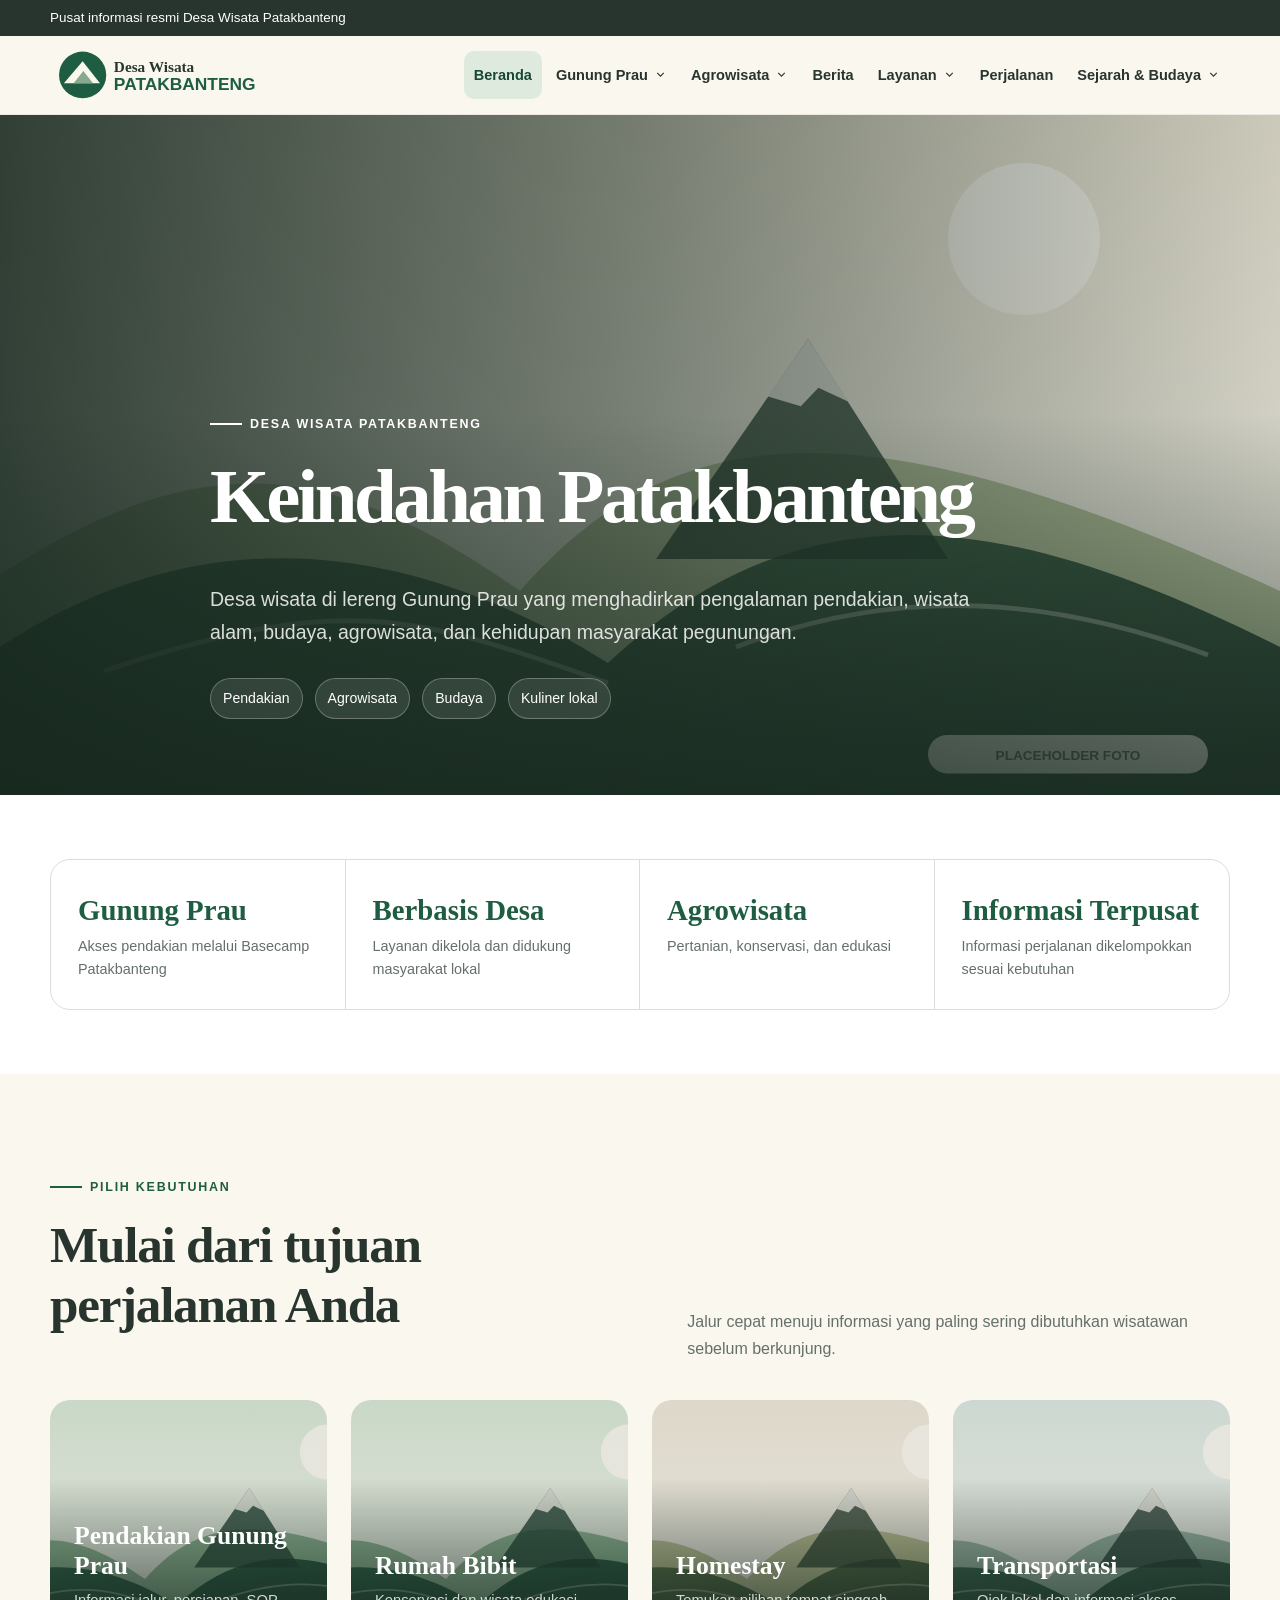
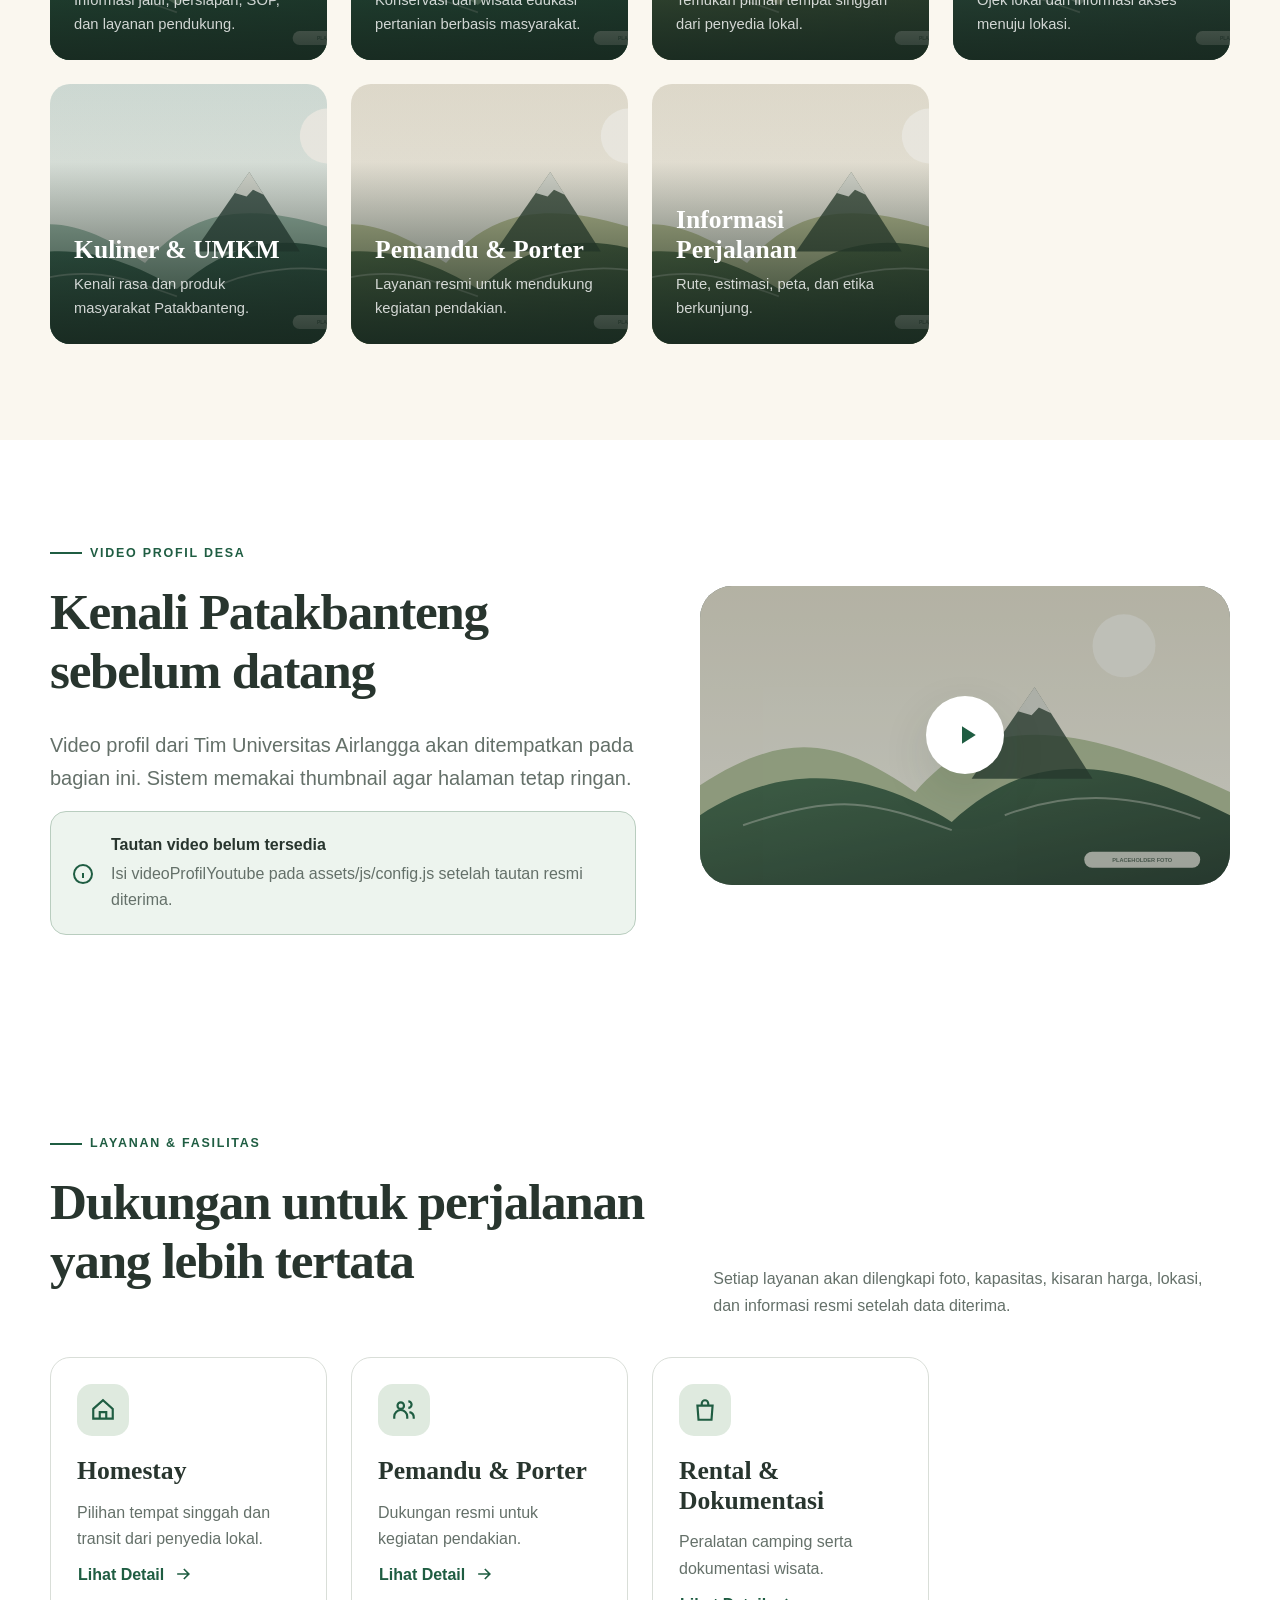
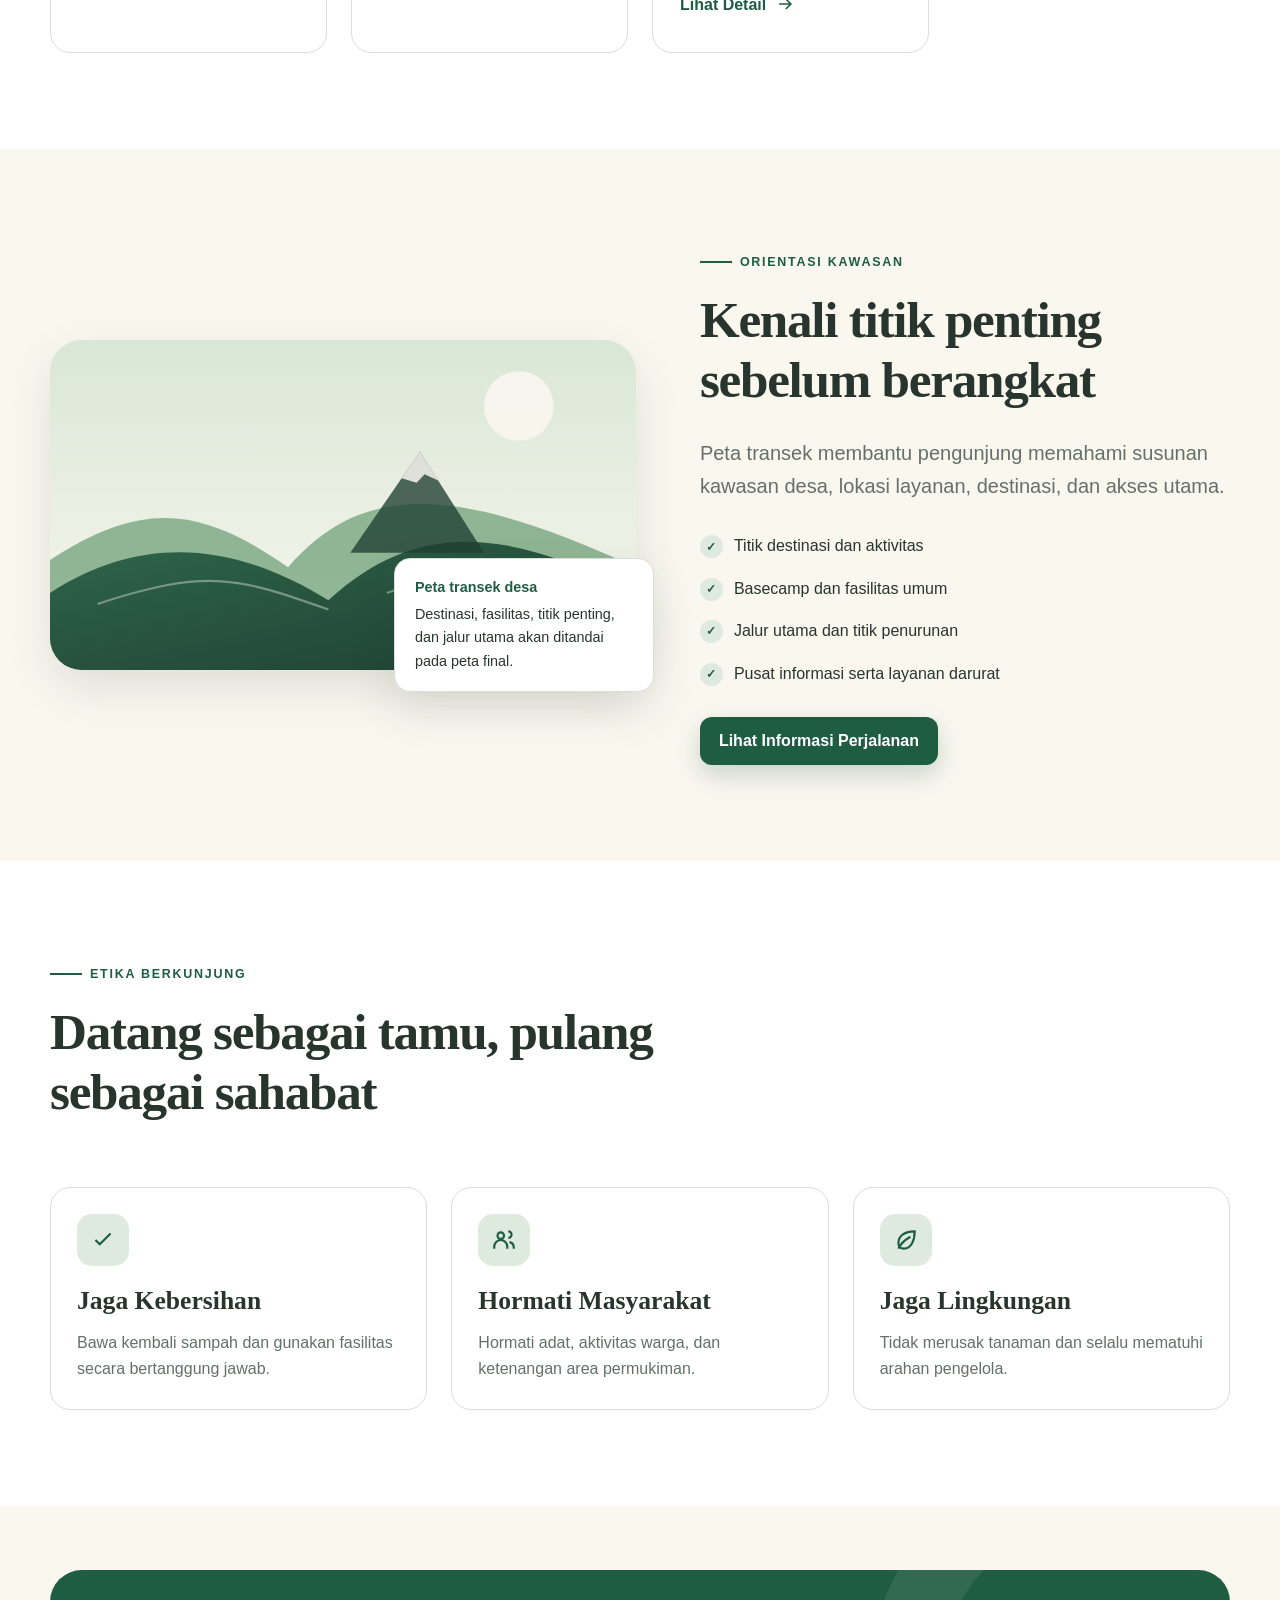
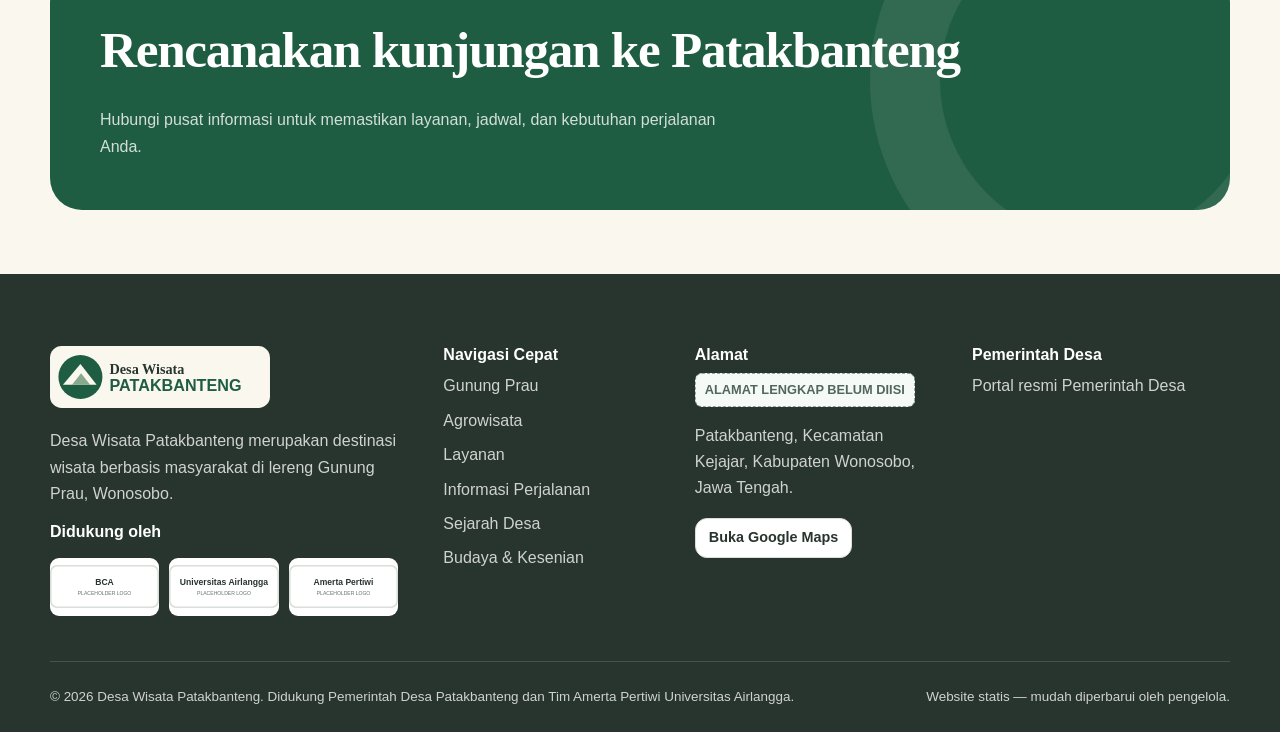
<file: index.html>
<!doctype html>
<html class="no-js" lang="id">
<head>
<meta charset="utf-8"/>
<meta content="width=device-width,initial-scale=1" name="viewport"/>
<meta content="Informasi Desa Wisata Patakbanteng, Gunung Prau, agrowisata, layanan wisata, dan produk lokal." name="description"/>
<meta content="#1f5d42" name="theme-color"/>
<title>Beranda | Desa Wisata Patakbanteng</title>
<link href="assets/icons/favicon.svg" rel="icon" type="image/svg+xml"/>
<link href="assets/css/style.css" rel="stylesheet"/>
<link href="assets/css/responsive.css" rel="stylesheet"/>
</head>
<body>
<a class="skip-link" href="#main-content">Lewati ke konten utama</a>
<div class="topbar">
<div class="container">
<span>Pusat informasi resmi Desa Wisata Patakbanteng</span>
</div>
</div>
<header class="site-header">
<div class="container nav-wrap">
<a aria-label="Beranda Desa Wisata Patakbanteng" class="brand" href="index.html"><img alt="Logo placeholder Desa Wisata Patakbanteng" src="assets/images/logo/logo-patakbanteng.svg"/></a>
<nav aria-label="Navigasi utama" class="main-nav">
<ul class="nav-list">
<li class="nav-item"><a class="nav-link" data-page="index.html" href="index.html">Beranda</a></li>
<li class="nav-item">
<button aria-expanded="false" class="dropdown-toggle" data-page="gunung-prau.html,basecamp.html">Gunung Prau
<svg fill="none" stroke="currentColor" stroke-width="2" viewbox="0 0 24 24"><path d="m6 9 6 6 6-6"></path></svg>
</button>
<div class="dropdown-menu">
<a data-page="gunung-prau.html" href="gunung-prau.html">Informasi Pendakian</a>
<a data-page="basecamp.html" href="basecamp.html">Basecamp Patakbanteng</a>
</div>
</li>
<li class="nav-item">
<button aria-expanded="false" class="dropdown-toggle" data-page="agrowisata.html,rumah-bibit.html">Agrowisata
<svg fill="none" stroke="currentColor" stroke-width="2" viewbox="0 0 24 24"><path d="m6 9 6 6 6-6"></path></svg>
</button>
<div class="dropdown-menu">
<a data-page="agrowisata.html" href="agrowisata.html">Agrowisata Desa</a>
<a data-page="rumah-bibit.html" href="rumah-bibit.html">Rumah Bibit</a>
<a href="agrowisata.html#konservasi">Konservasi</a>
</div>
</li>
<li class="nav-item"><a class="nav-link" data-page="berita.html" href="berita.html">Berita</a></li>
<li class="nav-item">
<button aria-expanded="false" class="dropdown-toggle" data-page="layanan.html,kuliner.html">Layanan
<svg fill="none" stroke="currentColor" stroke-width="2" viewbox="0 0 24 24"><path d="m6 9 6 6 6-6"></path></svg>
</button>
<div class="dropdown-menu">
<a data-page="layanan.html" href="layanan.html">Semua Layanan</a>
<a href="layanan.html#homestay">Homestay</a>
<a href="layanan.html#transportasi">Ojek Basecamp</a>
<a href="layanan.html#pemandu">Pemandu &amp; Porter</a>
<a data-page="kuliner.html" href="kuliner.html">Kuliner &amp; UMKM</a>
</div>
</li>
<li class="nav-item"><a class="nav-link" data-page="perjalanan.html" href="perjalanan.html">Perjalanan</a></li>
<li class="nav-item">
<button aria-expanded="false" class="dropdown-toggle" data-page="tentang.html">Sejarah &amp; Budaya
<svg fill="none" stroke="currentColor" stroke-width="2" viewbox="0 0 24 24"><path d="m6 9 6 6 6-6"></path></svg>
</button>
<div class="dropdown-menu">
<a href="tentang.html#sejarah">Sejarah Desa</a>
<a href="tentang.html#budaya">Budaya &amp; Kesenian</a>
</div>
</li>
</ul>
</nav>

<button aria-expanded="false" aria-label="Buka menu" class="menu-toggle">
<span></span>
</button>
</div>
</header>
<main id="main-content">
<section class="hero home-hero">
<div class="hero-media">
<img alt="Keindahan Desa Wisata Patakbanteng" src="assets/images/hero/patakbanteng-hero.svg"/>
</div>
<div class="container hero-content">
<span class="eyebrow">Desa Wisata Patakbanteng</span>
<h1>Keindahan Patakbanteng</h1>
<p class="lead">
            Desa wisata di lereng Gunung Prau yang menghadirkan pengalaman
            pendakian, wisata alam, budaya, agrowisata, dan kehidupan masyarakat
            pegunungan.
          </p>

<div class="hero-meta">
<span class="hero-chip">Pendakian</span><span class="hero-chip">Agrowisata</span><span class="hero-chip">Budaya</span><span class="hero-chip">Kuliner lokal</span>
</div>
</div>
</section>
<section class="section-sm section-alt">
<div class="container">
<div class="info-strip reveal">
<div class="stat">
<div class="stat-value">Gunung Prau</div>
<div class="stat-label">
                Akses pendakian melalui Basecamp Patakbanteng
              </div>
</div>
<div class="stat">
<div class="stat-value">Berbasis Desa</div>
<div class="stat-label">
                Layanan dikelola dan didukung masyarakat lokal
              </div>
</div>
<div class="stat">
<div class="stat-value">Agrowisata</div>
<div class="stat-label">Pertanian, konservasi, dan edukasi</div>
</div>
<div class="stat">
<div class="stat-value">Informasi Terpusat</div>
<div class="stat-label">Informasi perjalanan dikelompokkan sesuai kebutuhan</div>
</div>
</div>
</div>
</section>
<section class="section" id="kebutuhan">
<div class="container">
<div class="section-head">
<div>
<span class="eyebrow">Pilih kebutuhan</span>
<h2>Mulai dari tujuan perjalanan Anda</h2>
</div>
<p>
              Jalur cepat menuju informasi yang paling sering dibutuhkan
              wisatawan sebelum berkunjung.
            </p>
</div>
<div class="grid grid-4">
<a class="shortcut-card reveal" href="gunung-prau.html"><img alt="Placeholder Gunung Prau" src="assets/images/hero/gunung-prau-hero.svg"/>
<div class="content">
<h3>Pendakian Gunung Prau</h3>
<p>Informasi jalur, persiapan, SOP, dan layanan pendukung.</p>
</div></a><a class="shortcut-card reveal" href="rumah-bibit.html"><img alt="Placeholder Rumah Bibit" src="assets/images/hero/rumah-bibit-hero.svg"/>
<div class="content">
<h3>Rumah Bibit</h3>
<p>
                  Konservasi dan wisata edukasi pertanian berbasis masyarakat.
                </p>
</div></a><a class="shortcut-card reveal" href="layanan.html#homestay"><img alt="Placeholder Homestay" src="assets/images/hero/layanan-hero.svg"/>
<div class="content">
<h3>Homestay</h3>
<p>Temukan pilihan tempat singgah dari penyedia lokal.</p>
</div></a><a class="shortcut-card reveal" href="layanan.html#transportasi"><img alt="Placeholder Transportasi" src="assets/images/hero/perjalanan-hero.svg"/>
<div class="content">
<h3>Transportasi</h3>
<p>Ojek lokal dan informasi akses menuju lokasi.</p>
</div></a><a class="shortcut-card reveal" href="kuliner.html"><img alt="Placeholder Kuliner" src="assets/images/hero/kuliner-hero.svg"/>
<div class="content">
<h3>Kuliner &amp; UMKM</h3>
<p>Kenali rasa dan produk masyarakat Patakbanteng.</p>
</div></a><a class="shortcut-card reveal" href="layanan.html#pemandu"><img alt="Placeholder pemandu dan porter" src="assets/images/hero/basecamp-hero.svg"/>
<div class="content">
<h3>Pemandu &amp; Porter</h3>
<p>Layanan resmi untuk mendukung kegiatan pendakian.</p>
</div></a><a class="shortcut-card reveal" href="perjalanan.html"><img alt="Placeholder informasi perjalanan" src="assets/images/hero/tentang-hero.svg"/>
<div class="content">
<h3>Informasi Perjalanan</h3>
<p>Rute, estimasi, peta, dan etika berkunjung.</p>
</div></a>
</div>
</div>
</section>
<section class="section section-alt" id="video">
<div class="container">
<div class="split">
<div>
<span class="eyebrow">Video profil desa</span>
<h2>Kenali Patakbanteng sebelum datang</h2>
<p class="lead">
                Video profil dari Tim Universitas Airlangga akan ditempatkan
                pada bagian ini. Sistem memakai thumbnail agar halaman tetap
                ringan.
              </p>
<div class="notice">
<svg fill="none" stroke="currentColor" stroke-width="2" viewbox="0 0 24 24">
<circle cx="12" cy="12" r="9"></circle>
<path d="M12 11v5M12 8h.01"></path>
</svg>
<div>
<strong>Tautan video belum tersedia</strong>
<p>
                    Isi videoProfilYoutube pada assets/js/config.js setelah
                    tautan resmi diterima.
                  </p>
</div>
</div>
</div>
<div class="video-placeholder reveal">
<img alt="Thumbnail placeholder video profil desa" src="assets/images/hero/patakbanteng-hero.svg"/><button aria-label="Putar video profil" class="video-play" data-video-profile="">
<span><svg fill="currentColor" viewbox="0 0 24 24">
<path d="m8 5 11 7-11 7V5Z"></path></svg></span>
</button>
</div>
</div>
</div>
</section>
<section class="section section-alt" id="layanan">
<div class="container">
<div class="section-head">
<div>
<span class="eyebrow">Layanan &amp; fasilitas</span>
<h2>Dukungan untuk perjalanan yang lebih tertata</h2>
</div>
<p>
              Setiap layanan akan dilengkapi foto, kapasitas, kisaran harga,
              lokasi, dan informasi resmi setelah data diterima.
            </p>
</div>
<div class="grid grid-4">
<article class="card icon-card reveal">
<div class="icon-box">
<svg fill="none" stroke="currentColor" stroke-width="2" viewbox="0 0 24 24">
<path d="m3 11 9-8 9 8v9H3v-9Z"></path>
<path d="M9 20v-6h6v6"></path>
</svg>
</div>
<h3>Homestay</h3>
<p>Pilihan tempat singgah dan transit dari penyedia lokal.</p>
<a class="btn btn-ghost" href="layanan.html#homestay">Lihat Detail
                <svg class="icon" fill="none" stroke="currentColor" stroke-width="2" viewbox="0 0 24 24">
<path d="M5 12h14M13 6l6 6-6 6"></path></svg></a>
</article>
<article class="card icon-card reveal">
<div class="icon-box">
<svg fill="none" stroke="currentColor" stroke-width="2" viewbox="0 0 24 24">
<circle cx="9" cy="8" r="3"></circle>
<path d="M3 20v-2a6 6 0 0 1 12 0v2M16 4a3 3 0 0 1 0 6M17 14a5 5 0 0 1 4 5v1"></path>
</svg>
</div>
<h3>Pemandu &amp; Porter</h3>
<p>Dukungan resmi untuk kegiatan pendakian.</p>
<a class="btn btn-ghost" href="layanan.html#pemandu">Lihat Detail
                <svg class="icon" fill="none" stroke="currentColor" stroke-width="2" viewbox="0 0 24 24">
<path d="M5 12h14M13 6l6 6-6 6"></path></svg></a>
</article>
<article class="card icon-card reveal">
<div class="icon-box">
<svg fill="none" stroke="currentColor" stroke-width="2" viewbox="0 0 24 24">
<path d="M5 8h14l-1 13H6L5 8Z"></path>
<path d="M9 8V6a3 3 0 0 1 6 0v2"></path>
</svg>
</div>
<h3>Rental &amp; Dokumentasi</h3>
<p>Peralatan camping serta dokumentasi wisata.</p>
<a class="btn btn-ghost" href="layanan.html#lainnya">Lihat Detail
                <svg class="icon" fill="none" stroke="currentColor" stroke-width="2" viewbox="0 0 24 24">
<path d="M5 12h14M13 6l6 6-6 6"></path></svg></a>
</article>
</div>
</div>
</section>
<section class="section" id="peta">
<div class="container">
<div class="split">
<div class="split-media reveal">
<img alt="Placeholder peta transek Desa Patakbanteng" loading="lazy" src="assets/images/umum/peta-transek.svg"/>
<div class="floating-note">
<strong>Peta transek desa</strong>Destinasi, fasilitas, titik
                penting, dan jalur utama akan ditandai pada peta final.
              </div>
</div>
<div>
<span class="eyebrow">Orientasi kawasan</span>
<h2>Kenali titik penting sebelum berangkat</h2>
<p class="lead">
                Peta transek membantu pengunjung memahami susunan kawasan desa,
                lokasi layanan, destinasi, dan akses utama.
              </p>
<ul class="list-check">
<li>Titik destinasi dan aktivitas</li>
<li>Basecamp dan fasilitas umum</li>
<li>Jalur utama dan titik penurunan</li>
<li>Pusat informasi serta layanan darurat</li>
</ul>
<a class="btn btn-primary" href="perjalanan.html#peta">Lihat Informasi Perjalanan</a>
</div>
</div>
</div>
</section>
<section class="section section-alt" id="etika">
<div class="container">
<div class="section-head">
<div>
<span class="eyebrow">Etika berkunjung</span>
<h2>Datang sebagai tamu, pulang sebagai sahabat</h2>
</div>
</div>
<div class="grid grid-3">
<article class="card icon-card reveal">
<div class="icon-box">
<svg fill="none" stroke="currentColor" stroke-width="2" viewbox="0 0 24 24">
<path d="m5 12 4 4L19 6"></path>
</svg>
</div>
<h3>Jaga Kebersihan</h3>
<p>
                Bawa kembali sampah dan gunakan fasilitas secara bertanggung
                jawab.
              </p>
</article>
<article class="card icon-card reveal">
<div class="icon-box">
<svg fill="none" stroke="currentColor" stroke-width="2" viewbox="0 0 24 24">
<circle cx="9" cy="8" r="3"></circle>
<path d="M3 20v-2a6 6 0 0 1 12 0v2M16 4a3 3 0 0 1 0 6M17 14a5 5 0 0 1 4 5v1"></path>
</svg>
</div>
<h3>Hormati Masyarakat</h3>
<p>
                Hormati adat, aktivitas warga, dan ketenangan area permukiman.
              </p>
</article>
<article class="card icon-card reveal">
<div class="icon-box">
<svg fill="none" stroke="currentColor" stroke-width="2" viewbox="0 0 24 24">
<path d="M20 4C11 4 5 8 5 15c0 3 2 5 5 5 7 0 10-8 10-16Z"></path>
<path d="M5 20c2-5 6-8 11-11"></path>
</svg>
</div>
<h3>Jaga Lingkungan</h3>
<p>Tidak merusak tanaman dan selalu mematuhi arahan pengelola.</p>
</article>
</div>
</div>
</section>
<section class="section-sm">
<div class="container">
<div class="cta reveal">
<div>
<h2>Rencanakan kunjungan ke Patakbanteng</h2>
<p>
                Hubungi pusat informasi untuk memastikan layanan, jadwal, dan
                kebutuhan perjalanan Anda.
              </p>
</div>

</div>
</div>
</section>
</main>
<footer class="site-footer">
<div class="container">
<div class="footer-grid">
<div>
<img alt="Logo placeholder Desa Wisata Patakbanteng" class="footer-logo" src="assets/images/logo/logo-patakbanteng.svg"/>
<p>
              Desa Wisata Patakbanteng merupakan destinasi wisata berbasis
              masyarakat di lereng Gunung Prau, Wonosobo.
            </p>
<h3>Didukung oleh</h3>
<div class="partner-logos">
<img alt="Placeholder logo BCA" loading="lazy" src="assets/images/logo/bca.svg"/><img alt="Placeholder logo Universitas Airlangga" loading="lazy" src="assets/images/logo/universitas-airlangga.svg"/><img alt="Placeholder logo Amerta Pertiwi" loading="lazy" src="assets/images/logo/amerta-pertiwi.svg"/>
</div>
</div>
<div>
<h3>Navigasi Cepat</h3>
<ul>
<li><a href="gunung-prau.html">Gunung Prau</a></li>
<li><a href="agrowisata.html">Agrowisata</a></li>
<li><a href="layanan.html">Layanan</a></li>
<li><a href="perjalanan.html">Informasi Perjalanan</a></li>
<li><a href="tentang.html#sejarah">Sejarah Desa</a></li>
<li><a href="tentang.html#budaya">Budaya &amp; Kesenian</a></li>
</ul>
</div>
<div>
<h3>Alamat</h3>
<p><span class="placeholder">ALAMAT LENGKAP BELUM DIISI</span></p>
<p>
              Patakbanteng, Kecamatan Kejajar, Kabupaten Wonosobo, Jawa Tengah.
            </p>
<a class="btn btn-secondary btn-sm" data-map="desa" href="perjalanan.html#peta">Buka Google Maps</a>
</div>
<div>
<h3>Pemerintah Desa</h3>
<a href="https://patakbanteng-kejajar.desa.id" rel="noopener" target="_blank">Portal resmi Pemerintah Desa</a>
</div>
</div>
<div class="footer-bottom">
<span>© <span data-year="">2026</span> Desa Wisata Patakbanteng. Didukung
            Pemerintah Desa Patakbanteng dan Tim Amerta Pertiwi Universitas
            Airlangga.</span><span>Website statis — mudah diperbarui oleh pengelola.</span>
</div>
</div>
</footer>
<button aria-label="Kembali ke atas" class="back-to-top">↑</button>
<div aria-label="Tampilan gambar besar" aria-modal="true" class="lightbox" role="dialog">
<button aria-label="Tutup" class="lightbox-close">×</button><img alt="" src="assets/images/umum/galeri-1.svg"/>
</div>
<script src="assets/js/config.js"></script>
<script src="assets/js/main.js"></script>
</body>
</html>
</file>
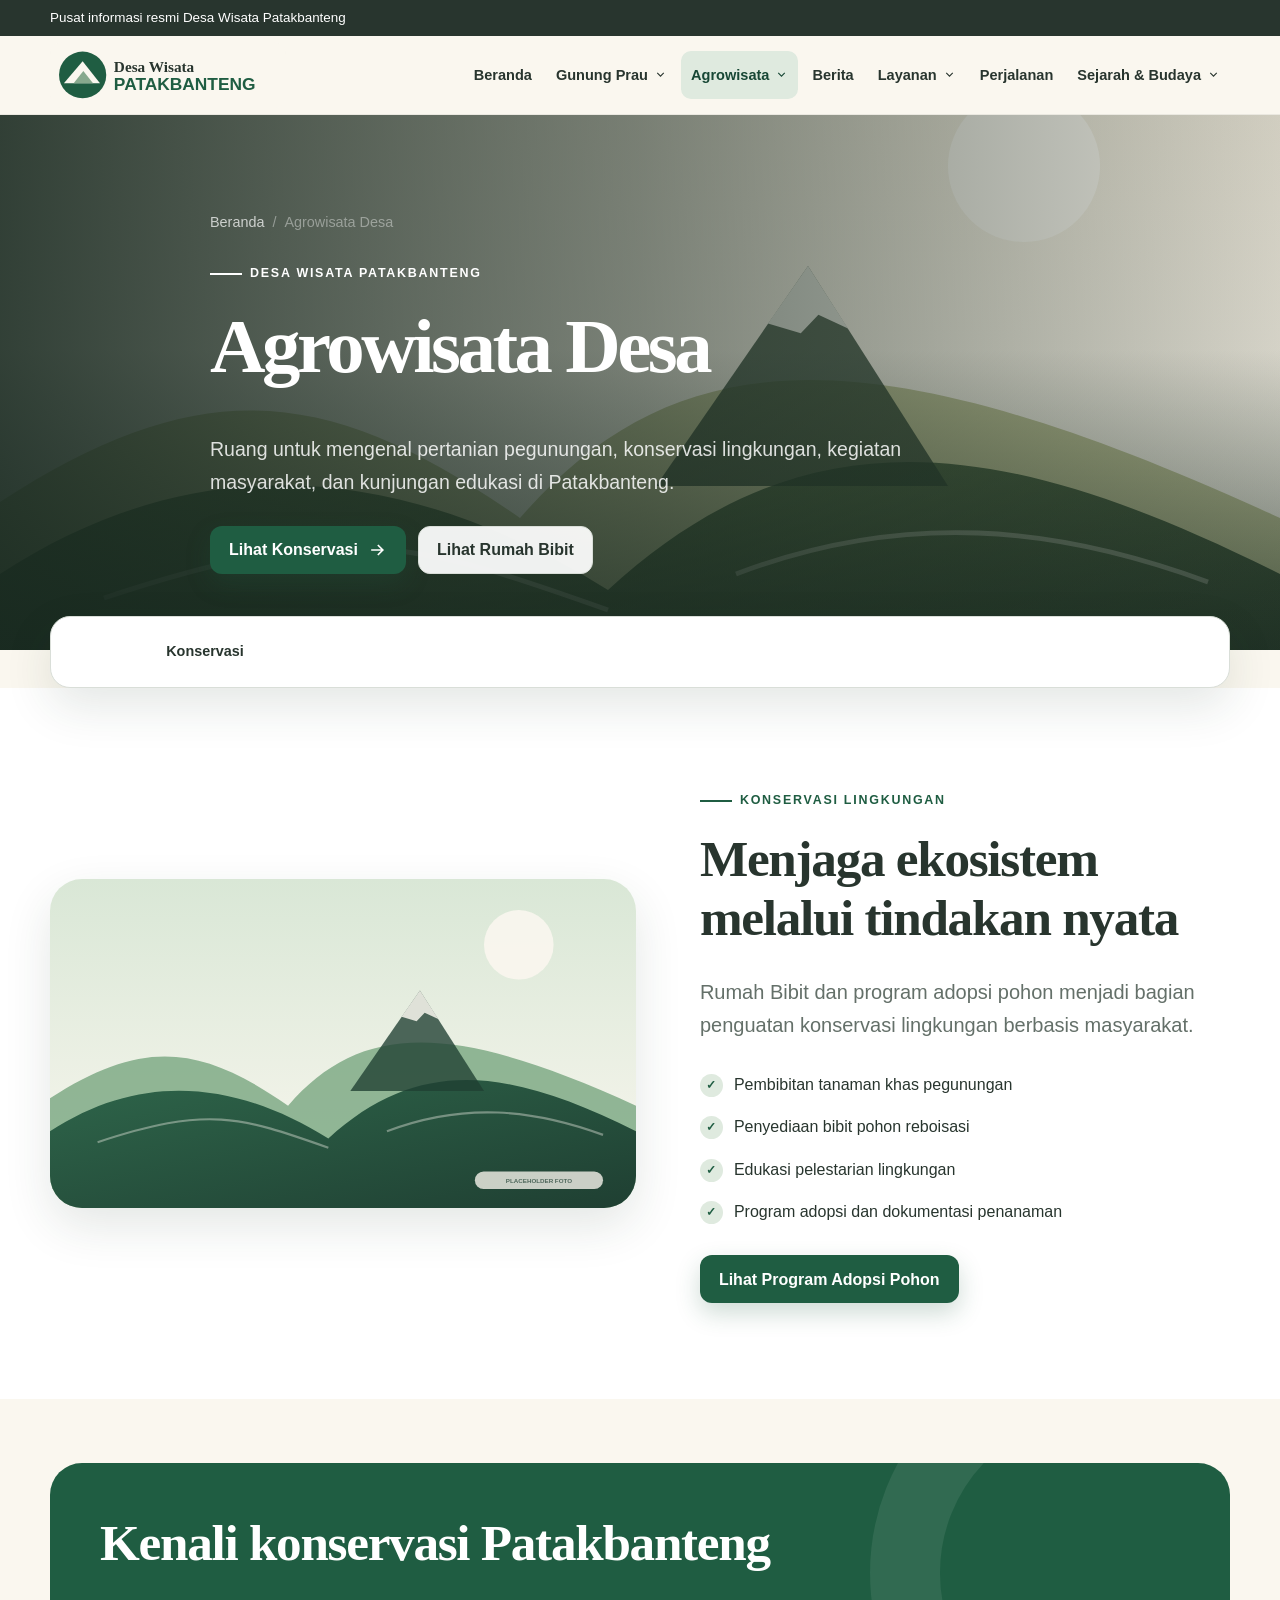
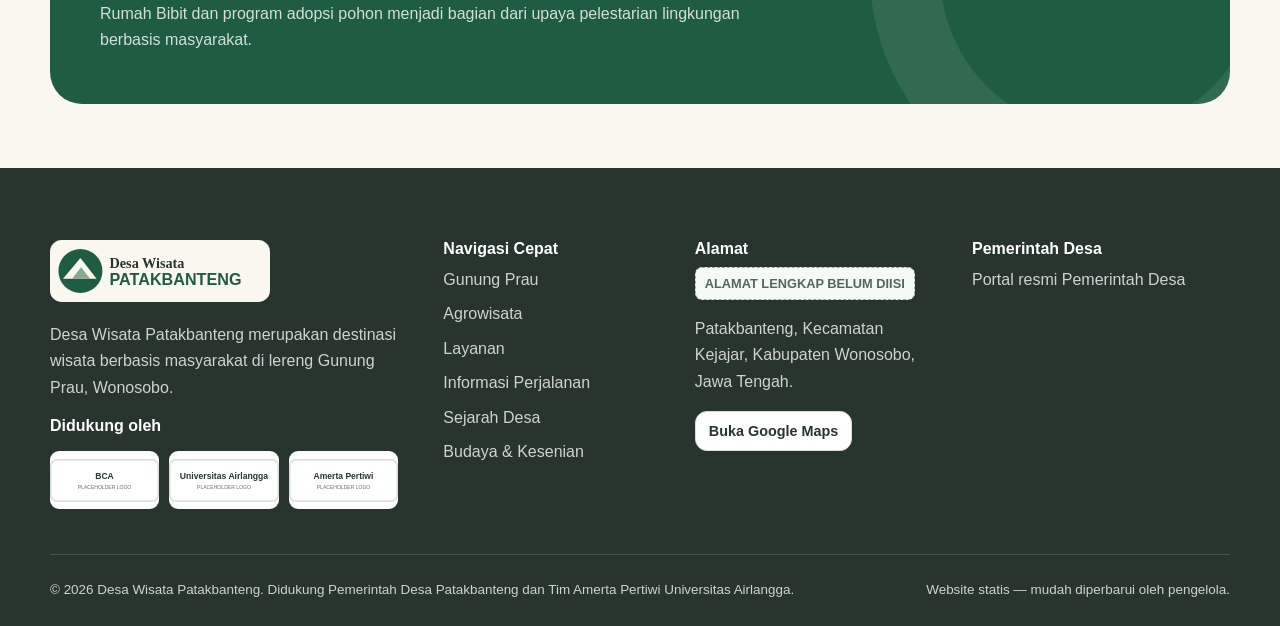
<file: agrowisata.html>
<!doctype html>
<html class="no-js" lang="id">
<head>
<meta charset="utf-8"/>
<meta content="width=device-width,initial-scale=1" name="viewport"/>
<meta content="Agrowisata, konservasi, pendidikan pertanian, dan kunjungan kelompok Desa Patakbanteng." name="description"/>
<meta content="#1f5d42" name="theme-color"/>
<title>Agrowisata Desa | Desa Wisata Patakbanteng</title>
<link href="assets/icons/favicon.svg" rel="icon" type="image/svg+xml"/>
<link href="assets/css/style.css" rel="stylesheet"/>
<link href="assets/css/responsive.css" rel="stylesheet"/>
</head>
<body>
<a class="skip-link" href="#main-content">Lewati ke konten utama</a>
<div class="topbar">
<div class="container">
<span>Pusat informasi resmi Desa Wisata Patakbanteng</span>
</div>
</div>
<header class="site-header">
<div class="container nav-wrap">
<a aria-label="Beranda Desa Wisata Patakbanteng" class="brand" href="index.html"><img alt="Logo placeholder Desa Wisata Patakbanteng" src="assets/images/logo/logo-patakbanteng.svg"/></a>
<nav aria-label="Navigasi utama" class="main-nav">
<ul class="nav-list">
<li class="nav-item"><a class="nav-link" data-page="index.html" href="index.html">Beranda</a></li>
<li class="nav-item">
<button aria-expanded="false" class="dropdown-toggle" data-page="gunung-prau.html,basecamp.html">Gunung Prau
<svg fill="none" stroke="currentColor" stroke-width="2" viewbox="0 0 24 24"><path d="m6 9 6 6 6-6"></path></svg>
</button>
<div class="dropdown-menu">
<a data-page="gunung-prau.html" href="gunung-prau.html">Informasi Pendakian</a>
<a data-page="basecamp.html" href="basecamp.html">Basecamp Patakbanteng</a>
</div>
</li>
<li class="nav-item">
<button aria-expanded="false" class="dropdown-toggle" data-page="agrowisata.html,rumah-bibit.html">Agrowisata
<svg fill="none" stroke="currentColor" stroke-width="2" viewbox="0 0 24 24"><path d="m6 9 6 6 6-6"></path></svg>
</button>
<div class="dropdown-menu">
<a data-page="agrowisata.html" href="agrowisata.html">Agrowisata Desa</a>
<a data-page="rumah-bibit.html" href="rumah-bibit.html">Rumah Bibit</a>
<a href="agrowisata.html#konservasi">Konservasi</a>
</div>
</li>
<li class="nav-item"><a class="nav-link" data-page="berita.html" href="berita.html">Berita</a></li>
<li class="nav-item">
<button aria-expanded="false" class="dropdown-toggle" data-page="layanan.html,kuliner.html">Layanan
<svg fill="none" stroke="currentColor" stroke-width="2" viewbox="0 0 24 24"><path d="m6 9 6 6 6-6"></path></svg>
</button>
<div class="dropdown-menu">
<a data-page="layanan.html" href="layanan.html">Semua Layanan</a>
<a href="layanan.html#homestay">Homestay</a>
<a href="layanan.html#transportasi">Ojek Basecamp</a>
<a href="layanan.html#pemandu">Pemandu &amp; Porter</a>
<a data-page="kuliner.html" href="kuliner.html">Kuliner &amp; UMKM</a>
</div>
</li>
<li class="nav-item"><a class="nav-link" data-page="perjalanan.html" href="perjalanan.html">Perjalanan</a></li>
<li class="nav-item">
<button aria-expanded="false" class="dropdown-toggle" data-page="tentang.html">Sejarah &amp; Budaya
<svg fill="none" stroke="currentColor" stroke-width="2" viewbox="0 0 24 24"><path d="m6 9 6 6 6-6"></path></svg>
</button>
<div class="dropdown-menu">
<a href="tentang.html#sejarah">Sejarah Desa</a>
<a href="tentang.html#budaya">Budaya &amp; Kesenian</a>
</div>
</li>
</ul>
</nav>

<button aria-expanded="false" aria-label="Buka menu" class="menu-toggle">
<span></span>
</button>
</div>
</header>
<main id="main-content">
<section class="hero page-hero">
<div class="hero-media">
<img alt="Placeholder visual Agrowisata Desa" src="assets/images/hero/agrowisata-hero.svg"/>
</div>
<div class="container hero-content">
<div class="breadcrumb">
<a href="index.html">Beranda</a><span>/</span><span>Agrowisata Desa</span>
</div>
<span class="eyebrow">Desa Wisata Patakbanteng</span>
<h1>Agrowisata Desa</h1>
<p class="lead">
            Ruang untuk mengenal pertanian pegunungan, konservasi lingkungan,
            kegiatan masyarakat, dan kunjungan edukasi di Patakbanteng.
          </p>
<div class="button-row">
<a class="btn btn-primary" href="#konservasi">Lihat Konservasi <svg class="icon" fill="none" stroke="currentColor" stroke-width="2" viewbox="0 0 24 24">
<path d="M5 12h14M13 6l6 6-6 6"></path></svg></a><a class="btn btn-secondary" href="rumah-bibit.html">Lihat Rumah Bibit
            </a>
</div>
</div>
</section>
<nav aria-label="Navigasi bagian" class="quick-nav">
<div class="container">
<div class="quick-nav-inner">
<a href="#konservasi">Konservasi</a>
</div>
</div>
</nav>
<section class="section section-alt" id="konservasi">
<div class="container">
<div class="split">
<div class="split-media reveal">
<img alt="Placeholder kegiatan konservasi" loading="lazy" src="assets/images/hero/rumah-bibit-hero.svg"/>
</div>
<div>
<span class="eyebrow">Konservasi lingkungan</span>
<h2>Menjaga ekosistem melalui tindakan nyata</h2>
<p class="lead">
                Rumah Bibit dan program adopsi pohon menjadi bagian penguatan
                konservasi lingkungan berbasis masyarakat.
              </p>
<ul class="list-check">
<li>Pembibitan tanaman khas pegunungan</li>
<li>Penyediaan bibit pohon reboisasi</li>
<li>Edukasi pelestarian lingkungan</li>
<li>Program adopsi dan dokumentasi penanaman</li>
</ul>
<a class="btn btn-primary" href="rumah-bibit.html#adopsi">Lihat Program Adopsi Pohon</a>
</div>
</div>
</div>
</section>
<section class="section-sm">
<div class="container">
<div class="cta reveal">
<div>
<h2>Kenali konservasi Patakbanteng</h2>
<p>Rumah Bibit dan program adopsi pohon menjadi bagian dari upaya pelestarian lingkungan berbasis masyarakat.</p>
</div>

</div>
</div>
</section>
</main>
<footer class="site-footer">
<div class="container">
<div class="footer-grid">
<div>
<img alt="Logo placeholder Desa Wisata Patakbanteng" class="footer-logo" src="assets/images/logo/logo-patakbanteng.svg"/>
<p>
              Desa Wisata Patakbanteng merupakan destinasi wisata berbasis
              masyarakat di lereng Gunung Prau, Wonosobo.
            </p>
<h3>Didukung oleh</h3>
<div class="partner-logos">
<img alt="Placeholder logo BCA" loading="lazy" src="assets/images/logo/bca.svg"/><img alt="Placeholder logo Universitas Airlangga" loading="lazy" src="assets/images/logo/universitas-airlangga.svg"/><img alt="Placeholder logo Amerta Pertiwi" loading="lazy" src="assets/images/logo/amerta-pertiwi.svg"/>
</div>
</div>
<div>
<h3>Navigasi Cepat</h3>
<ul>
<li><a href="gunung-prau.html">Gunung Prau</a></li>
<li><a href="agrowisata.html">Agrowisata</a></li>
<li><a href="layanan.html">Layanan</a></li>
<li><a href="perjalanan.html">Informasi Perjalanan</a></li>
<li><a href="tentang.html#sejarah">Sejarah Desa</a></li>
<li><a href="tentang.html#budaya">Budaya &amp; Kesenian</a></li>
</ul>
</div>
<div>
<h3>Alamat</h3>
<p><span class="placeholder">ALAMAT LENGKAP BELUM DIISI</span></p>
<p>
              Patakbanteng, Kecamatan Kejajar, Kabupaten Wonosobo, Jawa Tengah.
            </p>
<a class="btn btn-secondary btn-sm" data-map="desa" href="perjalanan.html#peta">Buka Google Maps</a>
</div>
<div>
<h3>Pemerintah Desa</h3>
<a href="https://patakbanteng-kejajar.desa.id" rel="noopener" target="_blank">Portal resmi Pemerintah Desa</a>
</div>
</div>
<div class="footer-bottom">
<span>© <span data-year="">2026</span> Desa Wisata Patakbanteng. Didukung
            Pemerintah Desa Patakbanteng dan Tim Amerta Pertiwi Universitas
            Airlangga.</span><span>Website statis — mudah diperbarui oleh pengelola.</span>
</div>
</div>
</footer>
<button aria-label="Kembali ke atas" class="back-to-top">↑</button>
<div aria-label="Tampilan gambar besar" aria-modal="true" class="lightbox" role="dialog">
<button aria-label="Tutup" class="lightbox-close">×</button><img alt="" src="assets/images/umum/galeri-1.svg"/>
</div>
<script src="assets/js/config.js"></script>
<script src="assets/js/main.js"></script>
</body>
</html>
</file>
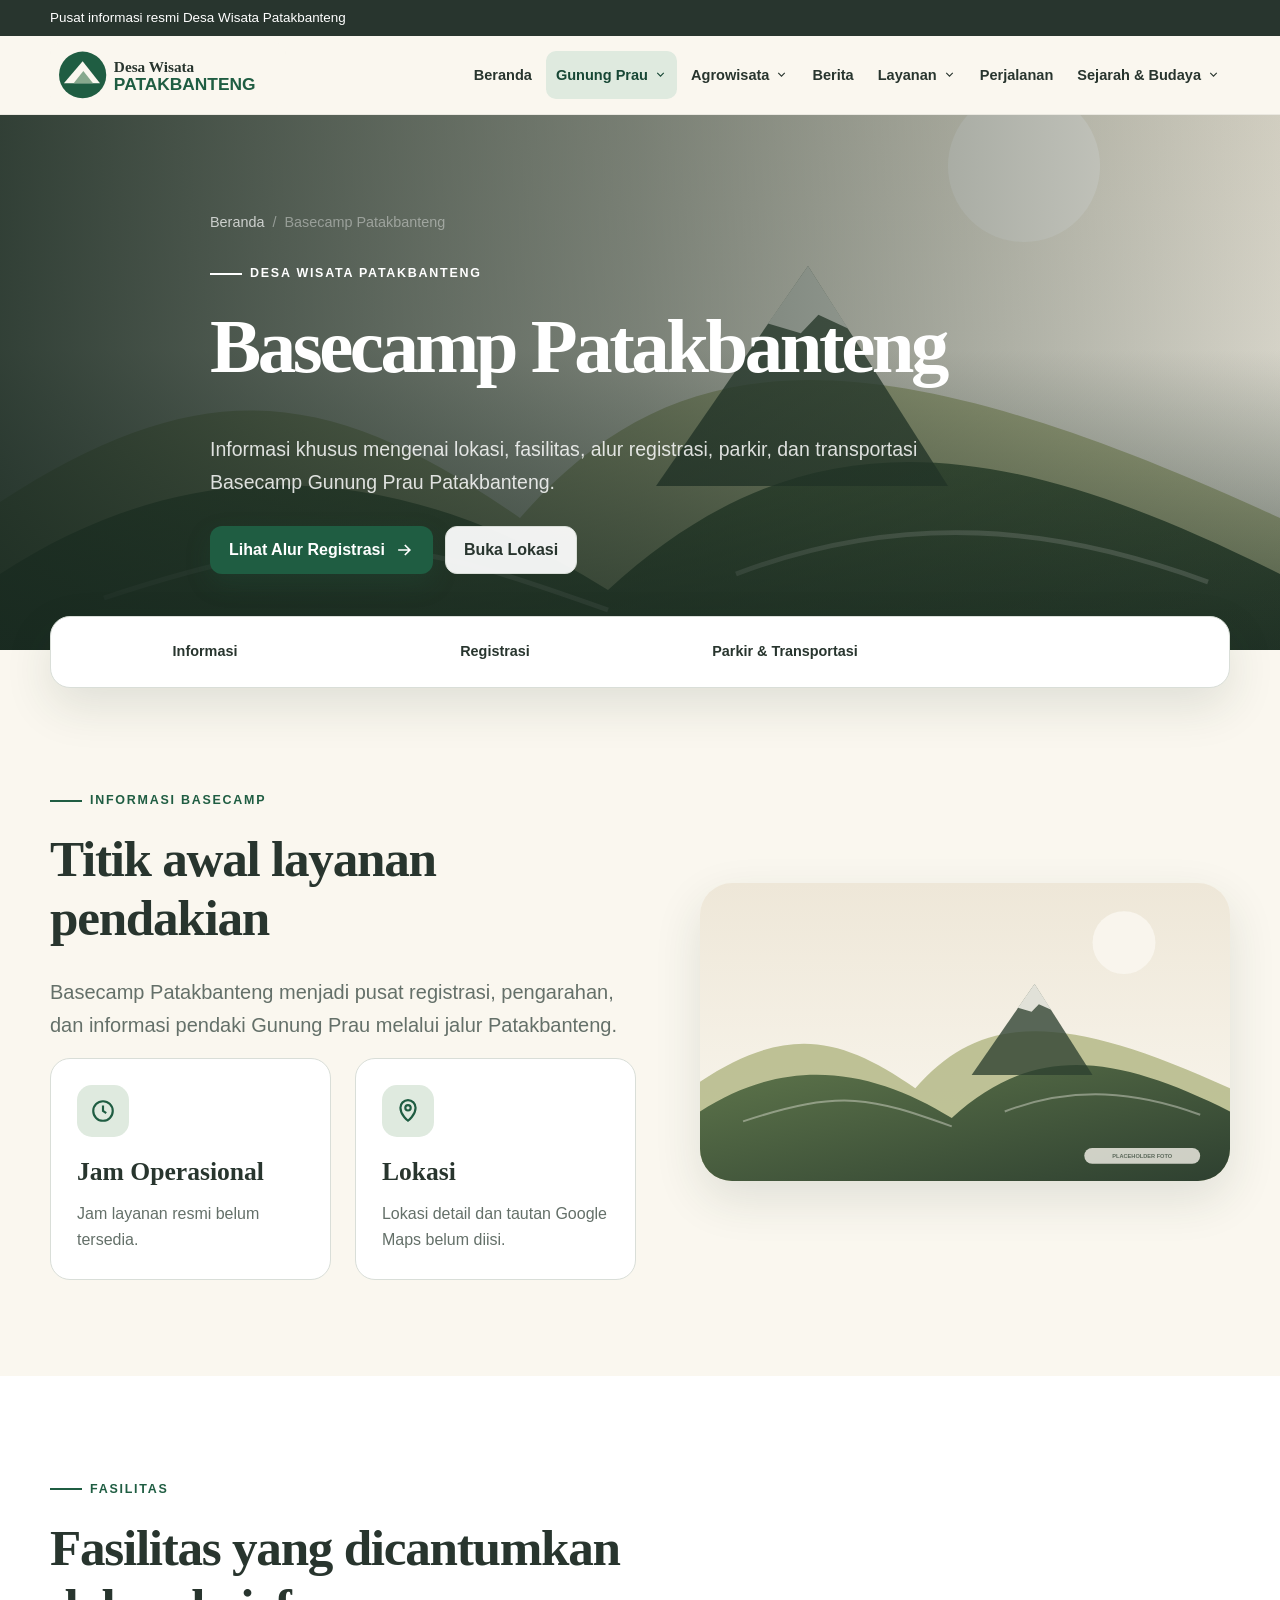
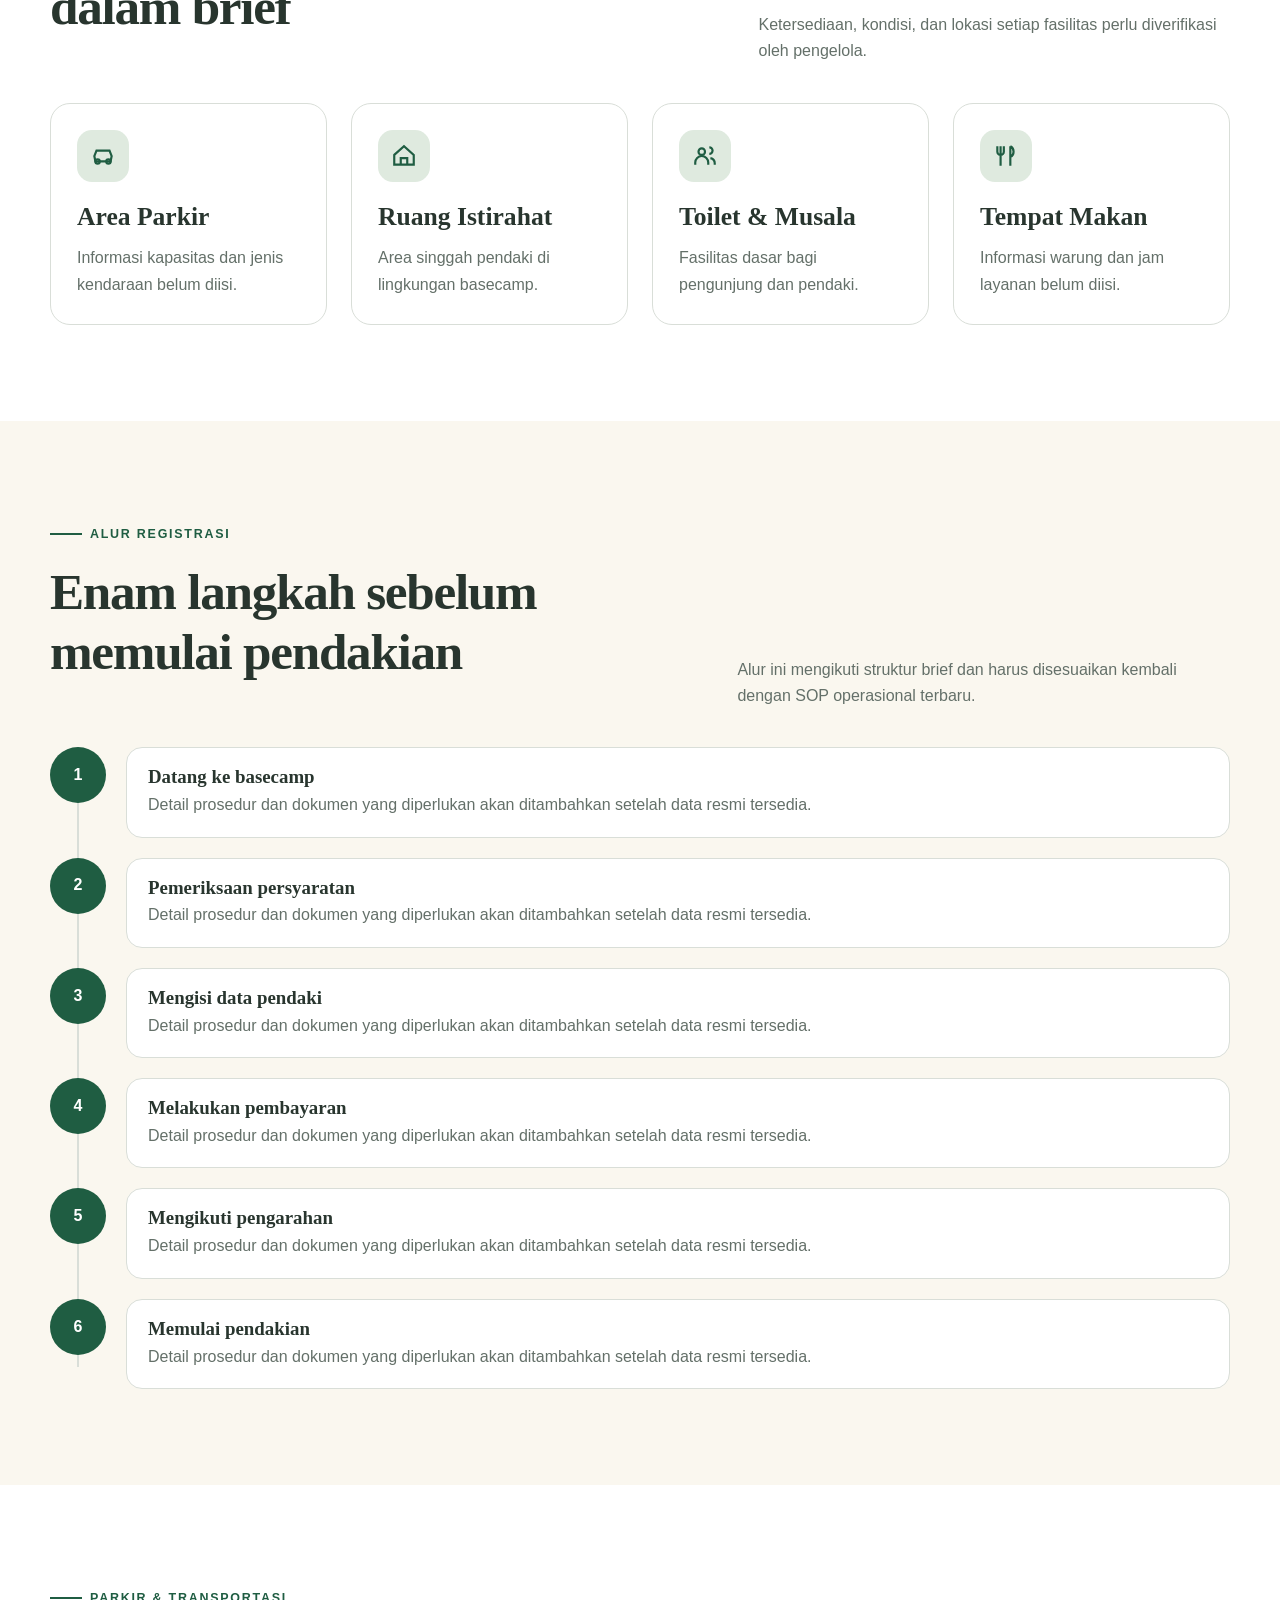
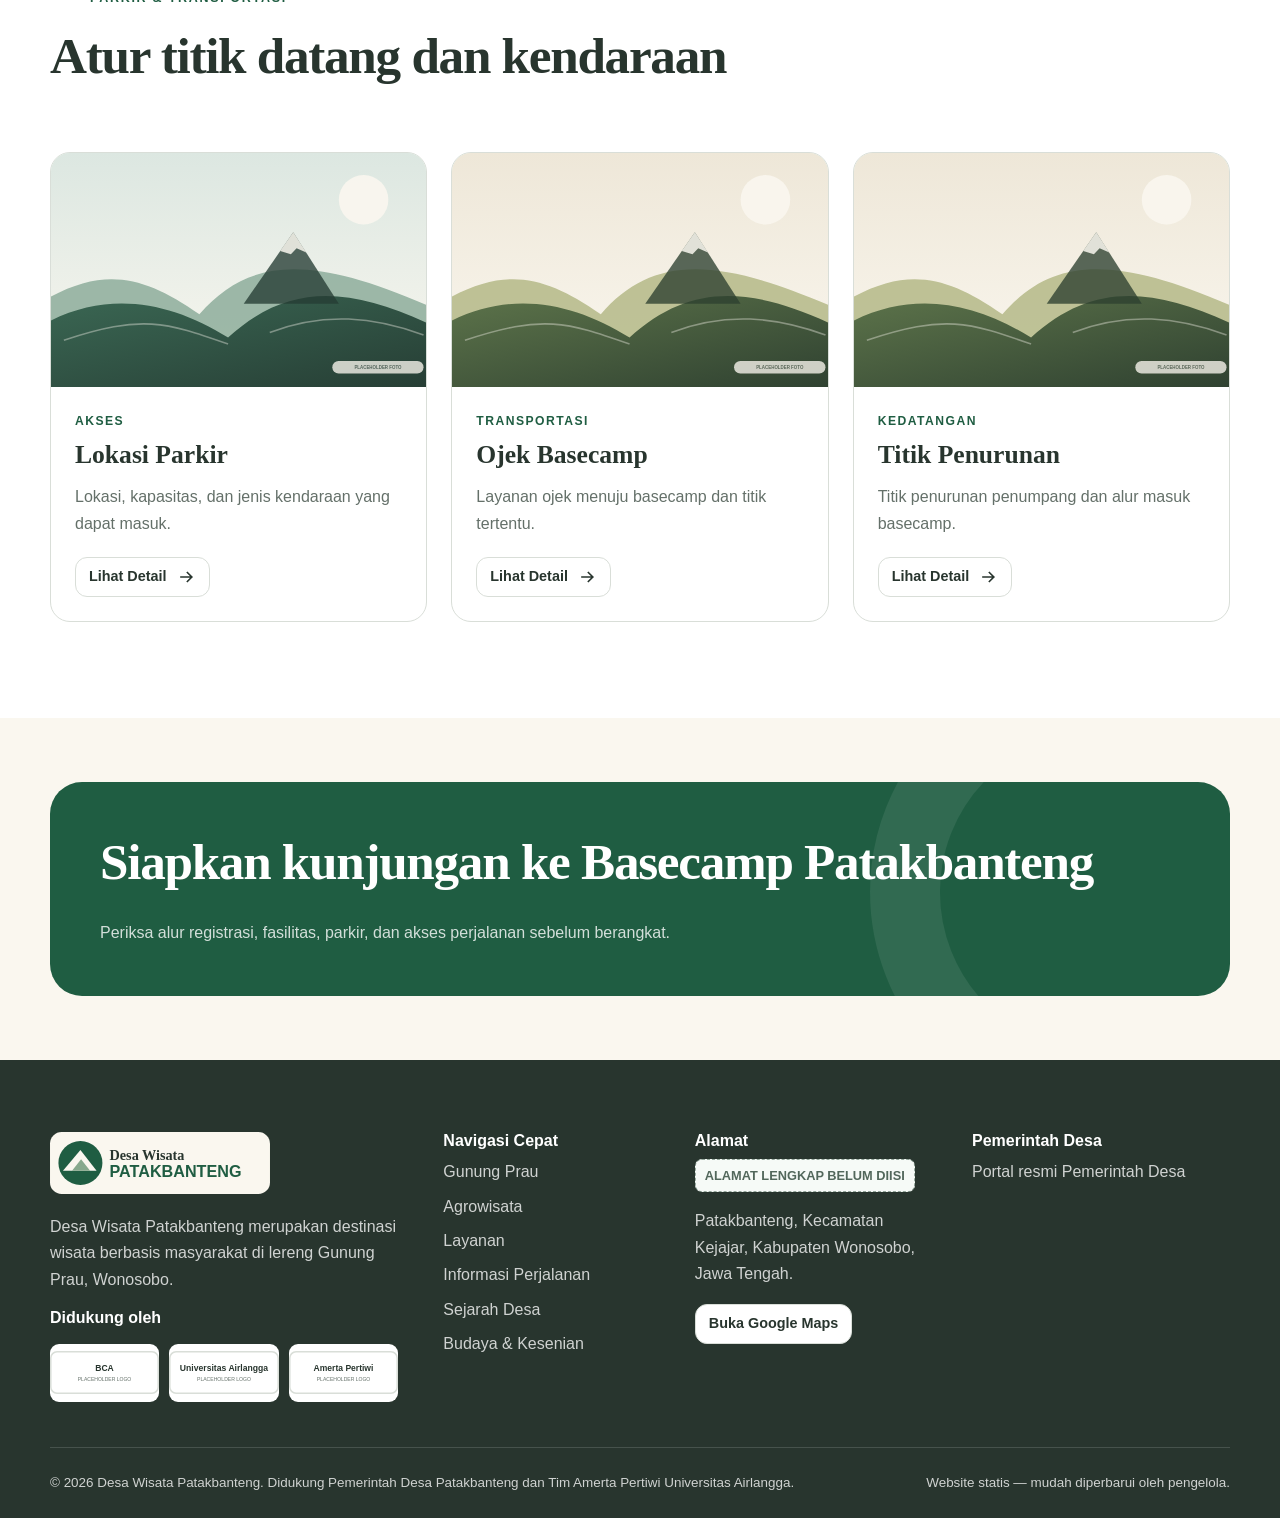
<file: basecamp.html>
<!doctype html>
<html class="no-js" lang="id"><head><meta charset="utf-8"/><meta content="width=device-width,initial-scale=1" name="viewport"/><meta content="Informasi Basecamp Gunung Prau Patakbanteng, fasilitas, registrasi, parkir, dan transportasi." name="description"/><meta content="#1f5d42" name="theme-color"/><title>Basecamp Patakbanteng | Desa Wisata Patakbanteng</title><link href="assets/icons/favicon.svg" rel="icon" type="image/svg+xml"/><link href="assets/css/style.css" rel="stylesheet"/><link href="assets/css/responsive.css" rel="stylesheet"/></head><body><a class="skip-link" href="#main-content">Lewati ke konten utama</a><div class="topbar"><div class="container"><span>Pusat informasi resmi Desa Wisata Patakbanteng</span></div></div>
<header class="site-header">
<div class="container nav-wrap">
<a aria-label="Beranda Desa Wisata Patakbanteng" class="brand" href="index.html"><img alt="Logo placeholder Desa Wisata Patakbanteng" src="assets/images/logo/logo-patakbanteng.svg"/></a>
<nav aria-label="Navigasi utama" class="main-nav">
<ul class="nav-list">
<li class="nav-item"><a class="nav-link" data-page="index.html" href="index.html">Beranda</a></li>
<li class="nav-item">
<button aria-expanded="false" class="dropdown-toggle" data-page="gunung-prau.html,basecamp.html">Gunung Prau
<svg fill="none" stroke="currentColor" stroke-width="2" viewbox="0 0 24 24"><path d="m6 9 6 6 6-6"></path></svg>
</button>
<div class="dropdown-menu">
<a data-page="gunung-prau.html" href="gunung-prau.html">Informasi Pendakian</a>
<a data-page="basecamp.html" href="basecamp.html">Basecamp Patakbanteng</a>
</div>
</li>
<li class="nav-item">
<button aria-expanded="false" class="dropdown-toggle" data-page="agrowisata.html,rumah-bibit.html">Agrowisata
<svg fill="none" stroke="currentColor" stroke-width="2" viewbox="0 0 24 24"><path d="m6 9 6 6 6-6"></path></svg>
</button>
<div class="dropdown-menu">
<a data-page="agrowisata.html" href="agrowisata.html">Agrowisata Desa</a>
<a data-page="rumah-bibit.html" href="rumah-bibit.html">Rumah Bibit</a>
<a href="agrowisata.html#konservasi">Konservasi</a>
</div>
</li>
<li class="nav-item"><a class="nav-link" data-page="berita.html" href="berita.html">Berita</a></li>
<li class="nav-item">
<button aria-expanded="false" class="dropdown-toggle" data-page="layanan.html,kuliner.html">Layanan
<svg fill="none" stroke="currentColor" stroke-width="2" viewbox="0 0 24 24"><path d="m6 9 6 6 6-6"></path></svg>
</button>
<div class="dropdown-menu">
<a data-page="layanan.html" href="layanan.html">Semua Layanan</a>
<a href="layanan.html#homestay">Homestay</a>
<a href="layanan.html#transportasi">Ojek Basecamp</a>
<a href="layanan.html#pemandu">Pemandu &amp; Porter</a>
<a data-page="kuliner.html" href="kuliner.html">Kuliner &amp; UMKM</a>
</div>
</li>
<li class="nav-item"><a class="nav-link" data-page="perjalanan.html" href="perjalanan.html">Perjalanan</a></li>
<li class="nav-item">
<button aria-expanded="false" class="dropdown-toggle" data-page="tentang.html">Sejarah &amp; Budaya
<svg fill="none" stroke="currentColor" stroke-width="2" viewbox="0 0 24 24"><path d="m6 9 6 6 6-6"></path></svg>
</button>
<div class="dropdown-menu">
<a href="tentang.html#sejarah">Sejarah Desa</a>
<a href="tentang.html#budaya">Budaya &amp; Kesenian</a>
</div>
</li>
</ul>
</nav>

<button aria-expanded="false" aria-label="Buka menu" class="menu-toggle"><span></span></button>
</div>
</header><main id="main-content"><section class="hero page-hero"><div class="hero-media"><img alt="Placeholder visual Basecamp Patakbanteng" src="assets/images/hero/basecamp-hero.svg"/></div><div class="container hero-content"><div class="breadcrumb"><a href="index.html">Beranda</a><span>/</span><span>Basecamp Patakbanteng</span></div><span class="eyebrow">Desa Wisata Patakbanteng</span><h1>Basecamp Patakbanteng</h1><p class="lead">Informasi khusus mengenai lokasi, fasilitas, alur registrasi, parkir, dan transportasi Basecamp Gunung Prau Patakbanteng.</p><div class="button-row"><a class="btn btn-primary" href="#registrasi">Lihat Alur Registrasi <svg class="icon" fill="none" stroke="currentColor" stroke-width="2" viewbox="0 0 24 24"><path d="M5 12h14M13 6l6 6-6 6"></path></svg></a><a class="btn btn-secondary" href="perjalanan.html#peta">Buka Lokasi </a></div></div></section><nav aria-label="Navigasi bagian" class="quick-nav"><div class="container"><div class="quick-nav-inner"><a href="#informasi">Informasi</a><a href="#registrasi">Registrasi</a><a href="#transportasi">Parkir &amp; Transportasi</a></div></div></nav><section class="section" id="informasi"><div class="container"><div class="split"><div><span class="eyebrow">Informasi basecamp</span><h2>Titik awal layanan pendakian</h2><p class="lead">Basecamp Patakbanteng menjadi pusat registrasi, pengarahan, dan informasi pendaki Gunung Prau melalui jalur Patakbanteng.</p><div class="grid grid-2"><article class="card icon-card reveal"><div class="icon-box"><svg fill="none" stroke="currentColor" stroke-width="2" viewbox="0 0 24 24"><circle cx="12" cy="12" r="9"></circle><path d="M12 7v5l3 2"></path></svg></div><h3>Jam Operasional</h3><p>Jam layanan resmi belum tersedia.</p></article><article class="card icon-card reveal"><div class="icon-box"><svg class="icon" fill="none" stroke="currentColor" stroke-width="2" viewbox="0 0 24 24"><path d="M12 21s7-5.2 7-12a7 7 0 1 0-14 0c0 6.8 7 12 7 12Z"></path><circle cx="12" cy="9" r="2.5"></circle></svg></div><h3>Lokasi</h3><p>Lokasi detail dan tautan Google Maps belum diisi.</p></article></div></div><div class="split-media reveal"><img alt="Placeholder foto Basecamp Patakbanteng" loading="lazy" src="assets/images/hero/basecamp-hero.svg"/></div></div></div></section><section class="section section-alt"><div class="container"><div class="section-head"><div><span class="eyebrow">Fasilitas</span><h2>Fasilitas yang dicantumkan dalam brief</h2></div><p>Ketersediaan, kondisi, dan lokasi setiap fasilitas perlu diverifikasi oleh pengelola.</p></div><div class="grid grid-4"><article class="card icon-card reveal"><div class="icon-box"><svg fill="none" stroke="currentColor" stroke-width="2" viewbox="0 0 24 24"><path d="m5 17-1-5 2-5h12l2 5-1 5H5Z"></path><circle cx="7" cy="17" r="2"></circle><circle cx="17" cy="17" r="2"></circle></svg></div><h3>Area Parkir</h3><p>Informasi kapasitas dan jenis kendaraan belum diisi.</p></article><article class="card icon-card reveal"><div class="icon-box"><svg fill="none" stroke="currentColor" stroke-width="2" viewbox="0 0 24 24"><path d="m3 11 9-8 9 8v9H3v-9Z"></path><path d="M9 20v-6h6v6"></path></svg></div><h3>Ruang Istirahat</h3><p>Area singgah pendaki di lingkungan basecamp.</p></article><article class="card icon-card reveal"><div class="icon-box"><svg fill="none" stroke="currentColor" stroke-width="2" viewbox="0 0 24 24"><circle cx="9" cy="8" r="3"></circle><path d="M3 20v-2a6 6 0 0 1 12 0v2M16 4a3 3 0 0 1 0 6M17 14a5 5 0 0 1 4 5v1"></path></svg></div><h3>Toilet &amp; Musala</h3><p>Fasilitas dasar bagi pengunjung dan pendaki.</p></article><article class="card icon-card reveal"><div class="icon-box"><svg fill="none" stroke="currentColor" stroke-width="2" viewbox="0 0 24 24"><path d="M7 3v8M4 3v5a3 3 0 0 0 6 0V3M7 11v10M16 3v18M16 3c4 2 4 8 0 10"></path></svg></div><h3>Tempat Makan</h3><p>Informasi warung dan jam layanan belum diisi.</p></article></div></div></section><section class="section" id="registrasi"><div class="container"><div class="section-head"><div><span class="eyebrow">Alur registrasi</span><h2>Enam langkah sebelum memulai pendakian</h2></div><p>Alur ini mengikuti struktur brief dan harus disesuaikan kembali dengan SOP operasional terbaru.</p></div><div class="timeline"><div class="timeline-item reveal"><div class="timeline-number">1</div><div class="timeline-content"><h3>Datang ke basecamp</h3><p>Detail prosedur dan dokumen yang diperlukan akan ditambahkan setelah data resmi tersedia.</p></div></div><div class="timeline-item reveal"><div class="timeline-number">2</div><div class="timeline-content"><h3>Pemeriksaan persyaratan</h3><p>Detail prosedur dan dokumen yang diperlukan akan ditambahkan setelah data resmi tersedia.</p></div></div><div class="timeline-item reveal"><div class="timeline-number">3</div><div class="timeline-content"><h3>Mengisi data pendaki</h3><p>Detail prosedur dan dokumen yang diperlukan akan ditambahkan setelah data resmi tersedia.</p></div></div><div class="timeline-item reveal"><div class="timeline-number">4</div><div class="timeline-content"><h3>Melakukan pembayaran</h3><p>Detail prosedur dan dokumen yang diperlukan akan ditambahkan setelah data resmi tersedia.</p></div></div><div class="timeline-item reveal"><div class="timeline-number">5</div><div class="timeline-content"><h3>Mengikuti pengarahan</h3><p>Detail prosedur dan dokumen yang diperlukan akan ditambahkan setelah data resmi tersedia.</p></div></div><div class="timeline-item reveal"><div class="timeline-number">6</div><div class="timeline-content"><h3>Memulai pendakian</h3><p>Detail prosedur dan dokumen yang diperlukan akan ditambahkan setelah data resmi tersedia.</p></div></div></div></div></section><section class="section section-alt" id="transportasi"><div class="container"><div class="section-head"><div><span class="eyebrow">Parkir &amp; transportasi</span><h2>Atur titik datang dan kendaraan</h2></div></div><div class="grid grid-3"><article class="card reveal"><div class="card-media"><img alt="Placeholder gambar Lokasi Parkir" loading="lazy" src="assets/images/hero/perjalanan-hero.svg"/></div><div class="card-body"><div class="card-kicker">Akses</div><h3>Lokasi Parkir</h3><p>Lokasi, kapasitas, dan jenis kendaraan yang dapat masuk.</p><div class="card-actions"><a class="btn btn-secondary btn-sm" href="perjalanan.html">Lihat Detail <svg class="icon" fill="none" stroke="currentColor" stroke-width="2" viewbox="0 0 24 24"><path d="M5 12h14M13 6l6 6-6 6"></path></svg></a></div></div></article><article class="card reveal"><div class="card-media"><img alt="Placeholder gambar Ojek Basecamp" loading="lazy" src="assets/images/hero/layanan-hero.svg"/></div><div class="card-body"><div class="card-kicker">Transportasi</div><h3>Ojek Basecamp</h3><p>Layanan ojek menuju basecamp dan titik tertentu.</p><div class="card-actions"><a class="btn btn-secondary btn-sm" href="layanan.html#transportasi">Lihat Detail <svg class="icon" fill="none" stroke="currentColor" stroke-width="2" viewbox="0 0 24 24"><path d="M5 12h14M13 6l6 6-6 6"></path></svg></a></div></div></article><article class="card reveal"><div class="card-media"><img alt="Placeholder gambar Titik Penurunan" loading="lazy" src="assets/images/hero/basecamp-hero.svg"/></div><div class="card-body"><div class="card-kicker">Kedatangan</div><h3>Titik Penurunan</h3><p>Titik penurunan penumpang dan alur masuk basecamp.</p><div class="card-actions"><a class="btn btn-secondary btn-sm" href="perjalanan.html#rute">Lihat Detail <svg class="icon" fill="none" stroke="currentColor" stroke-width="2" viewbox="0 0 24 24"><path d="M5 12h14M13 6l6 6-6 6"></path></svg></a></div></div></article></div></div></section><section class="section-sm"><div class="container"><div class="cta reveal"><div><h2>Siapkan kunjungan ke Basecamp Patakbanteng</h2><p>Periksa alur registrasi, fasilitas, parkir, dan akses perjalanan sebelum berangkat.</p></div></div></div></section></main>
<footer class="site-footer"><div class="container">
<div class="footer-grid">
<div><img alt="Logo placeholder Desa Wisata Patakbanteng" class="footer-logo" src="assets/images/logo/logo-patakbanteng.svg"/><p>Desa Wisata Patakbanteng merupakan destinasi wisata berbasis masyarakat di lereng Gunung Prau, Wonosobo.</p><h3>Didukung oleh</h3><div class="partner-logos"><img alt="Placeholder logo BCA" loading="lazy" src="assets/images/logo/bca.svg"/><img alt="Placeholder logo Universitas Airlangga" loading="lazy" src="assets/images/logo/universitas-airlangga.svg"/><img alt="Placeholder logo Amerta Pertiwi" loading="lazy" src="assets/images/logo/amerta-pertiwi.svg"/></div></div>
<div><h3>Navigasi Cepat</h3><ul>
<li><a href="gunung-prau.html">Gunung Prau</a></li>
<li><a href="agrowisata.html">Agrowisata</a></li>
<li><a href="layanan.html">Layanan</a></li>
<li><a href="perjalanan.html">Informasi Perjalanan</a></li>
<li><a href="tentang.html#sejarah">Sejarah Desa</a></li>
<li><a href="tentang.html#budaya">Budaya &amp; Kesenian</a></li>
</ul></div>
<div><h3>Alamat</h3><p><span class="placeholder">ALAMAT LENGKAP BELUM DIISI</span></p><p>Patakbanteng, Kecamatan Kejajar, Kabupaten Wonosobo, Jawa Tengah.</p><a class="btn btn-secondary btn-sm" data-map="desa" href="perjalanan.html#peta">Buka Google Maps</a></div>
<div>
<h3>Pemerintah Desa</h3>
<a href="https://patakbanteng-kejajar.desa.id" rel="noopener" target="_blank">Portal resmi Pemerintah Desa</a>
</div>
</div>
<div class="footer-bottom"><span>© <span data-year="">2026</span> Desa Wisata Patakbanteng. Didukung Pemerintah Desa Patakbanteng dan Tim Amerta Pertiwi Universitas Airlangga.</span><span>Website statis — mudah diperbarui oleh pengelola.</span></div>
</div></footer><button aria-label="Kembali ke atas" class="back-to-top">↑</button>
<div aria-label="Tampilan gambar besar" aria-modal="true" class="lightbox" role="dialog"><button aria-label="Tutup" class="lightbox-close">×</button><img alt="" src="assets/images/umum/galeri-1.svg"/></div><script src="assets/js/config.js"></script><script src="assets/js/main.js"></script></body></html>
</file>
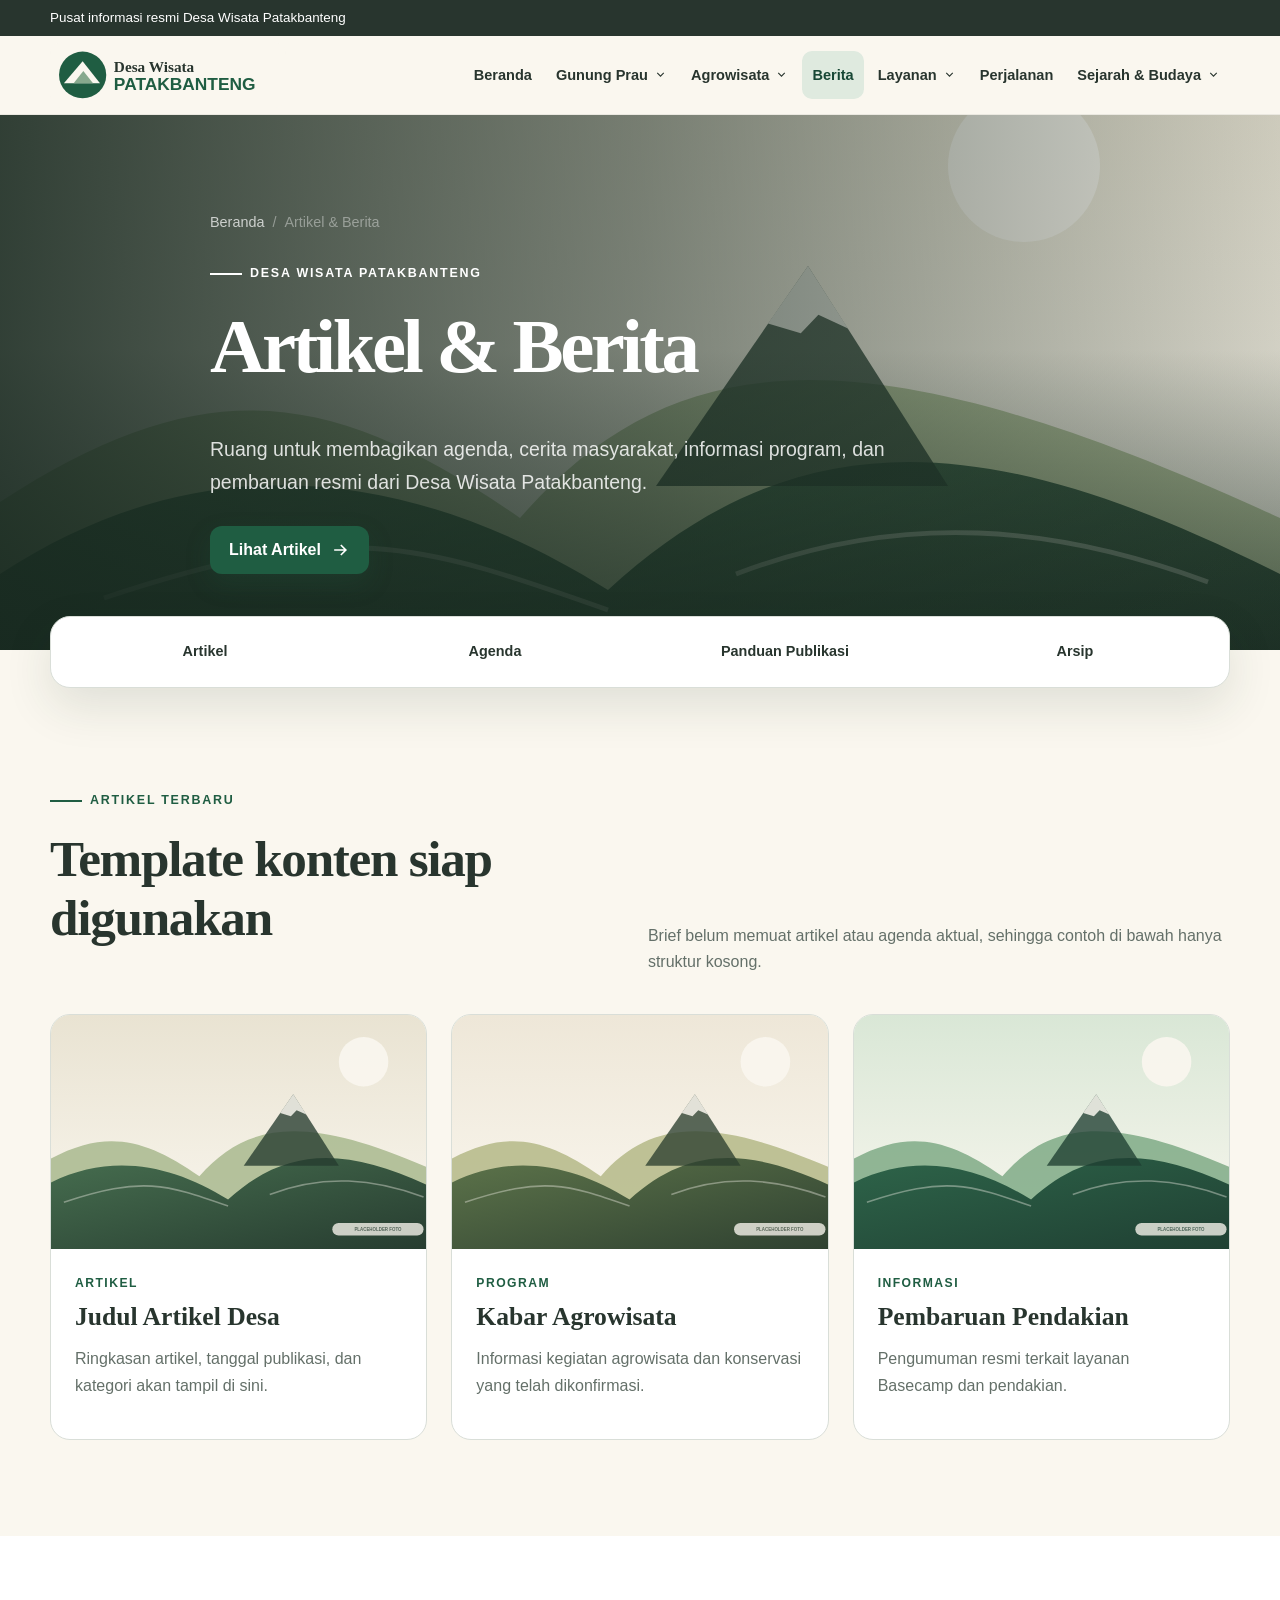
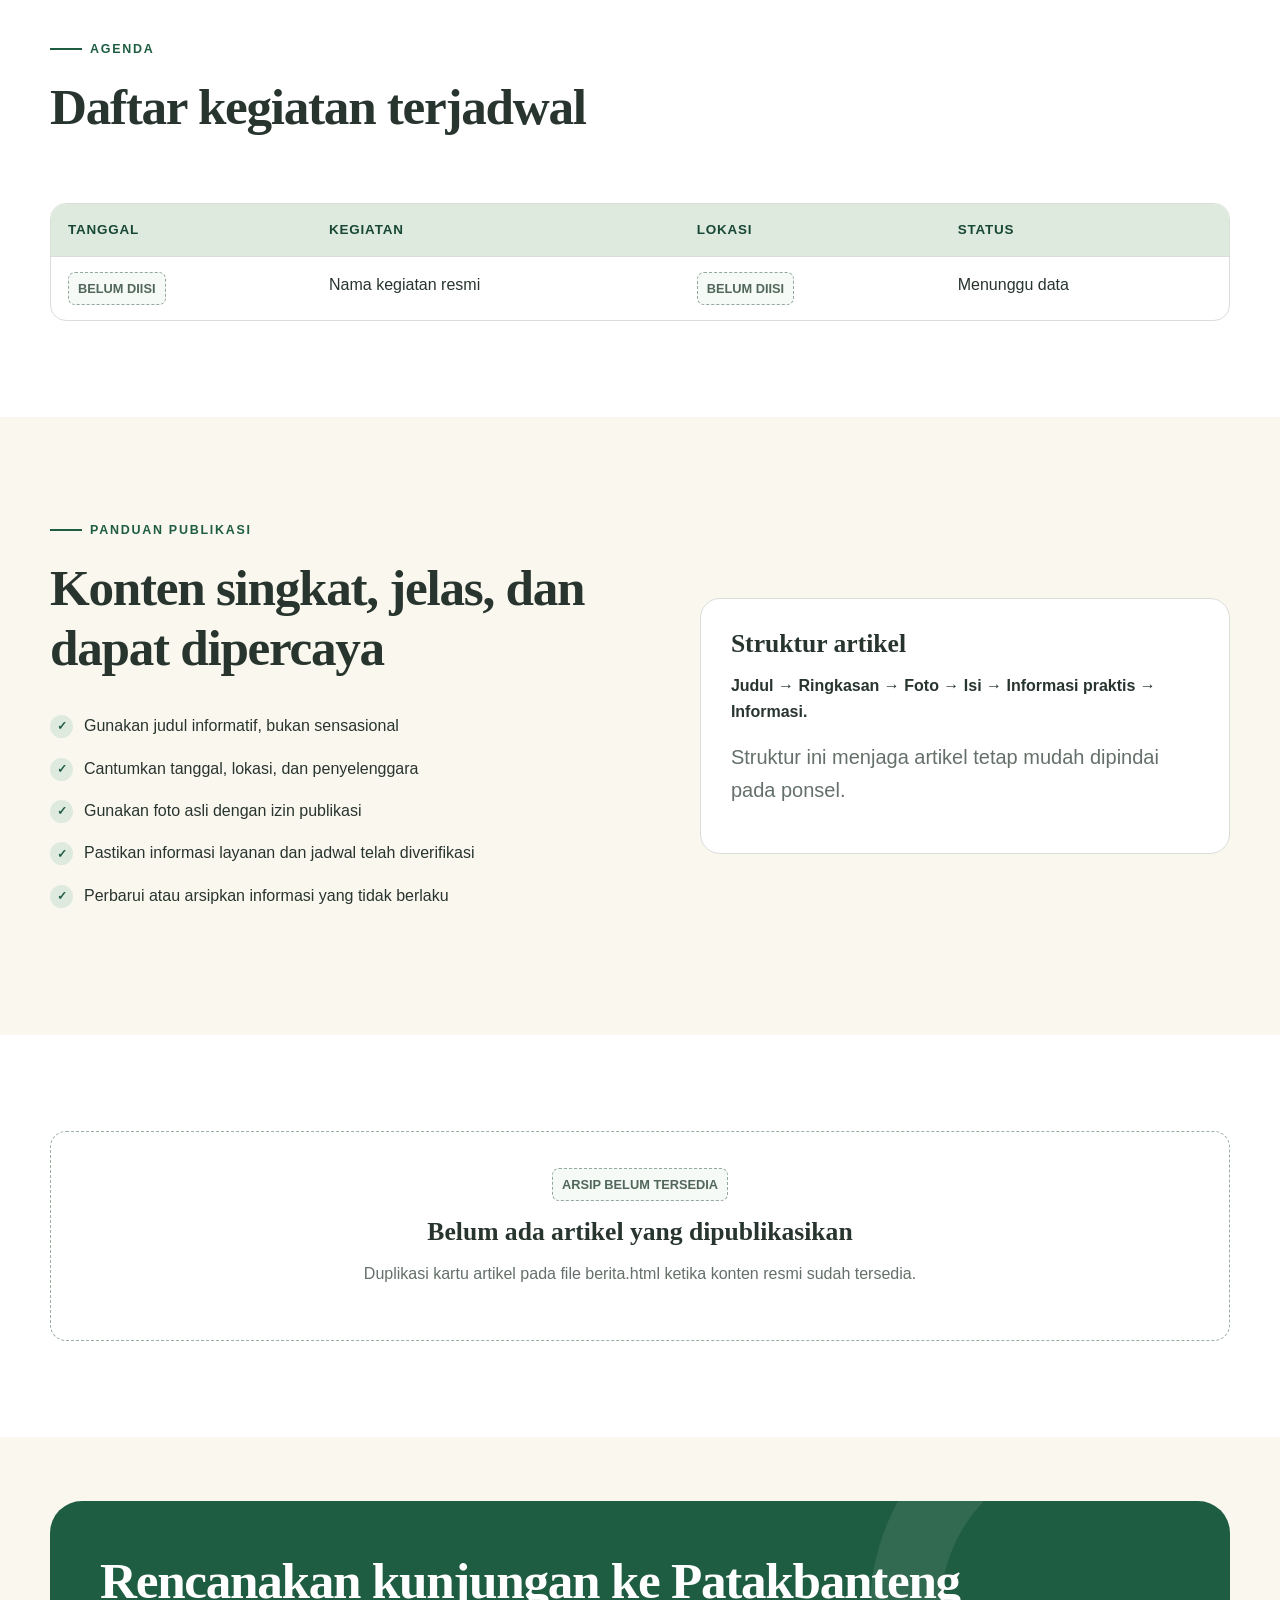
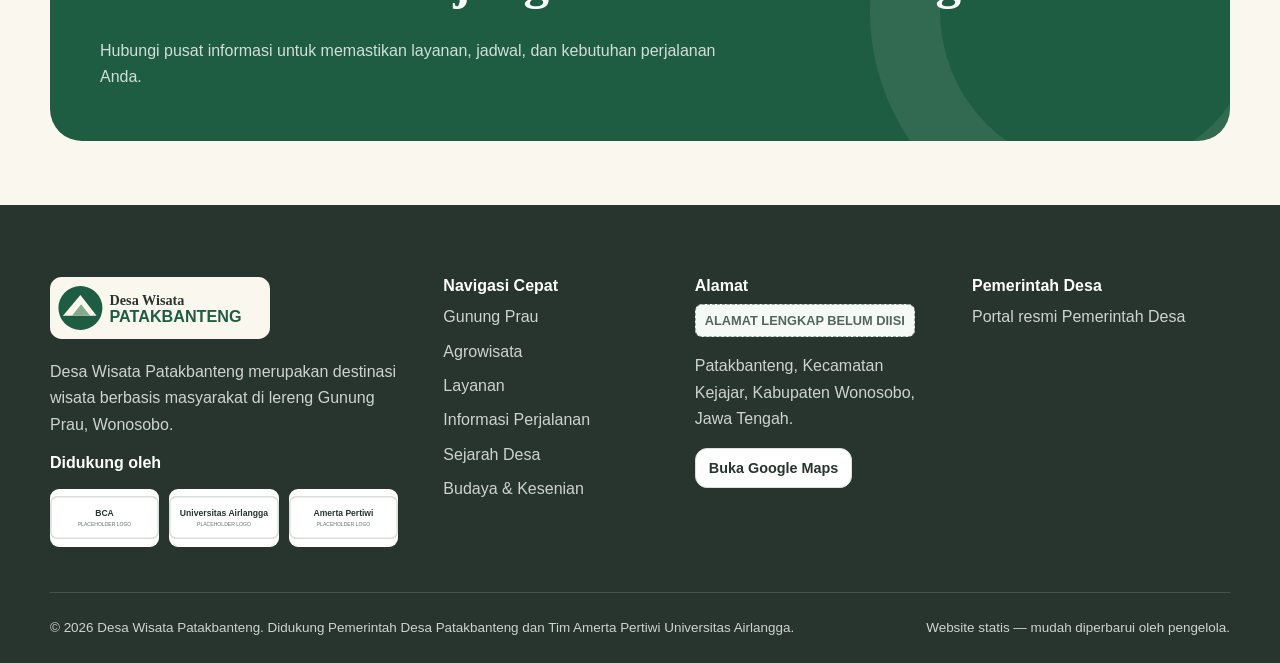
<file: berita.html>
<!doctype html>
<html class="no-js" lang="id"><head><meta charset="utf-8"/><meta content="width=device-width,initial-scale=1" name="viewport"/><meta content="Artikel, agenda, dan informasi resmi Desa Wisata Patakbanteng." name="description"/><meta content="#1f5d42" name="theme-color"/><title>Artikel &amp; Berita | Desa Wisata Patakbanteng</title><link href="assets/icons/favicon.svg" rel="icon" type="image/svg+xml"/><link href="assets/css/style.css" rel="stylesheet"/><link href="assets/css/responsive.css" rel="stylesheet"/></head><body><a class="skip-link" href="#main-content">Lewati ke konten utama</a><div class="topbar"><div class="container"><span>Pusat informasi resmi Desa Wisata Patakbanteng</span></div></div>
<header class="site-header">
<div class="container nav-wrap">
<a aria-label="Beranda Desa Wisata Patakbanteng" class="brand" href="index.html"><img alt="Logo placeholder Desa Wisata Patakbanteng" src="assets/images/logo/logo-patakbanteng.svg"/></a>
<nav aria-label="Navigasi utama" class="main-nav">
<ul class="nav-list">
<li class="nav-item"><a class="nav-link" data-page="index.html" href="index.html">Beranda</a></li>
<li class="nav-item">
<button aria-expanded="false" class="dropdown-toggle" data-page="gunung-prau.html,basecamp.html">Gunung Prau
<svg fill="none" stroke="currentColor" stroke-width="2" viewbox="0 0 24 24"><path d="m6 9 6 6 6-6"></path></svg>
</button>
<div class="dropdown-menu">
<a data-page="gunung-prau.html" href="gunung-prau.html">Informasi Pendakian</a>
<a data-page="basecamp.html" href="basecamp.html">Basecamp Patakbanteng</a>
</div>
</li>
<li class="nav-item">
<button aria-expanded="false" class="dropdown-toggle" data-page="agrowisata.html,rumah-bibit.html">Agrowisata
<svg fill="none" stroke="currentColor" stroke-width="2" viewbox="0 0 24 24"><path d="m6 9 6 6 6-6"></path></svg>
</button>
<div class="dropdown-menu">
<a data-page="agrowisata.html" href="agrowisata.html">Agrowisata Desa</a>
<a data-page="rumah-bibit.html" href="rumah-bibit.html">Rumah Bibit</a>
<a href="agrowisata.html#konservasi">Konservasi</a>
</div>
</li>
<li class="nav-item"><a class="nav-link" data-page="berita.html" href="berita.html">Berita</a></li>
<li class="nav-item">
<button aria-expanded="false" class="dropdown-toggle" data-page="layanan.html,kuliner.html">Layanan
<svg fill="none" stroke="currentColor" stroke-width="2" viewbox="0 0 24 24"><path d="m6 9 6 6 6-6"></path></svg>
</button>
<div class="dropdown-menu">
<a data-page="layanan.html" href="layanan.html">Semua Layanan</a>
<a href="layanan.html#homestay">Homestay</a>
<a href="layanan.html#transportasi">Ojek Basecamp</a>
<a href="layanan.html#pemandu">Pemandu &amp; Porter</a>
<a data-page="kuliner.html" href="kuliner.html">Kuliner &amp; UMKM</a>
</div>
</li>
<li class="nav-item"><a class="nav-link" data-page="perjalanan.html" href="perjalanan.html">Perjalanan</a></li>
<li class="nav-item">
<button aria-expanded="false" class="dropdown-toggle" data-page="tentang.html">Sejarah &amp; Budaya
<svg fill="none" stroke="currentColor" stroke-width="2" viewbox="0 0 24 24"><path d="m6 9 6 6 6-6"></path></svg>
</button>
<div class="dropdown-menu">
<a href="tentang.html#sejarah">Sejarah Desa</a>
<a href="tentang.html#budaya">Budaya &amp; Kesenian</a>
</div>
</li>
</ul>
</nav>

<button aria-expanded="false" aria-label="Buka menu" class="menu-toggle"><span></span></button>
</div>
</header><main id="main-content"><section class="hero page-hero"><div class="hero-media"><img alt="Placeholder visual Artikel &amp; Berita" src="assets/images/hero/berita-hero.svg"/></div><div class="container hero-content"><div class="breadcrumb"><a href="index.html">Beranda</a><span>/</span><span>Artikel &amp; Berita</span></div><span class="eyebrow">Desa Wisata Patakbanteng</span><h1>Artikel &amp; Berita</h1><p class="lead">Ruang untuk membagikan agenda, cerita masyarakat, informasi program, dan pembaruan resmi dari Desa Wisata Patakbanteng.</p><div class="button-row"><a class="btn btn-primary" href="#artikel">Lihat Artikel <svg class="icon" fill="none" stroke="currentColor" stroke-width="2" viewbox="0 0 24 24"><path d="M5 12h14M13 6l6 6-6 6"></path></svg></a></div></div></section><nav aria-label="Navigasi bagian" class="quick-nav"><div class="container"><div class="quick-nav-inner"><a href="#artikel">Artikel</a><a href="#agenda">Agenda</a><a href="#panduan">Panduan Publikasi</a><a href="#arsip">Arsip</a></div></div></nav><section class="section" id="artikel"><div class="container"><div class="section-head"><div><span class="eyebrow">Artikel terbaru</span><h2>Template konten siap digunakan</h2></div><p>Brief belum memuat artikel atau agenda aktual, sehingga contoh di bawah hanya struktur kosong.</p></div><div class="grid grid-3"><article class="card reveal"><div class="card-media"><img alt="Placeholder gambar Judul Artikel Desa" loading="lazy" src="assets/images/hero/berita-hero.svg"/></div><div class="card-body"><div class="card-kicker">Artikel</div><h3>Judul Artikel Desa</h3><p>Ringkasan artikel, tanggal publikasi, dan kategori akan tampil di sini.</p></div></article><article class="card reveal"><div class="card-media"><img alt="Placeholder gambar Kabar Agrowisata" loading="lazy" src="assets/images/hero/agrowisata-hero.svg"/></div><div class="card-body"><div class="card-kicker">Program</div><h3>Kabar Agrowisata</h3><p>Informasi kegiatan agrowisata dan konservasi yang telah dikonfirmasi.</p></div></article><article class="card reveal"><div class="card-media"><img alt="Placeholder gambar Pembaruan Pendakian" loading="lazy" src="assets/images/hero/gunung-prau-hero.svg"/></div><div class="card-body"><div class="card-kicker">Informasi</div><h3>Pembaruan Pendakian</h3><p>Pengumuman resmi terkait layanan Basecamp dan pendakian.</p></div></article></div></div></section><section class="section section-alt" id="agenda"><div class="container"><div class="section-head"><div><span class="eyebrow">Agenda</span><h2>Daftar kegiatan terjadwal</h2></div></div><div class="table-wrap"><table class="data-table"><thead><tr><th>Tanggal</th><th>Kegiatan</th><th>Lokasi</th><th>Status</th></tr></thead><tbody><tr><td><span class="placeholder">BELUM DIISI</span></td><td>Nama kegiatan resmi</td><td><span class="placeholder">BELUM DIISI</span></td><td>Menunggu data</td></tr></tbody></table></div></div></section><section class="section" id="panduan"><div class="container"><div class="split"><div><span class="eyebrow">Panduan publikasi</span><h2>Konten singkat, jelas, dan dapat dipercaya</h2><ul class="list-check"><li>Gunakan judul informatif, bukan sensasional</li><li>Cantumkan tanggal, lokasi, dan penyelenggara</li><li>Gunakan foto asli dengan izin publikasi</li><li>Pastikan informasi layanan dan jadwal telah diverifikasi</li><li>Perbarui atau arsipkan informasi yang tidak berlaku</li></ul></div><div class="form-card reveal"><h3>Struktur artikel</h3><p><strong>Judul → Ringkasan → Foto → Isi → Informasi praktis → Informasi.</strong></p><p class="lead">Struktur ini menjaga artikel tetap mudah dipindai pada ponsel.</p></div></div></div></section><section class="section section-alt" id="arsip"><div class="container"><div class="empty-state reveal"><span class="placeholder">ARSIP BELUM TERSEDIA</span><h3 style="margin-top:16px">Belum ada artikel yang dipublikasikan</h3><p>Duplikasi kartu artikel pada file berita.html ketika konten resmi sudah tersedia.</p></div></div></section><section class="section-sm"><div class="container"><div class="cta reveal"><div><h2>Rencanakan kunjungan ke Patakbanteng</h2><p>Hubungi pusat informasi untuk memastikan layanan, jadwal, dan kebutuhan perjalanan Anda.</p></div></div></div></section></main>
<footer class="site-footer"><div class="container">
<div class="footer-grid">
<div><img alt="Logo placeholder Desa Wisata Patakbanteng" class="footer-logo" src="assets/images/logo/logo-patakbanteng.svg"/><p>Desa Wisata Patakbanteng merupakan destinasi wisata berbasis masyarakat di lereng Gunung Prau, Wonosobo.</p><h3>Didukung oleh</h3><div class="partner-logos"><img alt="Placeholder logo BCA" loading="lazy" src="assets/images/logo/bca.svg"/><img alt="Placeholder logo Universitas Airlangga" loading="lazy" src="assets/images/logo/universitas-airlangga.svg"/><img alt="Placeholder logo Amerta Pertiwi" loading="lazy" src="assets/images/logo/amerta-pertiwi.svg"/></div></div>
<div><h3>Navigasi Cepat</h3><ul>
<li><a href="gunung-prau.html">Gunung Prau</a></li>
<li><a href="agrowisata.html">Agrowisata</a></li>
<li><a href="layanan.html">Layanan</a></li>
<li><a href="perjalanan.html">Informasi Perjalanan</a></li>
<li><a href="tentang.html#sejarah">Sejarah Desa</a></li>
<li><a href="tentang.html#budaya">Budaya &amp; Kesenian</a></li>
</ul></div>
<div><h3>Alamat</h3><p><span class="placeholder">ALAMAT LENGKAP BELUM DIISI</span></p><p>Patakbanteng, Kecamatan Kejajar, Kabupaten Wonosobo, Jawa Tengah.</p><a class="btn btn-secondary btn-sm" data-map="desa" href="perjalanan.html#peta">Buka Google Maps</a></div>
<div>
<h3>Pemerintah Desa</h3>
<a href="https://patakbanteng-kejajar.desa.id" rel="noopener" target="_blank">Portal resmi Pemerintah Desa</a>
</div>
</div>
<div class="footer-bottom"><span>© <span data-year="">2026</span> Desa Wisata Patakbanteng. Didukung Pemerintah Desa Patakbanteng dan Tim Amerta Pertiwi Universitas Airlangga.</span><span>Website statis — mudah diperbarui oleh pengelola.</span></div>
</div></footer><button aria-label="Kembali ke atas" class="back-to-top">↑</button>
<div aria-label="Tampilan gambar besar" aria-modal="true" class="lightbox" role="dialog"><button aria-label="Tutup" class="lightbox-close">×</button><img alt="" src="assets/images/umum/galeri-1.svg"/></div><script src="assets/js/config.js"></script><script src="assets/js/main.js"></script></body></html>
</file>
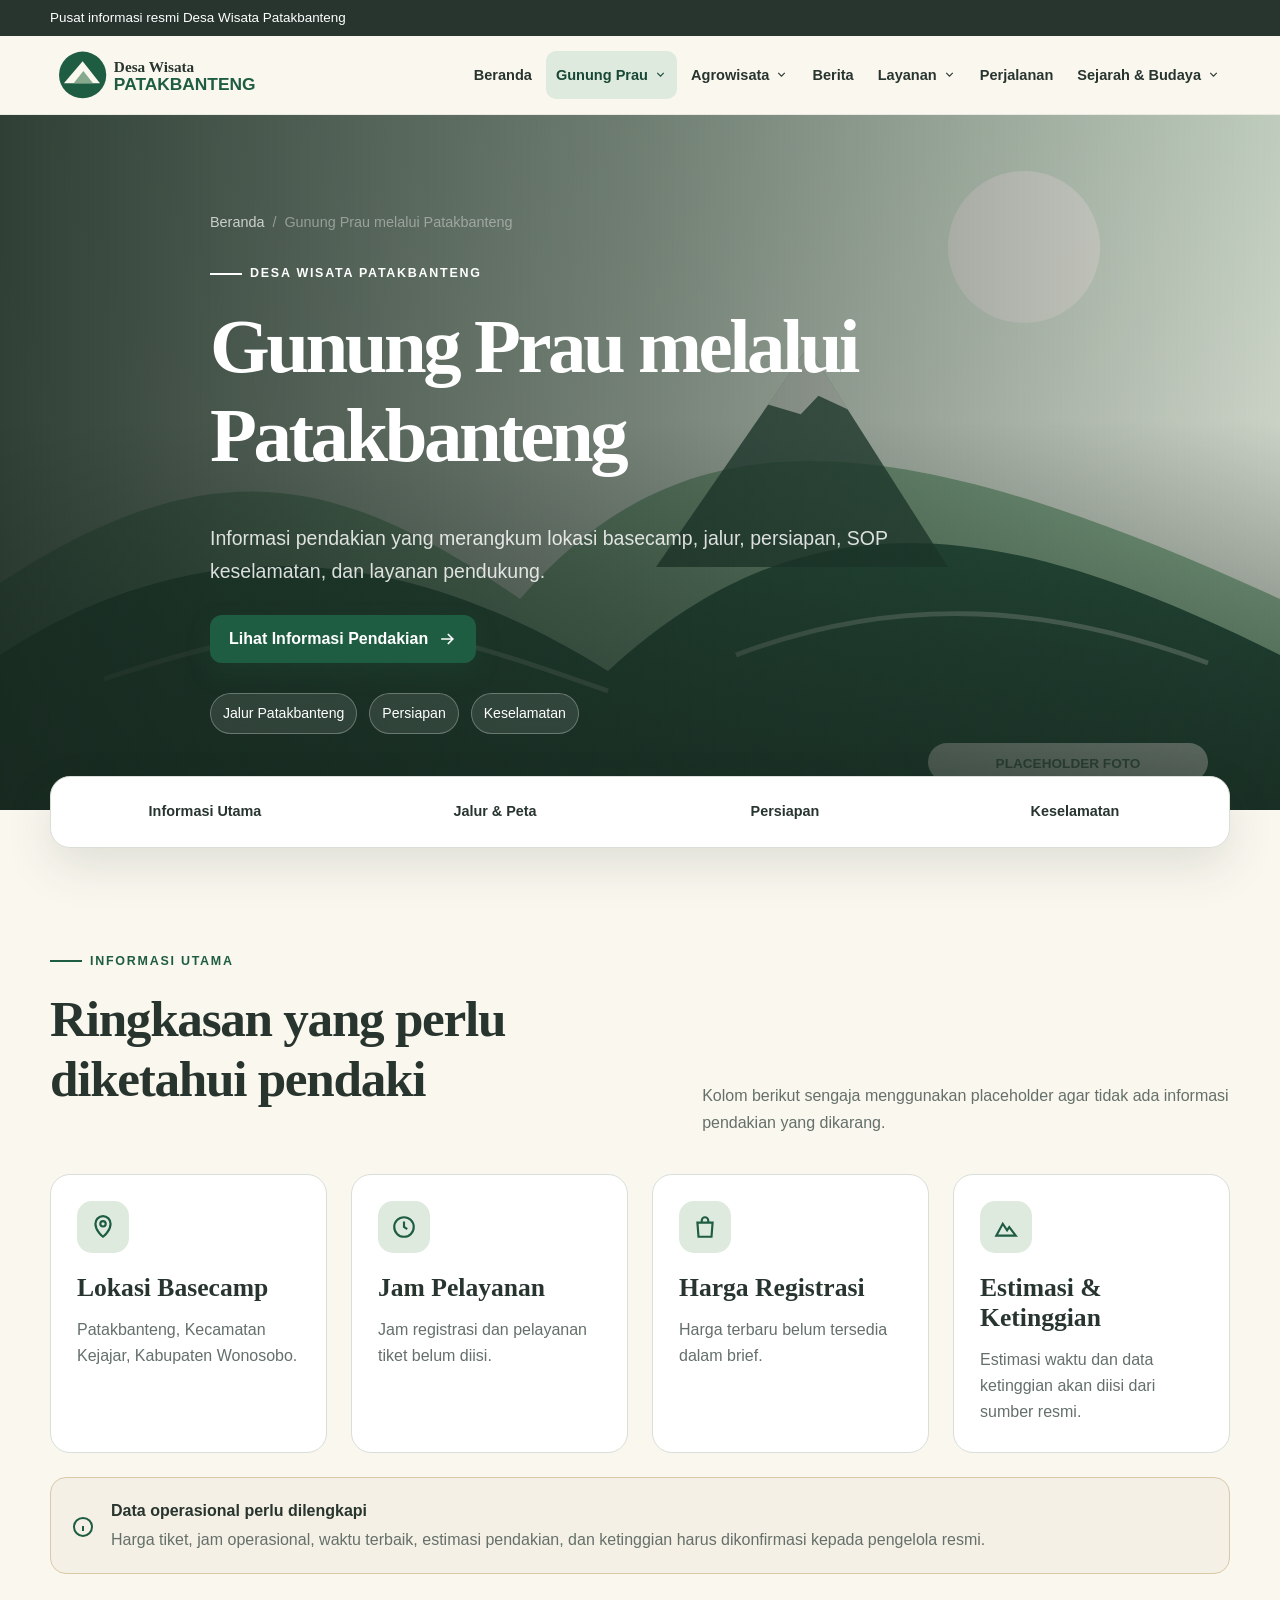
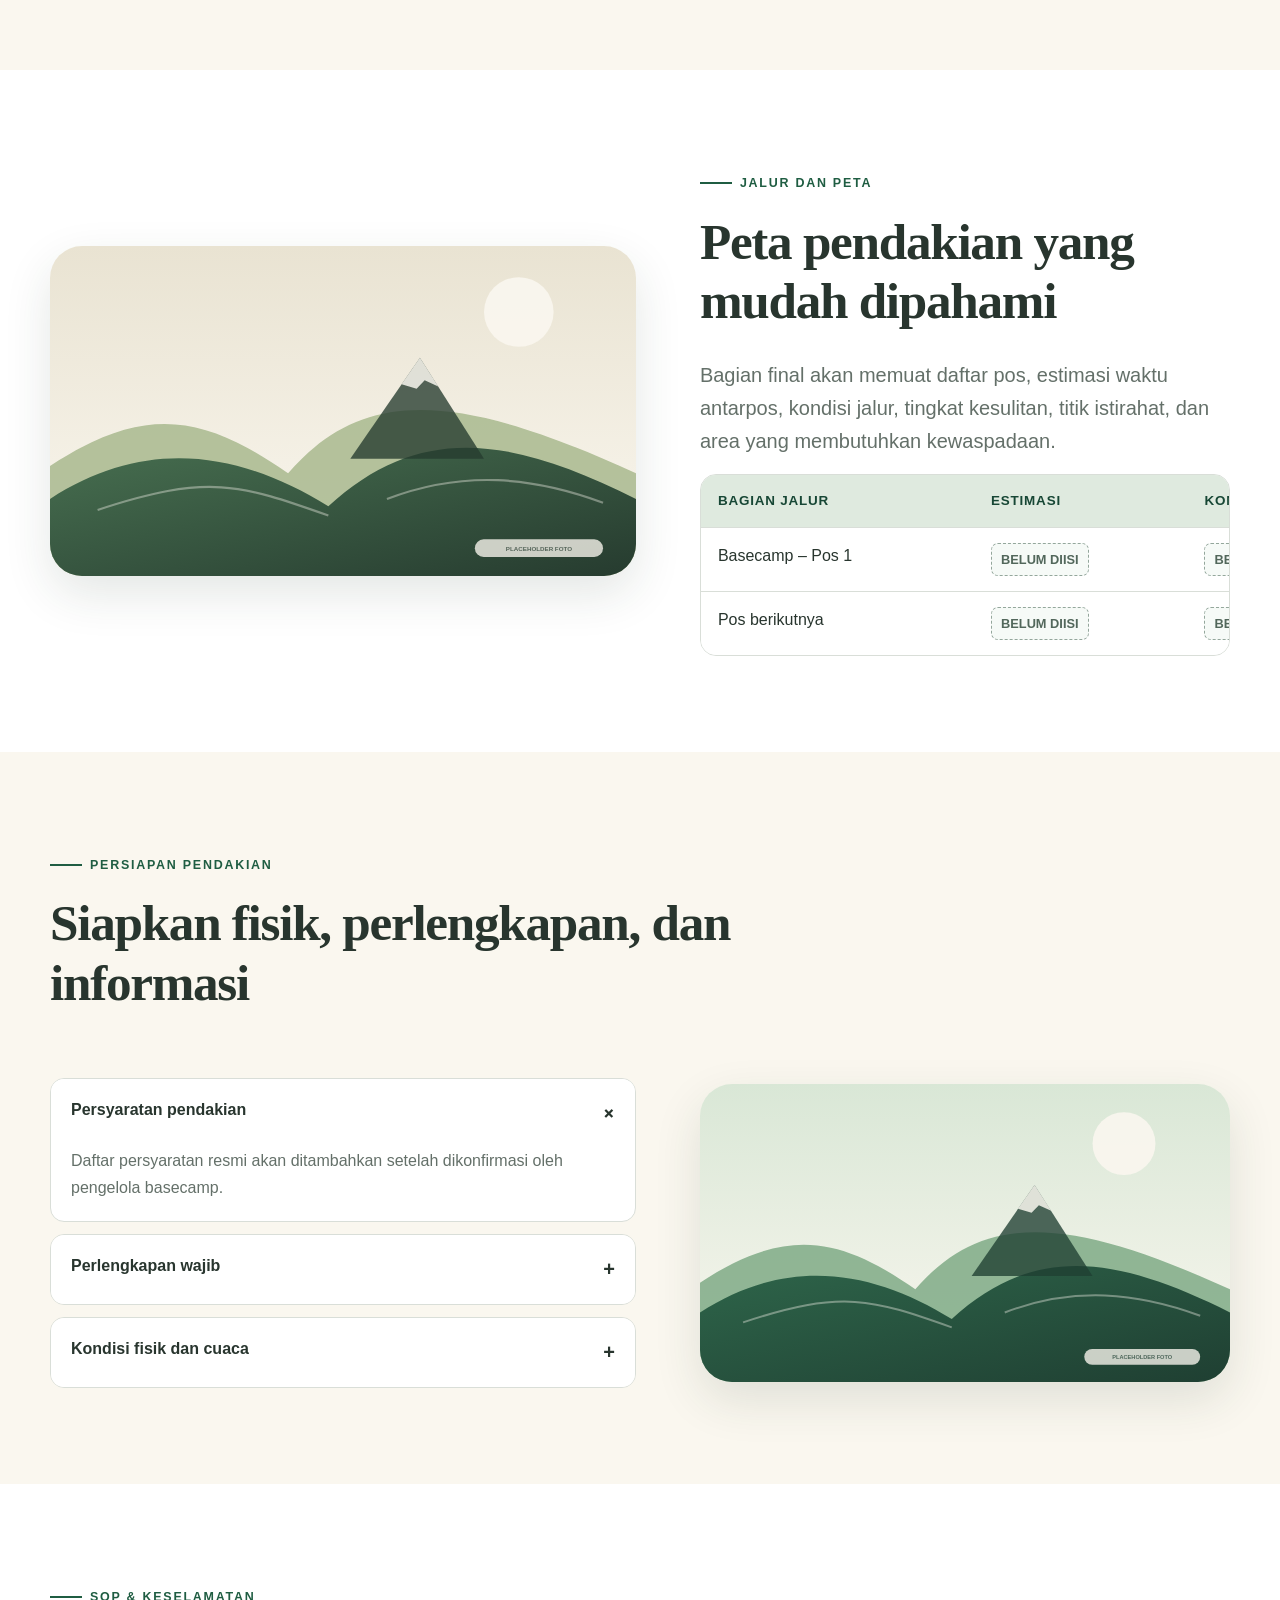
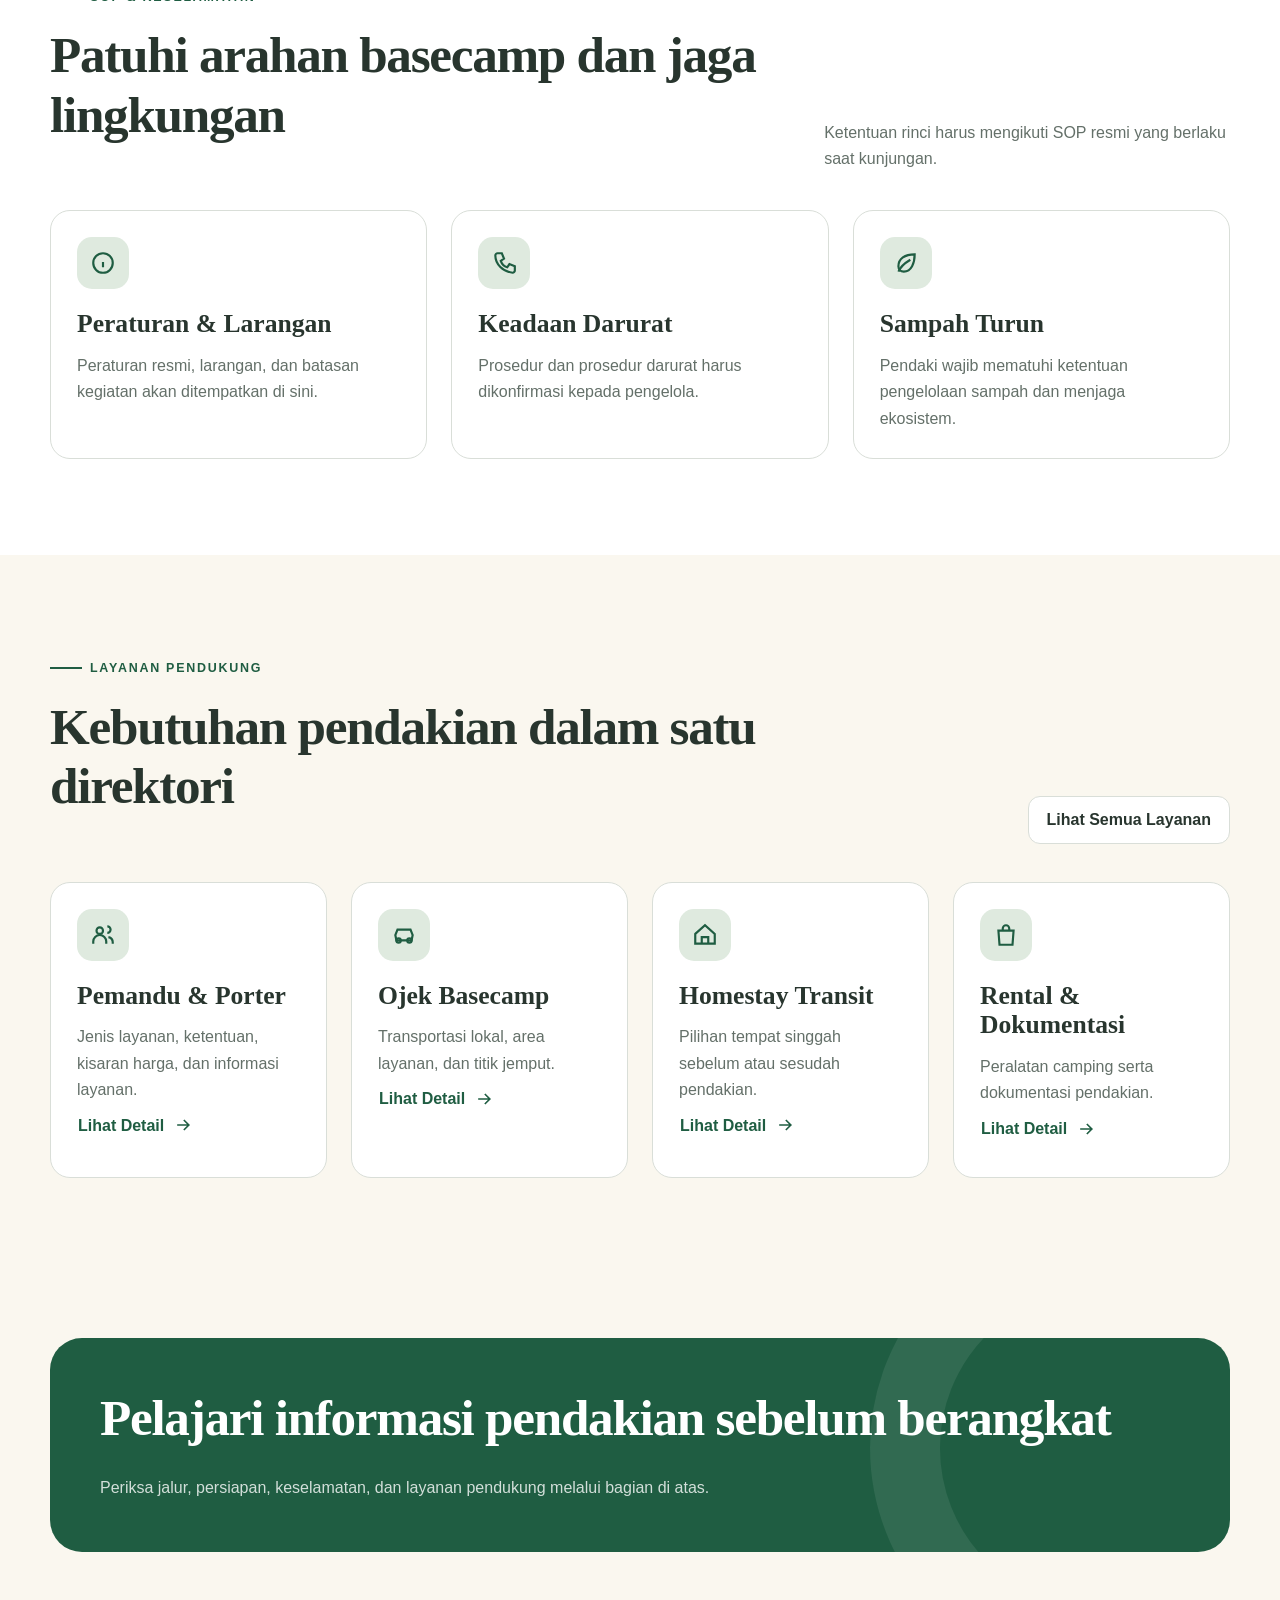
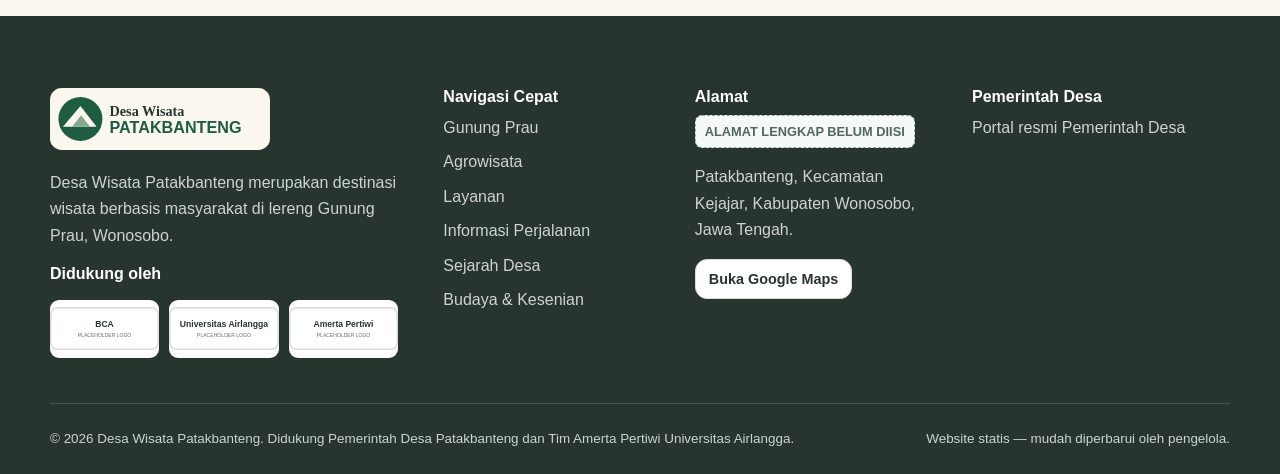
<file: gunung-prau.html>
<!doctype html>
<html class="no-js" lang="id"><head><meta charset="utf-8"/><meta content="width=device-width,initial-scale=1" name="viewport"/><meta content="Informasi pendakian Gunung Prau melalui Basecamp Patakbanteng." name="description"/><meta content="#1f5d42" name="theme-color"/><title>Gunung Prau | Desa Wisata Patakbanteng</title><link href="assets/icons/favicon.svg" rel="icon" type="image/svg+xml"/><link href="assets/css/style.css" rel="stylesheet"/><link href="assets/css/responsive.css" rel="stylesheet"/></head><body><a class="skip-link" href="#main-content">Lewati ke konten utama</a><div class="topbar"><div class="container"><span>Pusat informasi resmi Desa Wisata Patakbanteng</span></div></div>
<header class="site-header">
<div class="container nav-wrap">
<a aria-label="Beranda Desa Wisata Patakbanteng" class="brand" href="index.html"><img alt="Logo placeholder Desa Wisata Patakbanteng" src="assets/images/logo/logo-patakbanteng.svg"/></a>
<nav aria-label="Navigasi utama" class="main-nav">
<ul class="nav-list">
<li class="nav-item"><a class="nav-link" data-page="index.html" href="index.html">Beranda</a></li>
<li class="nav-item">
<button aria-expanded="false" class="dropdown-toggle" data-page="gunung-prau.html,basecamp.html">Gunung Prau
<svg fill="none" stroke="currentColor" stroke-width="2" viewbox="0 0 24 24"><path d="m6 9 6 6 6-6"></path></svg>
</button>
<div class="dropdown-menu">
<a data-page="gunung-prau.html" href="gunung-prau.html">Informasi Pendakian</a>
<a data-page="basecamp.html" href="basecamp.html">Basecamp Patakbanteng</a>
</div>
</li>
<li class="nav-item">
<button aria-expanded="false" class="dropdown-toggle" data-page="agrowisata.html,rumah-bibit.html">Agrowisata
<svg fill="none" stroke="currentColor" stroke-width="2" viewbox="0 0 24 24"><path d="m6 9 6 6 6-6"></path></svg>
</button>
<div class="dropdown-menu">
<a data-page="agrowisata.html" href="agrowisata.html">Agrowisata Desa</a>
<a data-page="rumah-bibit.html" href="rumah-bibit.html">Rumah Bibit</a>
<a href="agrowisata.html#konservasi">Konservasi</a>
</div>
</li>
<li class="nav-item"><a class="nav-link" data-page="berita.html" href="berita.html">Berita</a></li>
<li class="nav-item">
<button aria-expanded="false" class="dropdown-toggle" data-page="layanan.html,kuliner.html">Layanan
<svg fill="none" stroke="currentColor" stroke-width="2" viewbox="0 0 24 24"><path d="m6 9 6 6 6-6"></path></svg>
</button>
<div class="dropdown-menu">
<a data-page="layanan.html" href="layanan.html">Semua Layanan</a>
<a href="layanan.html#homestay">Homestay</a>
<a href="layanan.html#transportasi">Ojek Basecamp</a>
<a href="layanan.html#pemandu">Pemandu &amp; Porter</a>
<a data-page="kuliner.html" href="kuliner.html">Kuliner &amp; UMKM</a>
</div>
</li>
<li class="nav-item"><a class="nav-link" data-page="perjalanan.html" href="perjalanan.html">Perjalanan</a></li>
<li class="nav-item">
<button aria-expanded="false" class="dropdown-toggle" data-page="tentang.html">Sejarah &amp; Budaya
<svg fill="none" stroke="currentColor" stroke-width="2" viewbox="0 0 24 24"><path d="m6 9 6 6 6-6"></path></svg>
</button>
<div class="dropdown-menu">
<a href="tentang.html#sejarah">Sejarah Desa</a>
<a href="tentang.html#budaya">Budaya &amp; Kesenian</a>
</div>
</li>
</ul>
</nav>

<button aria-expanded="false" aria-label="Buka menu" class="menu-toggle"><span></span></button>
</div>
</header><main id="main-content"><section class="hero page-hero"><div class="hero-media"><img alt="Placeholder visual Gunung Prau melalui Patakbanteng" src="assets/images/hero/gunung-prau-hero.svg"/></div><div class="container hero-content"><div class="breadcrumb"><a href="index.html">Beranda</a><span>/</span><span>Gunung Prau melalui Patakbanteng</span></div><span class="eyebrow">Desa Wisata Patakbanteng</span><h1>Gunung Prau melalui Patakbanteng</h1><p class="lead">Informasi pendakian yang merangkum lokasi basecamp, jalur, persiapan, SOP keselamatan, dan layanan pendukung.</p><div class="button-row"><a class="btn btn-primary" href="#informasi">Lihat Informasi Pendakian <svg class="icon" fill="none" stroke="currentColor" stroke-width="2" viewbox="0 0 24 24"><path d="M5 12h14M13 6l6 6-6 6"></path></svg></a></div><div class="hero-meta"><span class="hero-chip">Jalur Patakbanteng</span><span class="hero-chip">Persiapan</span><span class="hero-chip">Keselamatan</span></div></div></section><nav aria-label="Navigasi bagian" class="quick-nav"><div class="container"><div class="quick-nav-inner"><a href="#informasi">Informasi Utama</a><a href="#jalur">Jalur &amp; Peta</a><a href="#persiapan">Persiapan</a><a href="#keselamatan">Keselamatan</a></div></div></nav><section class="section" id="informasi"><div class="container"><div class="section-head"><div><span class="eyebrow">Informasi utama</span><h2>Ringkasan yang perlu diketahui pendaki</h2></div><p>Kolom berikut sengaja menggunakan placeholder agar tidak ada informasi pendakian yang dikarang.</p></div><div class="grid grid-4"><article class="card icon-card reveal"><div class="icon-box"><svg class="icon" fill="none" stroke="currentColor" stroke-width="2" viewbox="0 0 24 24"><path d="M12 21s7-5.2 7-12a7 7 0 1 0-14 0c0 6.8 7 12 7 12Z"></path><circle cx="12" cy="9" r="2.5"></circle></svg></div><h3>Lokasi Basecamp</h3><p>Patakbanteng, Kecamatan Kejajar, Kabupaten Wonosobo.</p></article><article class="card icon-card reveal"><div class="icon-box"><svg fill="none" stroke="currentColor" stroke-width="2" viewbox="0 0 24 24"><circle cx="12" cy="12" r="9"></circle><path d="M12 7v5l3 2"></path></svg></div><h3>Jam Pelayanan</h3><p>Jam registrasi dan pelayanan tiket belum diisi.</p></article><article class="card icon-card reveal"><div class="icon-box"><svg fill="none" stroke="currentColor" stroke-width="2" viewbox="0 0 24 24"><path d="M5 8h14l-1 13H6L5 8Z"></path><path d="M9 8V6a3 3 0 0 1 6 0v2"></path></svg></div><h3>Harga Registrasi</h3><p>Harga terbaru belum tersedia dalam brief.</p></article><article class="card icon-card reveal"><div class="icon-box"><svg fill="none" stroke="currentColor" stroke-width="2" viewbox="0 0 24 24"><path d="m3 20 6-11 4 6 2-3 6 8H3Z"></path></svg></div><h3>Estimasi &amp; Ketinggian</h3><p>Estimasi waktu dan data ketinggian akan diisi dari sumber resmi.</p></article></div><div style="margin-top:24px"><div class="notice notice-warning"><svg fill="none" stroke="currentColor" stroke-width="2" viewbox="0 0 24 24"><circle cx="12" cy="12" r="9"></circle><path d="M12 11v5M12 8h.01"></path></svg><div><strong>Data operasional perlu dilengkapi</strong><p>Harga tiket, jam operasional, waktu terbaik, estimasi pendakian, dan ketinggian harus dikonfirmasi kepada pengelola resmi.</p></div></div></div></div></section><section class="section section-alt" id="jalur"><div class="container"><div class="split"><div class="split-media reveal"><img alt="Placeholder peta jalur pendakian Gunung Prau" loading="lazy" src="assets/images/gunung-prau/peta-jalur.svg"/></div><div><span class="eyebrow">Jalur dan peta</span><h2>Peta pendakian yang mudah dipahami</h2><p class="lead">Bagian final akan memuat daftar pos, estimasi waktu antarpos, kondisi jalur, tingkat kesulitan, titik istirahat, dan area yang membutuhkan kewaspadaan.</p><div class="table-wrap"><table class="data-table"><thead><tr><th>Bagian Jalur</th><th>Estimasi</th><th>Kondisi</th></tr></thead><tbody><tr><td>Basecamp – Pos 1</td><td><span class="placeholder">BELUM DIISI</span></td><td><span class="placeholder">BELUM DIISI</span></td></tr><tr><td>Pos berikutnya</td><td><span class="placeholder">BELUM DIISI</span></td><td><span class="placeholder">BELUM DIISI</span></td></tr></tbody></table></div></div></div></div></section><section class="section" id="persiapan"><div class="container"><div class="section-head"><div><span class="eyebrow">Persiapan pendakian</span><h2>Siapkan fisik, perlengkapan, dan informasi</h2></div></div><div class="split"><div><div class="accordion"><div class="accordion-item"><button aria-expanded="true" class="accordion-button"><span>Persyaratan pendakian</span><span>+</span></button><div class="accordion-panel"><div><p>Daftar persyaratan resmi akan ditambahkan setelah dikonfirmasi oleh pengelola basecamp.</p></div></div></div><div class="accordion-item"><button aria-expanded="false" class="accordion-button"><span>Perlengkapan wajib</span><span>+</span></button><div class="accordion-panel"><div><p>Daftar perlengkapan wajib dan perlengkapan yang disarankan belum tersedia pada brief.</p></div></div></div><div class="accordion-item"><button aria-expanded="false" class="accordion-button"><span>Kondisi fisik dan cuaca</span><span>+</span></button><div class="accordion-panel"><div><p>Periksa kondisi fisik, informasi cuaca, dan arahan petugas sebelum keberangkatan.</p></div></div></div></div></div><div class="split-media reveal"><img alt="Placeholder perlengkapan pendakian" loading="lazy" src="assets/images/gunung-prau/perlengkapan.svg"/></div></div></div></section><section class="section section-alt" id="keselamatan"><div class="container"><div class="section-head"><div><span class="eyebrow">SOP &amp; keselamatan</span><h2>Patuhi arahan basecamp dan jaga lingkungan</h2></div><p>Ketentuan rinci harus mengikuti SOP resmi yang berlaku saat kunjungan.</p></div><div class="grid grid-3"><article class="card icon-card reveal"><div class="icon-box"><svg fill="none" stroke="currentColor" stroke-width="2" viewbox="0 0 24 24"><circle cx="12" cy="12" r="9"></circle><path d="M12 11v5M12 8h.01"></path></svg></div><h3>Peraturan &amp; Larangan</h3><p>Peraturan resmi, larangan, dan batasan kegiatan akan ditempatkan di sini.</p></article><article class="card icon-card reveal"><div class="icon-box"><svg fill="none" stroke="currentColor" stroke-width="2" viewbox="0 0 24 24"><path d="M6 3h4l2 5-3 2c1 3 3 5 6 6l2-3 5 2v4c0 1-1 2-2 2C11 20 4 13 4 5c0-1 1-2 2-2Z"></path></svg></div><h3>Keadaan Darurat</h3><p>Prosedur dan prosedur darurat harus dikonfirmasi kepada pengelola.</p></article><article class="card icon-card reveal"><div class="icon-box"><svg fill="none" stroke="currentColor" stroke-width="2" viewbox="0 0 24 24"><path d="M20 4C11 4 5 8 5 15c0 3 2 5 5 5 7 0 10-8 10-16Z"></path><path d="M5 20c2-5 6-8 11-11"></path></svg></div><h3>Sampah Turun</h3><p>Pendaki wajib mematuhi ketentuan pengelolaan sampah dan menjaga ekosistem.</p></article></div></div></section><section class="section" id="layanan"><div class="container"><div class="section-head"><div><span class="eyebrow">Layanan pendukung</span><h2>Kebutuhan pendakian dalam satu direktori</h2></div><a class="btn btn-secondary" href="layanan.html">Lihat Semua Layanan</a></div><div class="grid grid-4"><article class="card icon-card reveal"><div class="icon-box"><svg fill="none" stroke="currentColor" stroke-width="2" viewbox="0 0 24 24"><circle cx="9" cy="8" r="3"></circle><path d="M3 20v-2a6 6 0 0 1 12 0v2M16 4a3 3 0 0 1 0 6M17 14a5 5 0 0 1 4 5v1"></path></svg></div><h3>Pemandu &amp; Porter</h3><p>Jenis layanan, ketentuan, kisaran harga, dan informasi layanan.</p><a class="btn btn-ghost" href="layanan.html#pemandu">Lihat Detail <svg class="icon" fill="none" stroke="currentColor" stroke-width="2" viewbox="0 0 24 24"><path d="M5 12h14M13 6l6 6-6 6"></path></svg></a></article><article class="card icon-card reveal"><div class="icon-box"><svg fill="none" stroke="currentColor" stroke-width="2" viewbox="0 0 24 24"><path d="m5 17-1-5 2-5h12l2 5-1 5H5Z"></path><circle cx="7" cy="17" r="2"></circle><circle cx="17" cy="17" r="2"></circle></svg></div><h3>Ojek Basecamp</h3><p>Transportasi lokal, area layanan, dan titik jemput.</p><a class="btn btn-ghost" href="layanan.html#transportasi">Lihat Detail <svg class="icon" fill="none" stroke="currentColor" stroke-width="2" viewbox="0 0 24 24"><path d="M5 12h14M13 6l6 6-6 6"></path></svg></a></article><article class="card icon-card reveal"><div class="icon-box"><svg fill="none" stroke="currentColor" stroke-width="2" viewbox="0 0 24 24"><path d="m3 11 9-8 9 8v9H3v-9Z"></path><path d="M9 20v-6h6v6"></path></svg></div><h3>Homestay Transit</h3><p>Pilihan tempat singgah sebelum atau sesudah pendakian.</p><a class="btn btn-ghost" href="layanan.html#homestay">Lihat Detail <svg class="icon" fill="none" stroke="currentColor" stroke-width="2" viewbox="0 0 24 24"><path d="M5 12h14M13 6l6 6-6 6"></path></svg></a></article><article class="card icon-card reveal"><div class="icon-box"><svg fill="none" stroke="currentColor" stroke-width="2" viewbox="0 0 24 24"><path d="M5 8h14l-1 13H6L5 8Z"></path><path d="M9 8V6a3 3 0 0 1 6 0v2"></path></svg></div><h3>Rental &amp; Dokumentasi</h3><p>Peralatan camping serta dokumentasi pendakian.</p><a class="btn btn-ghost" href="layanan.html#lainnya">Lihat Detail <svg class="icon" fill="none" stroke="currentColor" stroke-width="2" viewbox="0 0 24 24"><path d="M5 12h14M13 6l6 6-6 6"></path></svg></a></article></div></div></section><section class="section-sm"><div class="container"><div class="cta reveal"><div><h2>Pelajari informasi pendakian sebelum berangkat</h2><p>Periksa jalur, persiapan, keselamatan, dan layanan pendukung melalui bagian di atas.</p></div></div></div></section></main>
<footer class="site-footer"><div class="container">
<div class="footer-grid">
<div><img alt="Logo placeholder Desa Wisata Patakbanteng" class="footer-logo" src="assets/images/logo/logo-patakbanteng.svg"/><p>Desa Wisata Patakbanteng merupakan destinasi wisata berbasis masyarakat di lereng Gunung Prau, Wonosobo.</p><h3>Didukung oleh</h3><div class="partner-logos"><img alt="Placeholder logo BCA" loading="lazy" src="assets/images/logo/bca.svg"/><img alt="Placeholder logo Universitas Airlangga" loading="lazy" src="assets/images/logo/universitas-airlangga.svg"/><img alt="Placeholder logo Amerta Pertiwi" loading="lazy" src="assets/images/logo/amerta-pertiwi.svg"/></div></div>
<div><h3>Navigasi Cepat</h3><ul>
<li><a href="gunung-prau.html">Gunung Prau</a></li>
<li><a href="agrowisata.html">Agrowisata</a></li>
<li><a href="layanan.html">Layanan</a></li>
<li><a href="perjalanan.html">Informasi Perjalanan</a></li>
<li><a href="tentang.html#sejarah">Sejarah Desa</a></li>
<li><a href="tentang.html#budaya">Budaya &amp; Kesenian</a></li>
</ul></div>
<div><h3>Alamat</h3><p><span class="placeholder">ALAMAT LENGKAP BELUM DIISI</span></p><p>Patakbanteng, Kecamatan Kejajar, Kabupaten Wonosobo, Jawa Tengah.</p><a class="btn btn-secondary btn-sm" data-map="desa" href="perjalanan.html#peta">Buka Google Maps</a></div>
<div>
<h3>Pemerintah Desa</h3>
<a href="https://patakbanteng-kejajar.desa.id" rel="noopener" target="_blank">Portal resmi Pemerintah Desa</a>
</div>
</div>
<div class="footer-bottom"><span>© <span data-year="">2026</span> Desa Wisata Patakbanteng. Didukung Pemerintah Desa Patakbanteng dan Tim Amerta Pertiwi Universitas Airlangga.</span><span>Website statis — mudah diperbarui oleh pengelola.</span></div>
</div></footer><button aria-label="Kembali ke atas" class="back-to-top">↑</button>
<div aria-label="Tampilan gambar besar" aria-modal="true" class="lightbox" role="dialog"><button aria-label="Tutup" class="lightbox-close">×</button><img alt="" src="assets/images/umum/galeri-1.svg"/></div><script src="assets/js/config.js"></script><script src="assets/js/main.js"></script></body></html>
</file>
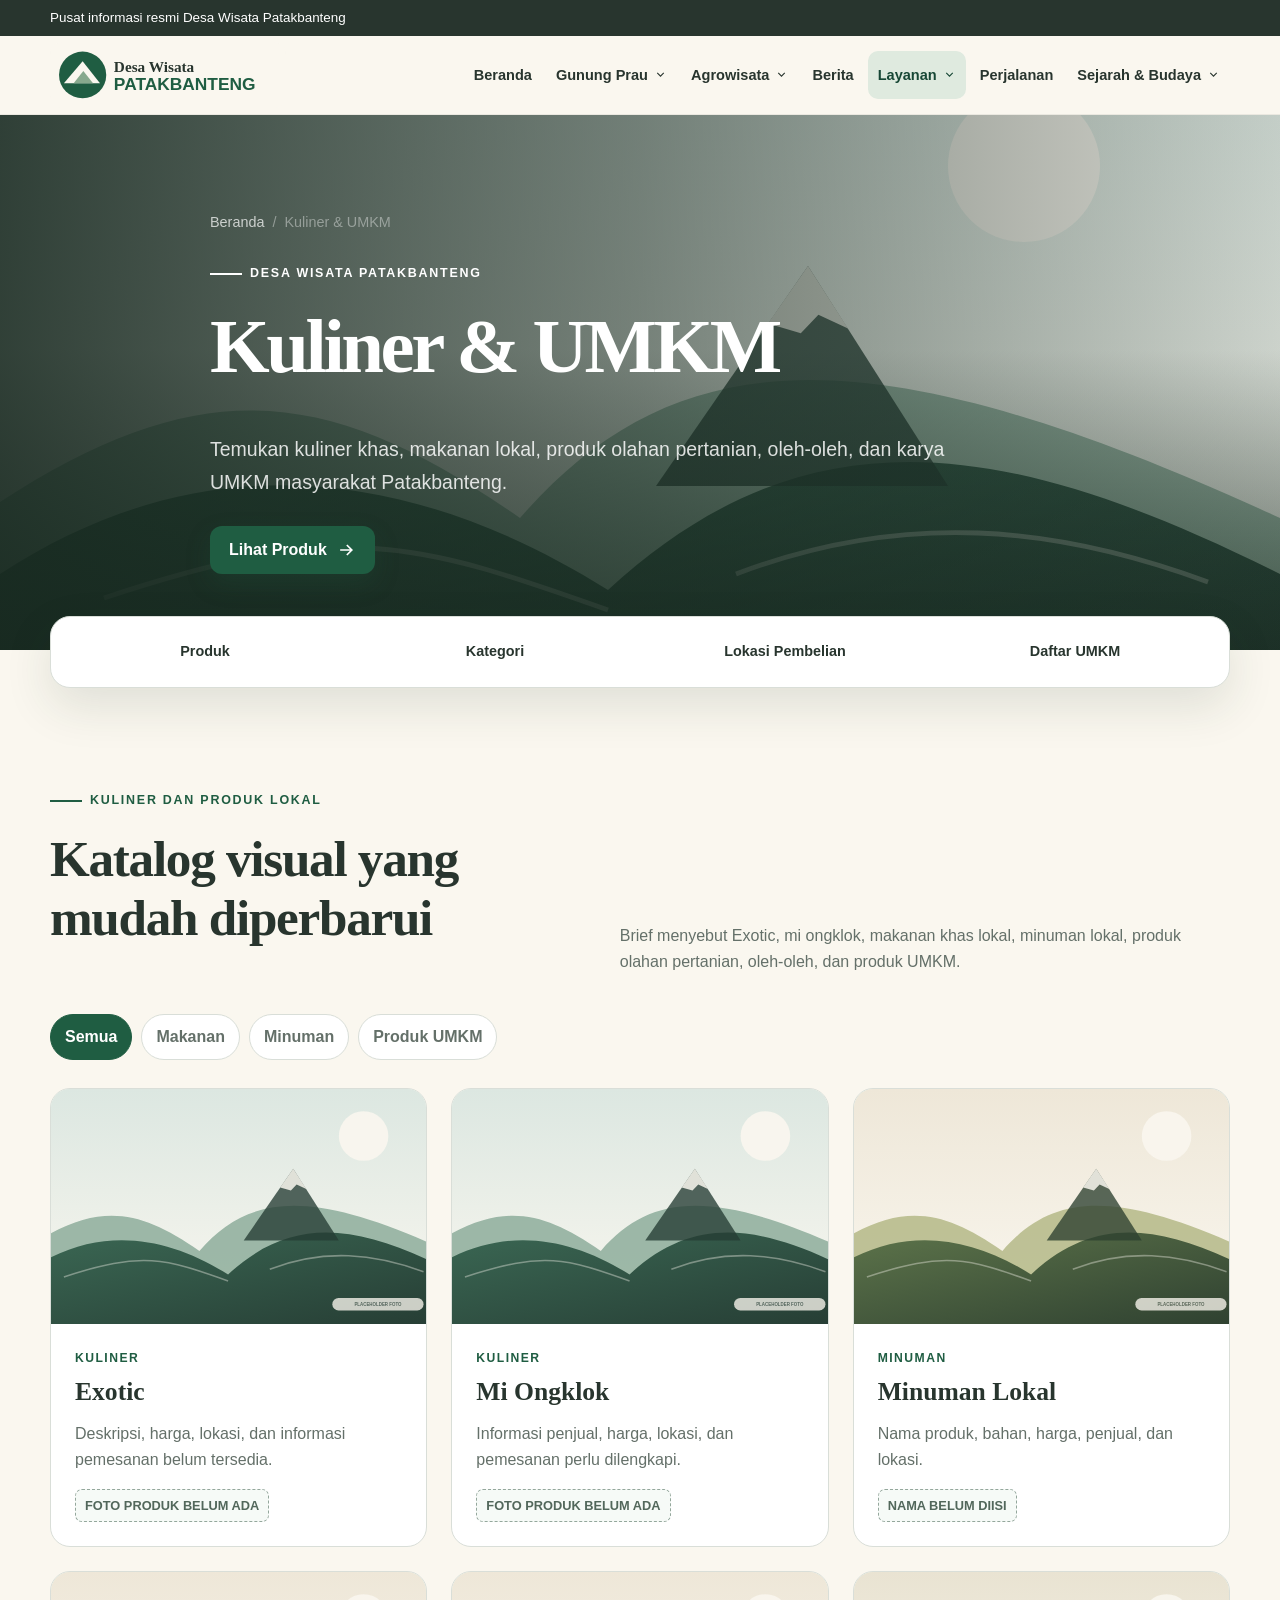
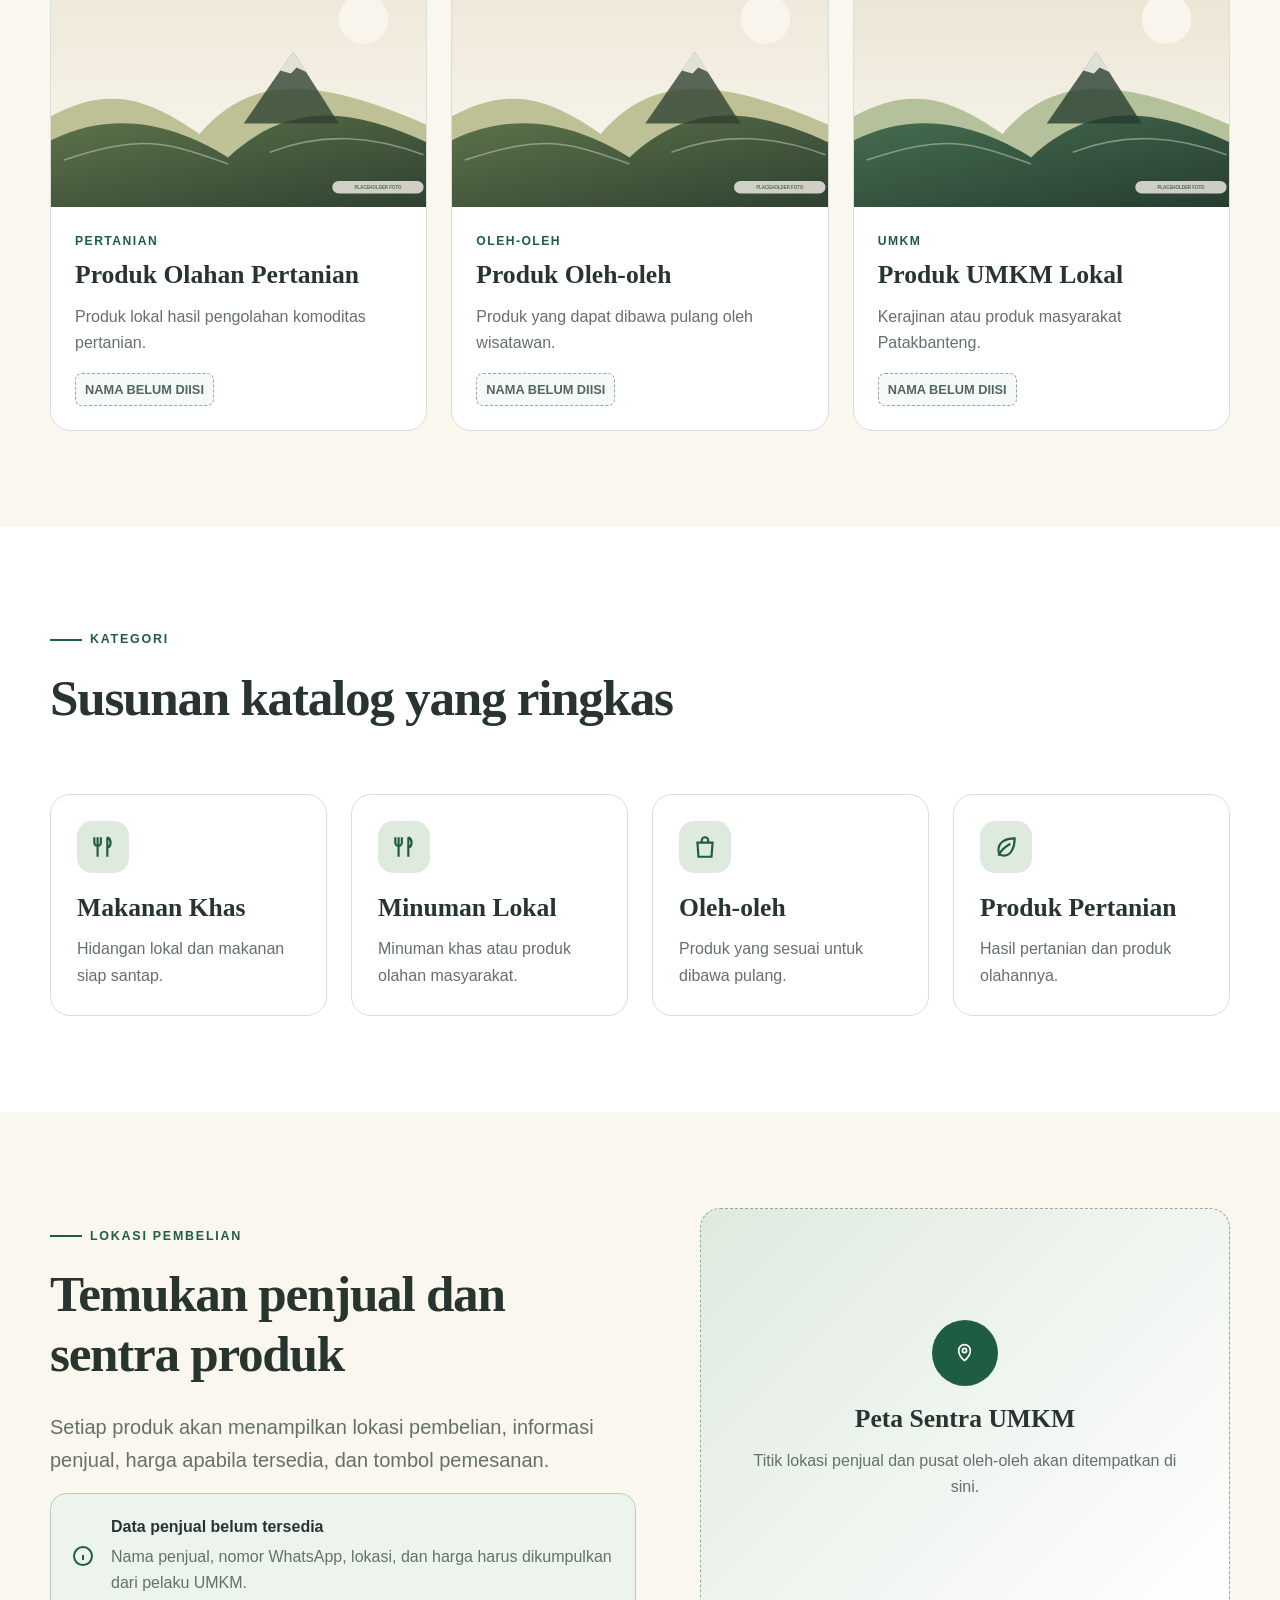
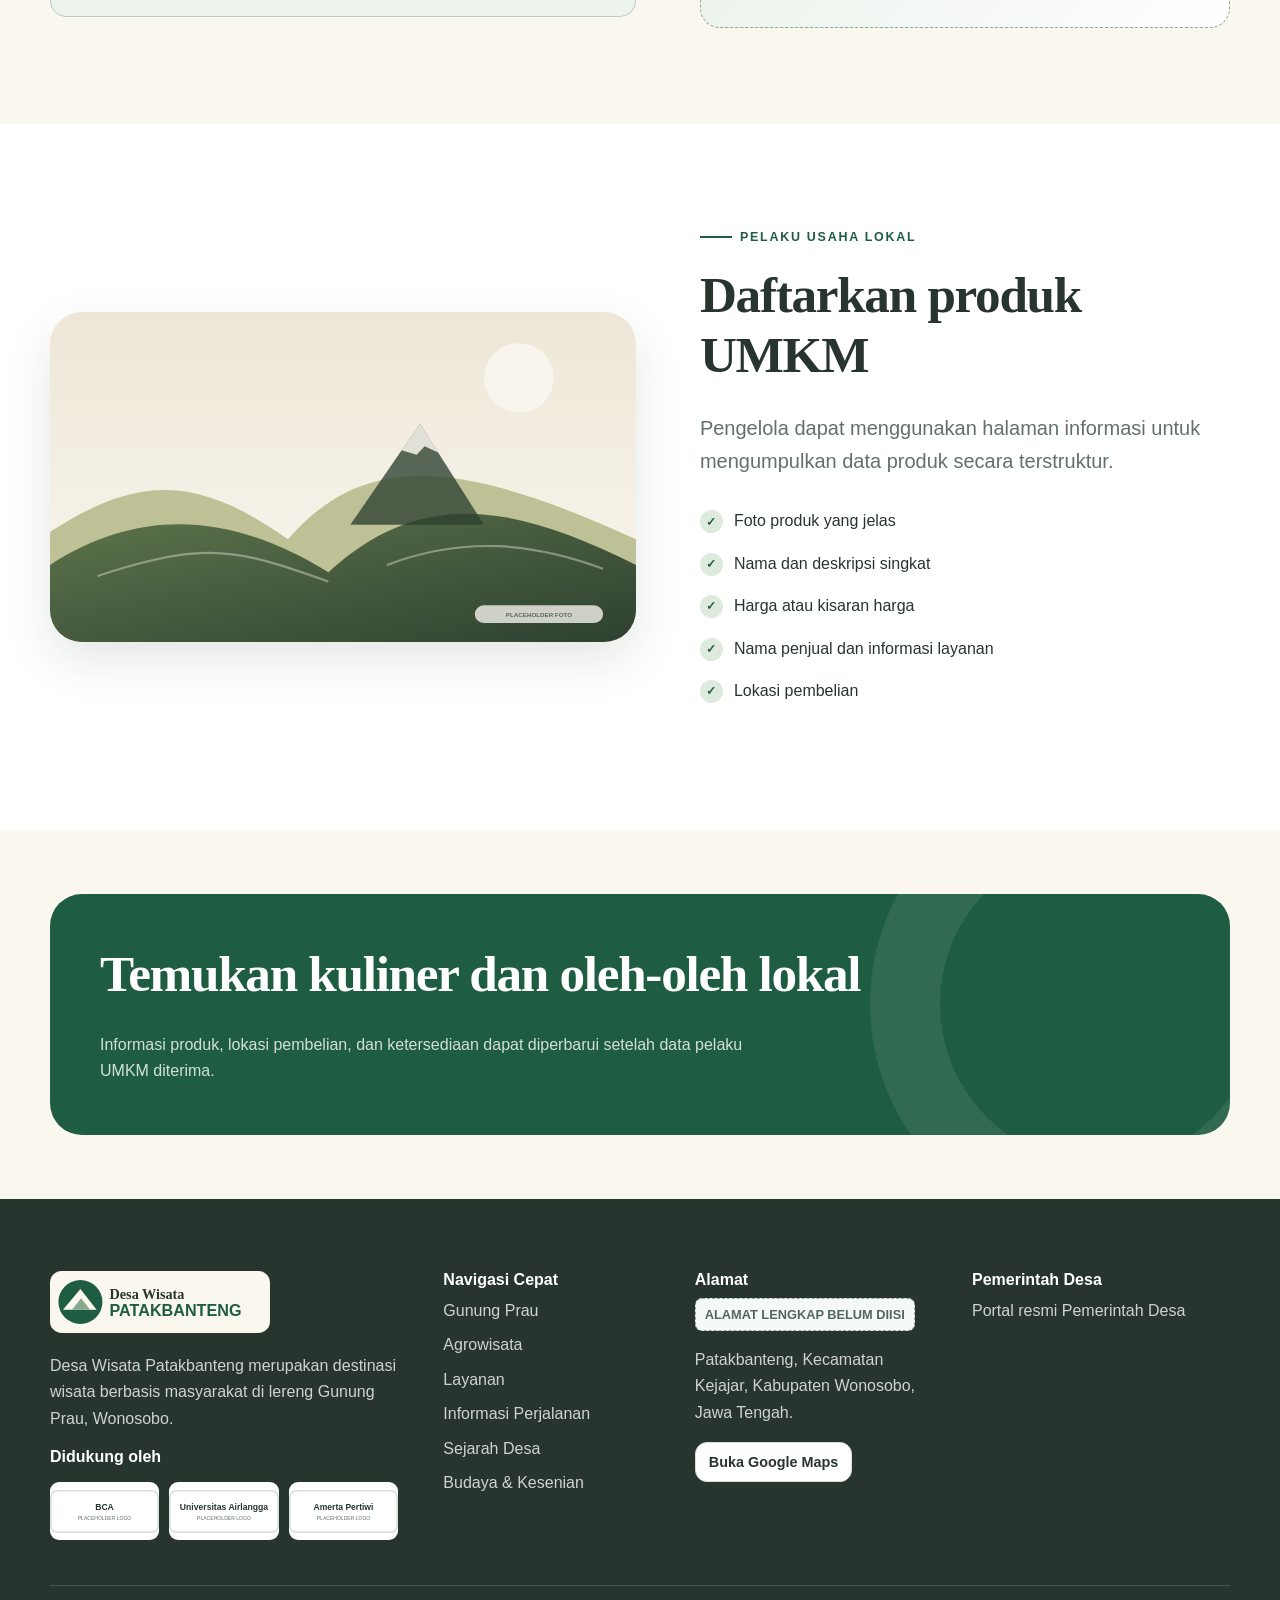
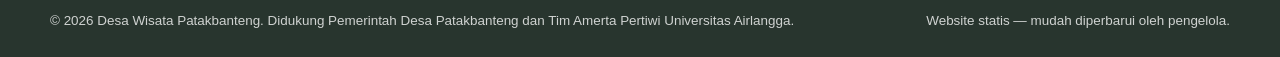
<file: kuliner.html>
<!doctype html>
<html class="no-js" lang="id"><head><meta charset="utf-8"/><meta content="width=device-width,initial-scale=1" name="viewport"/><meta content="Kuliner khas, produk pertanian, oleh-oleh, dan UMKM lokal Desa Patakbanteng." name="description"/><meta content="#1f5d42" name="theme-color"/><title>Kuliner &amp; UMKM | Desa Wisata Patakbanteng</title><link href="assets/icons/favicon.svg" rel="icon" type="image/svg+xml"/><link href="assets/css/style.css" rel="stylesheet"/><link href="assets/css/responsive.css" rel="stylesheet"/></head><body><a class="skip-link" href="#main-content">Lewati ke konten utama</a><div class="topbar"><div class="container"><span>Pusat informasi resmi Desa Wisata Patakbanteng</span></div></div>
<header class="site-header">
<div class="container nav-wrap">
<a aria-label="Beranda Desa Wisata Patakbanteng" class="brand" href="index.html"><img alt="Logo placeholder Desa Wisata Patakbanteng" src="assets/images/logo/logo-patakbanteng.svg"/></a>
<nav aria-label="Navigasi utama" class="main-nav">
<ul class="nav-list">
<li class="nav-item"><a class="nav-link" data-page="index.html" href="index.html">Beranda</a></li>
<li class="nav-item">
<button aria-expanded="false" class="dropdown-toggle" data-page="gunung-prau.html,basecamp.html">Gunung Prau
<svg fill="none" stroke="currentColor" stroke-width="2" viewbox="0 0 24 24"><path d="m6 9 6 6 6-6"></path></svg>
</button>
<div class="dropdown-menu">
<a data-page="gunung-prau.html" href="gunung-prau.html">Informasi Pendakian</a>
<a data-page="basecamp.html" href="basecamp.html">Basecamp Patakbanteng</a>
</div>
</li>
<li class="nav-item">
<button aria-expanded="false" class="dropdown-toggle" data-page="agrowisata.html,rumah-bibit.html">Agrowisata
<svg fill="none" stroke="currentColor" stroke-width="2" viewbox="0 0 24 24"><path d="m6 9 6 6 6-6"></path></svg>
</button>
<div class="dropdown-menu">
<a data-page="agrowisata.html" href="agrowisata.html">Agrowisata Desa</a>
<a data-page="rumah-bibit.html" href="rumah-bibit.html">Rumah Bibit</a>
<a href="agrowisata.html#konservasi">Konservasi</a>
</div>
</li>
<li class="nav-item"><a class="nav-link" data-page="berita.html" href="berita.html">Berita</a></li>
<li class="nav-item">
<button aria-expanded="false" class="dropdown-toggle" data-page="layanan.html,kuliner.html">Layanan
<svg fill="none" stroke="currentColor" stroke-width="2" viewbox="0 0 24 24"><path d="m6 9 6 6 6-6"></path></svg>
</button>
<div class="dropdown-menu">
<a data-page="layanan.html" href="layanan.html">Semua Layanan</a>
<a href="layanan.html#homestay">Homestay</a>
<a href="layanan.html#transportasi">Ojek Basecamp</a>
<a href="layanan.html#pemandu">Pemandu &amp; Porter</a>
<a data-page="kuliner.html" href="kuliner.html">Kuliner &amp; UMKM</a>
</div>
</li>
<li class="nav-item"><a class="nav-link" data-page="perjalanan.html" href="perjalanan.html">Perjalanan</a></li>
<li class="nav-item">
<button aria-expanded="false" class="dropdown-toggle" data-page="tentang.html">Sejarah &amp; Budaya
<svg fill="none" stroke="currentColor" stroke-width="2" viewbox="0 0 24 24"><path d="m6 9 6 6 6-6"></path></svg>
</button>
<div class="dropdown-menu">
<a href="tentang.html#sejarah">Sejarah Desa</a>
<a href="tentang.html#budaya">Budaya &amp; Kesenian</a>
</div>
</li>
</ul>
</nav>

<button aria-expanded="false" aria-label="Buka menu" class="menu-toggle"><span></span></button>
</div>
</header><main id="main-content"><section class="hero page-hero"><div class="hero-media"><img alt="Placeholder visual Kuliner &amp; UMKM" src="assets/images/hero/kuliner-hero.svg"/></div><div class="container hero-content"><div class="breadcrumb"><a href="index.html">Beranda</a><span>/</span><span>Kuliner &amp; UMKM</span></div><span class="eyebrow">Desa Wisata Patakbanteng</span><h1>Kuliner &amp; UMKM</h1><p class="lead">Temukan kuliner khas, makanan lokal, produk olahan pertanian, oleh-oleh, dan karya UMKM masyarakat Patakbanteng.</p><div class="button-row"><a class="btn btn-primary" href="#produk">Lihat Produk <svg class="icon" fill="none" stroke="currentColor" stroke-width="2" viewbox="0 0 24 24"><path d="M5 12h14M13 6l6 6-6 6"></path></svg></a></div></div></section><nav aria-label="Navigasi bagian" class="quick-nav"><div class="container"><div class="quick-nav-inner"><a href="#produk">Produk</a><a href="#kategori">Kategori</a><a href="#lokasi">Lokasi Pembelian</a><a href="#kolaborasi">Daftar UMKM</a></div></div></nav><section class="section" id="produk"><div class="container"><div class="section-head"><div><span class="eyebrow">Kuliner dan produk lokal</span><h2>Katalog visual yang mudah diperbarui</h2></div><p>Brief menyebut Exotic, mi ongklok, makanan khas lokal, minuman lokal, produk olahan pertanian, oleh-oleh, dan produk UMKM.</p></div><div class="filter-bar" data-target="product-grid"><button class="filter-btn active" data-filter="all">Semua</button><button class="filter-btn" data-filter="makanan">Makanan</button><button class="filter-btn" data-filter="minuman">Minuman</button><button class="filter-btn" data-filter="produk">Produk UMKM</button></div><div class="grid grid-3" id="product-grid"><article class="card filter-item reveal" data-category="makanan"><div class="card-media"><img alt="Placeholder gambar Exotic" loading="lazy" src="assets/images/hero/kuliner-hero.svg"/></div><div class="card-body"><div class="card-kicker">Kuliner</div><h3>Exotic</h3><p>Deskripsi, harga, lokasi, dan informasi pemesanan belum tersedia.</p><span class="placeholder">FOTO PRODUK BELUM ADA</span></div></article><article class="card filter-item reveal" data-category="makanan"><div class="card-media"><img alt="Placeholder gambar Mi Ongklok" loading="lazy" src="assets/images/hero/kuliner-hero.svg"/></div><div class="card-body"><div class="card-kicker">Kuliner</div><h3>Mi Ongklok</h3><p>Informasi penjual, harga, lokasi, dan pemesanan perlu dilengkapi.</p><span class="placeholder">FOTO PRODUK BELUM ADA</span></div></article><article class="card filter-item reveal" data-category="minuman"><div class="card-media"><img alt="Placeholder gambar Minuman Lokal" loading="lazy" src="assets/images/hero/agrowisata-hero.svg"/></div><div class="card-body"><div class="card-kicker">Minuman</div><h3>Minuman Lokal</h3><p>Nama produk, bahan, harga, penjual, dan lokasi.</p><span class="placeholder">NAMA BELUM DIISI</span></div></article><article class="card filter-item reveal" data-category="produk"><div class="card-media"><img alt="Placeholder gambar Produk Olahan Pertanian" loading="lazy" src="assets/images/hero/agrowisata-hero.svg"/></div><div class="card-body"><div class="card-kicker">Pertanian</div><h3>Produk Olahan Pertanian</h3><p>Produk lokal hasil pengolahan komoditas pertanian.</p><span class="placeholder">NAMA BELUM DIISI</span></div></article><article class="card filter-item reveal" data-category="produk"><div class="card-media"><img alt="Placeholder gambar Produk Oleh-oleh" loading="lazy" src="assets/images/hero/tentang-hero.svg"/></div><div class="card-body"><div class="card-kicker">Oleh-oleh</div><h3>Produk Oleh-oleh</h3><p>Produk yang dapat dibawa pulang oleh wisatawan.</p><span class="placeholder">NAMA BELUM DIISI</span></div></article><article class="card filter-item reveal" data-category="produk"><div class="card-media"><img alt="Placeholder gambar Produk UMKM Lokal" loading="lazy" src="assets/images/hero/patakbanteng-hero.svg"/></div><div class="card-body"><div class="card-kicker">UMKM</div><h3>Produk UMKM Lokal</h3><p>Kerajinan atau produk masyarakat Patakbanteng.</p><span class="placeholder">NAMA BELUM DIISI</span></div></article></div></div></section><section class="section section-alt" id="kategori"><div class="container"><div class="section-head"><div><span class="eyebrow">Kategori</span><h2>Susunan katalog yang ringkas</h2></div></div><div class="grid grid-4"><article class="card icon-card reveal"><div class="icon-box"><svg fill="none" stroke="currentColor" stroke-width="2" viewbox="0 0 24 24"><path d="M7 3v8M4 3v5a3 3 0 0 0 6 0V3M7 11v10M16 3v18M16 3c4 2 4 8 0 10"></path></svg></div><h3>Makanan Khas</h3><p>Hidangan lokal dan makanan siap santap.</p></article><article class="card icon-card reveal"><div class="icon-box"><svg fill="none" stroke="currentColor" stroke-width="2" viewbox="0 0 24 24"><path d="M7 3v8M4 3v5a3 3 0 0 0 6 0V3M7 11v10M16 3v18M16 3c4 2 4 8 0 10"></path></svg></div><h3>Minuman Lokal</h3><p>Minuman khas atau produk olahan masyarakat.</p></article><article class="card icon-card reveal"><div class="icon-box"><svg fill="none" stroke="currentColor" stroke-width="2" viewbox="0 0 24 24"><path d="M5 8h14l-1 13H6L5 8Z"></path><path d="M9 8V6a3 3 0 0 1 6 0v2"></path></svg></div><h3>Oleh-oleh</h3><p>Produk yang sesuai untuk dibawa pulang.</p></article><article class="card icon-card reveal"><div class="icon-box"><svg fill="none" stroke="currentColor" stroke-width="2" viewbox="0 0 24 24"><path d="M20 4C11 4 5 8 5 15c0 3 2 5 5 5 7 0 10-8 10-16Z"></path><path d="M5 20c2-5 6-8 11-11"></path></svg></div><h3>Produk Pertanian</h3><p>Hasil pertanian dan produk olahannya.</p></article></div></div></section><section class="section" id="lokasi"><div class="container"><div class="split"><div><span class="eyebrow">Lokasi pembelian</span><h2>Temukan penjual dan sentra produk</h2><p class="lead">Setiap produk akan menampilkan lokasi pembelian, informasi penjual, harga apabila tersedia, dan tombol pemesanan.</p><div class="notice"><svg fill="none" stroke="currentColor" stroke-width="2" viewbox="0 0 24 24"><circle cx="12" cy="12" r="9"></circle><path d="M12 11v5M12 8h.01"></path></svg><div><strong>Data penjual belum tersedia</strong><p>Nama penjual, nomor WhatsApp, lokasi, dan harga harus dikumpulkan dari pelaku UMKM.</p></div></div></div><div class="map-placeholder"><div><div class="map-pin"><svg class="icon" fill="none" stroke="currentColor" stroke-width="2" viewbox="0 0 24 24"><path d="M12 21s7-5.2 7-12a7 7 0 1 0-14 0c0 6.8 7 12 7 12Z"></path><circle cx="12" cy="9" r="2.5"></circle></svg></div><h3>Peta Sentra UMKM</h3><p>Titik lokasi penjual dan pusat oleh-oleh akan ditempatkan di sini.</p></div></div></div></div></section><section class="section section-alt" id="kolaborasi"><div class="container"><div class="split"><div class="split-media reveal"><img alt="Placeholder pelaku UMKM" loading="lazy" src="assets/images/hero/tentang-hero.svg"/></div><div><span class="eyebrow">Pelaku usaha lokal</span><h2>Daftarkan produk UMKM</h2><p class="lead">Pengelola dapat menggunakan halaman informasi untuk mengumpulkan data produk secara terstruktur.</p><ul class="list-check"><li>Foto produk yang jelas</li><li>Nama dan deskripsi singkat</li><li>Harga atau kisaran harga</li><li>Nama penjual dan informasi layanan</li><li>Lokasi pembelian</li></ul></div></div></div></section><section class="section-sm"><div class="container"><div class="cta reveal"><div><h2>Temukan kuliner dan oleh-oleh lokal</h2><p>Informasi produk, lokasi pembelian, dan ketersediaan dapat diperbarui setelah data pelaku UMKM diterima.</p></div></div></div></section></main>
<footer class="site-footer"><div class="container">
<div class="footer-grid">
<div><img alt="Logo placeholder Desa Wisata Patakbanteng" class="footer-logo" src="assets/images/logo/logo-patakbanteng.svg"/><p>Desa Wisata Patakbanteng merupakan destinasi wisata berbasis masyarakat di lereng Gunung Prau, Wonosobo.</p><h3>Didukung oleh</h3><div class="partner-logos"><img alt="Placeholder logo BCA" loading="lazy" src="assets/images/logo/bca.svg"/><img alt="Placeholder logo Universitas Airlangga" loading="lazy" src="assets/images/logo/universitas-airlangga.svg"/><img alt="Placeholder logo Amerta Pertiwi" loading="lazy" src="assets/images/logo/amerta-pertiwi.svg"/></div></div>
<div><h3>Navigasi Cepat</h3><ul>
<li><a href="gunung-prau.html">Gunung Prau</a></li>
<li><a href="agrowisata.html">Agrowisata</a></li>
<li><a href="layanan.html">Layanan</a></li>
<li><a href="perjalanan.html">Informasi Perjalanan</a></li>
<li><a href="tentang.html#sejarah">Sejarah Desa</a></li>
<li><a href="tentang.html#budaya">Budaya &amp; Kesenian</a></li>
</ul></div>
<div><h3>Alamat</h3><p><span class="placeholder">ALAMAT LENGKAP BELUM DIISI</span></p><p>Patakbanteng, Kecamatan Kejajar, Kabupaten Wonosobo, Jawa Tengah.</p><a class="btn btn-secondary btn-sm" data-map="desa" href="perjalanan.html#peta">Buka Google Maps</a></div>
<div>
<h3>Pemerintah Desa</h3>
<a href="https://patakbanteng-kejajar.desa.id" rel="noopener" target="_blank">Portal resmi Pemerintah Desa</a>
</div>
</div>
<div class="footer-bottom"><span>© <span data-year="">2026</span> Desa Wisata Patakbanteng. Didukung Pemerintah Desa Patakbanteng dan Tim Amerta Pertiwi Universitas Airlangga.</span><span>Website statis — mudah diperbarui oleh pengelola.</span></div>
</div></footer><button aria-label="Kembali ke atas" class="back-to-top">↑</button>
<div aria-label="Tampilan gambar besar" aria-modal="true" class="lightbox" role="dialog"><button aria-label="Tutup" class="lightbox-close">×</button><img alt="" src="assets/images/umum/galeri-1.svg"/></div><script src="assets/js/config.js"></script><script src="assets/js/main.js"></script></body></html>
</file>
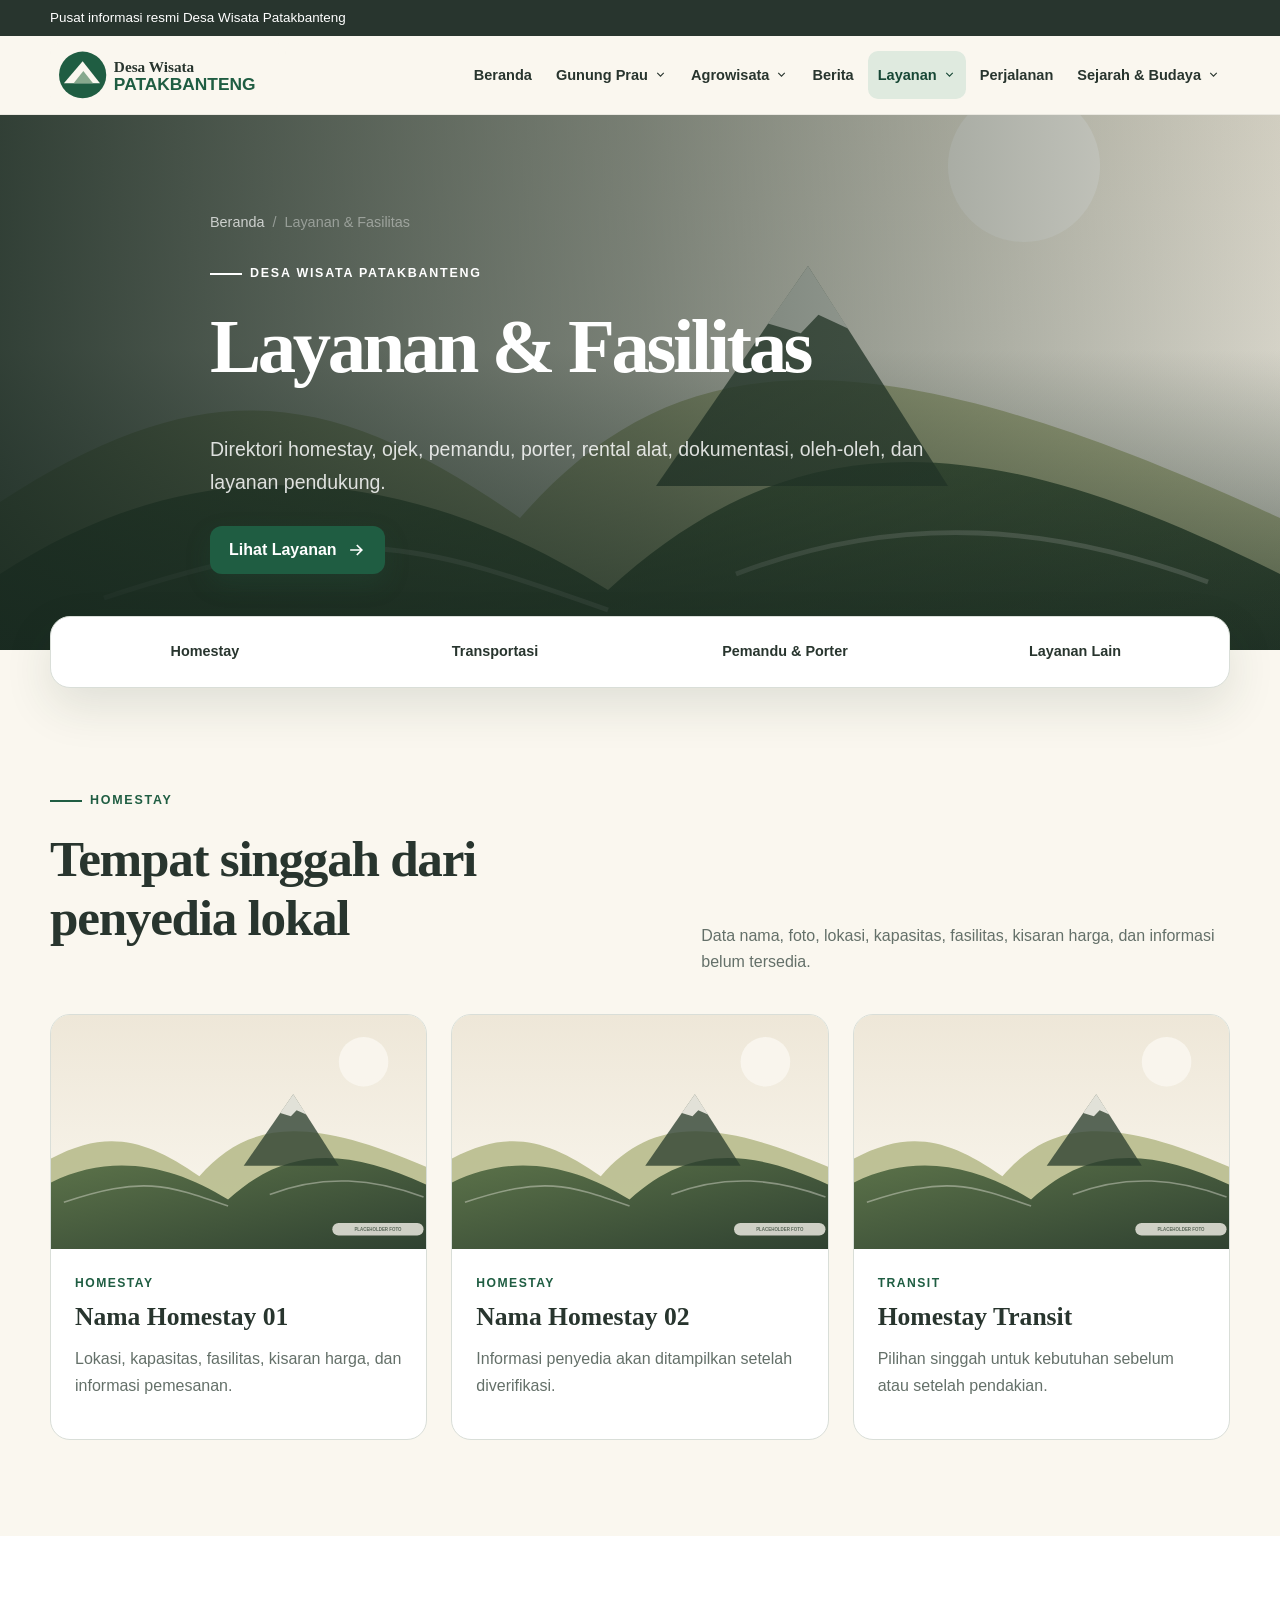
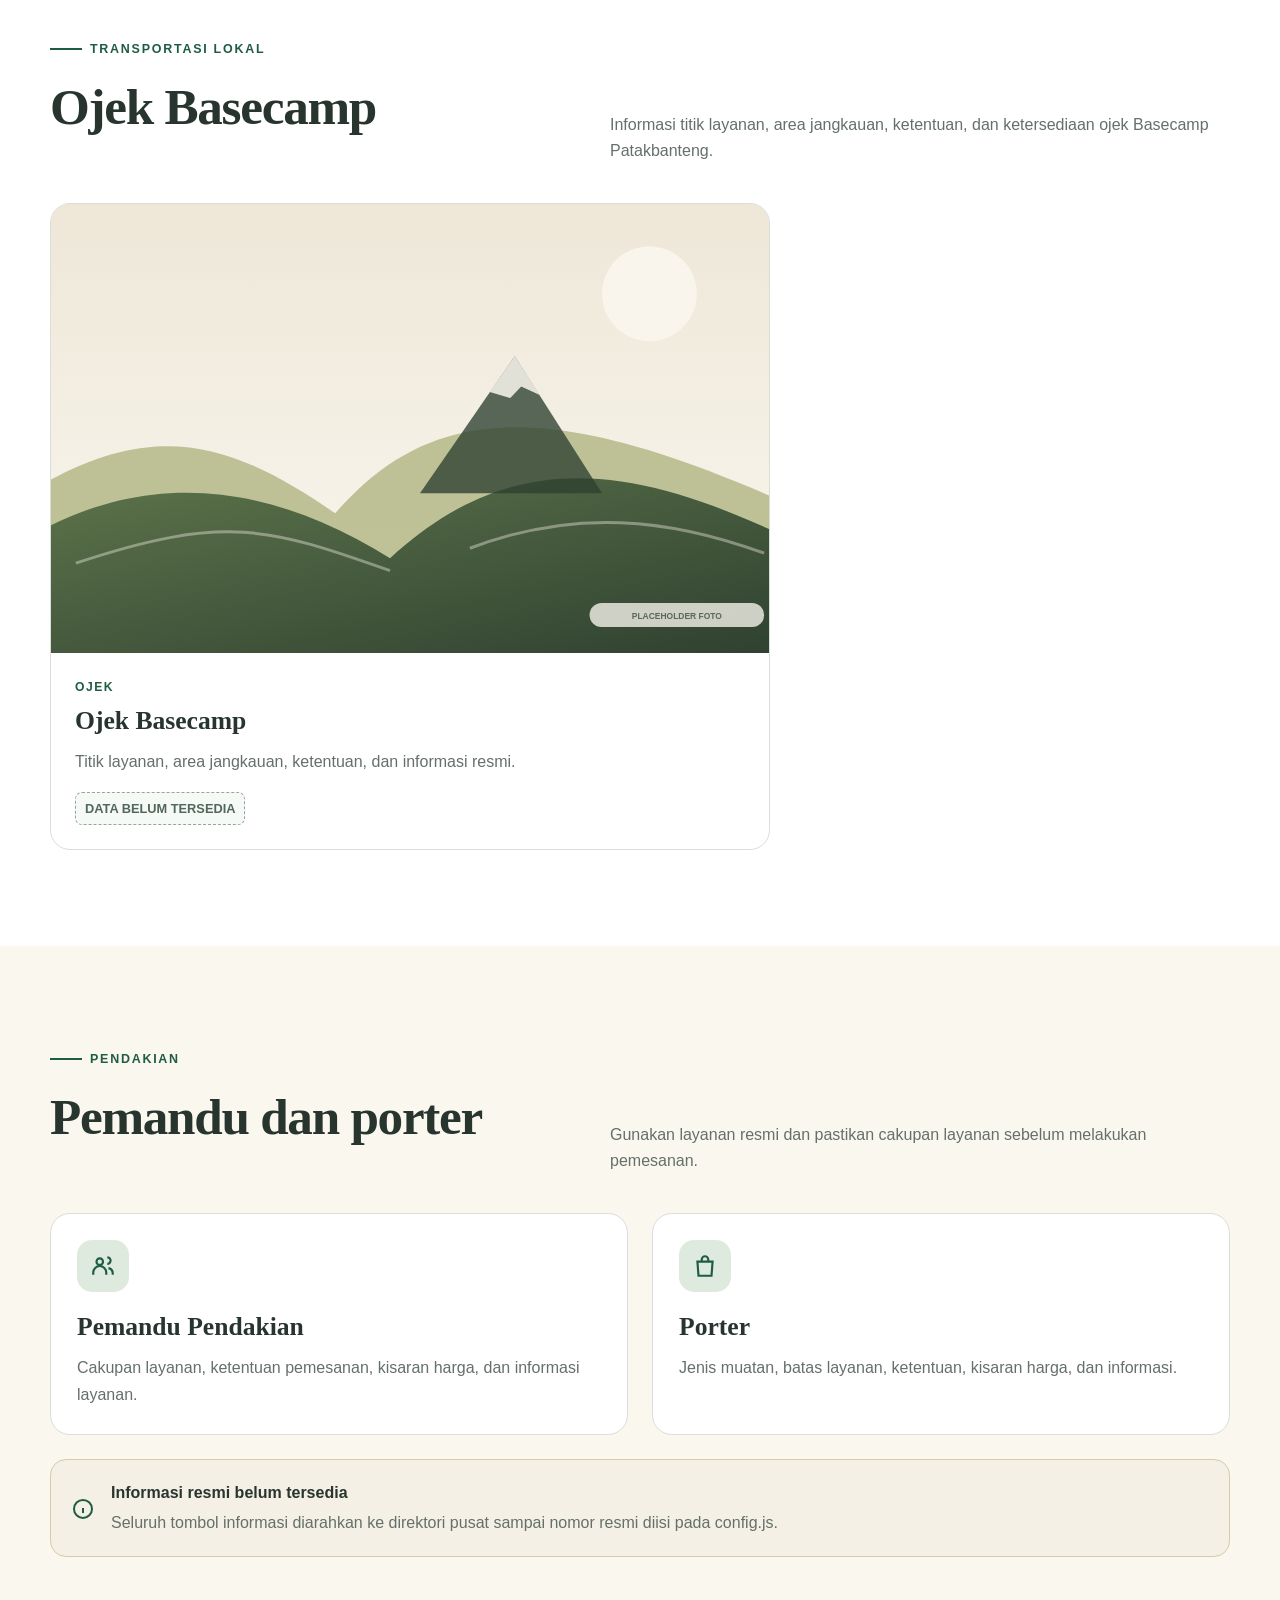
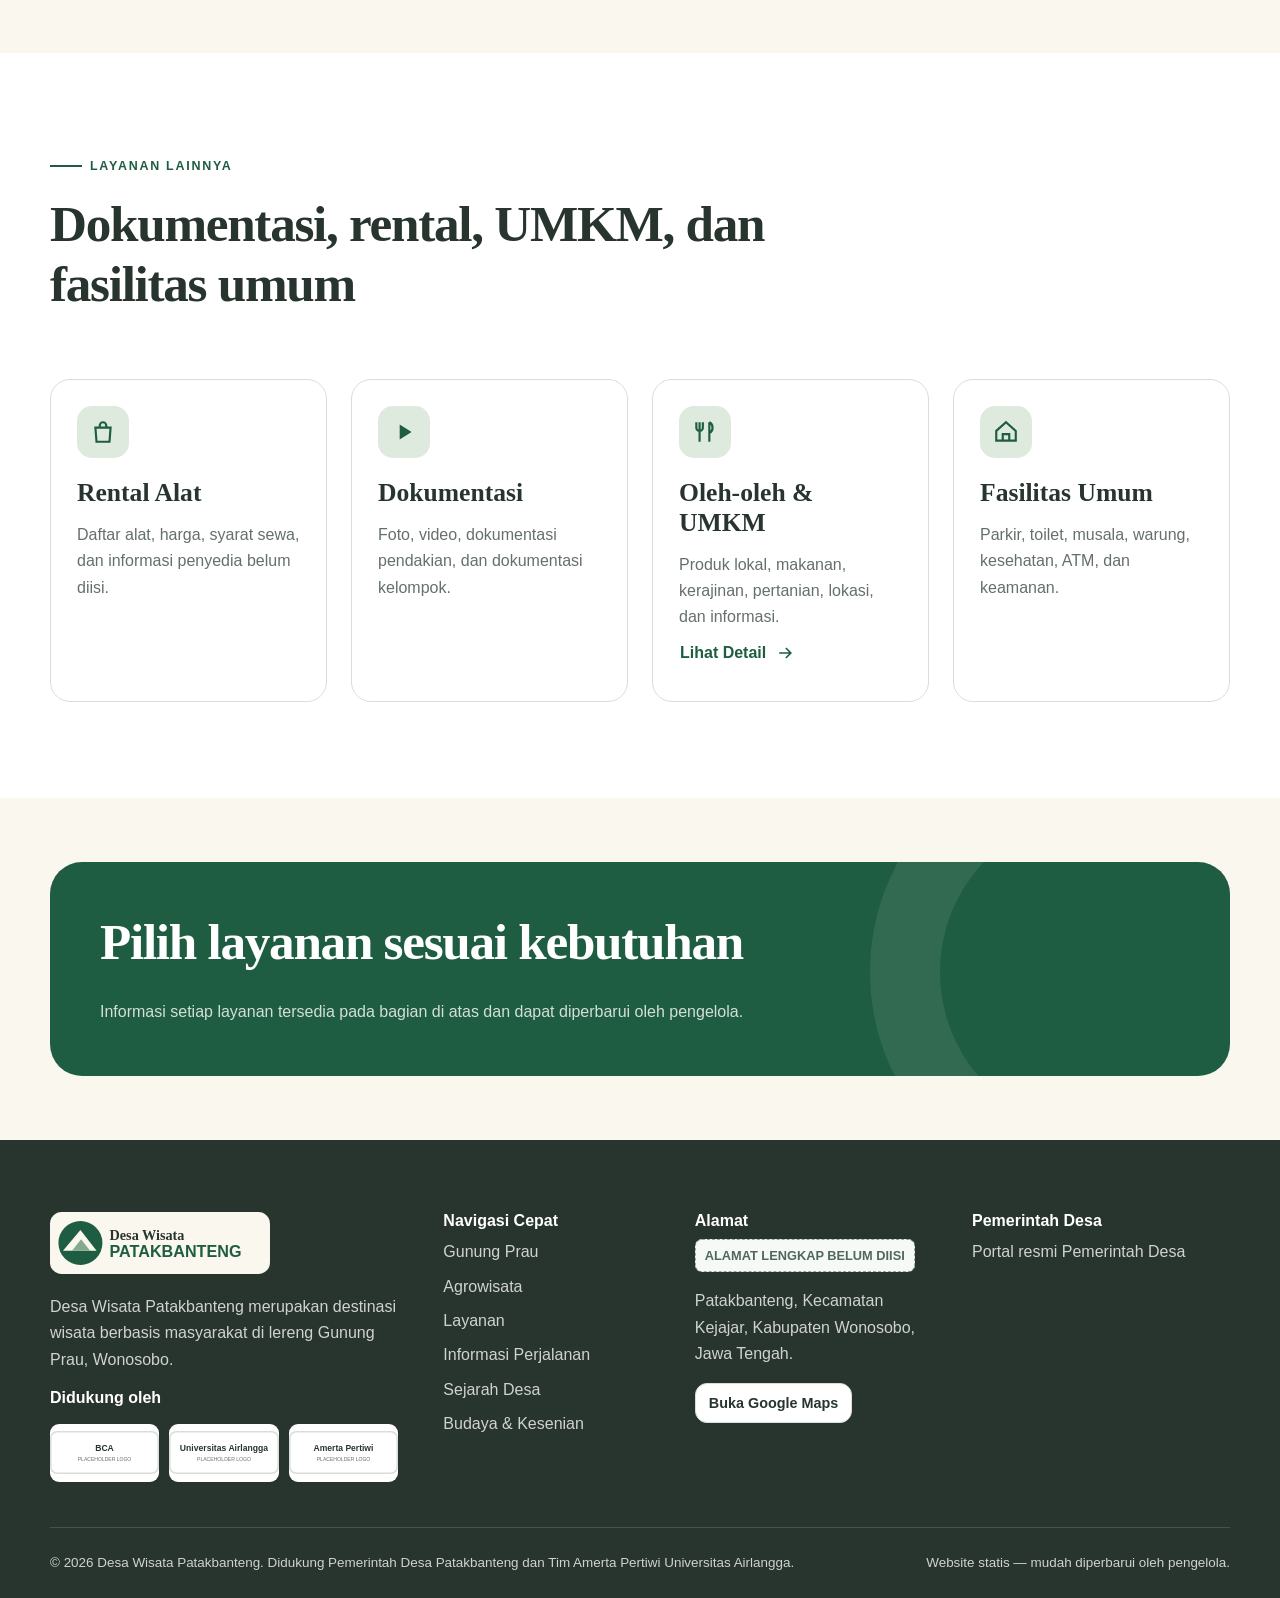
<file: layanan.html>
<!doctype html>
<html class="no-js" lang="id"><head><meta charset="utf-8"/><meta content="width=device-width,initial-scale=1" name="viewport"/><meta content="Homestay, ojek, pemandu, porter, rental, dokumentasi, UMKM, dan layanan pendukung Patakbanteng." name="description"/><meta content="#1f5d42" name="theme-color"/><title>Layanan &amp; Fasilitas | Desa Wisata Patakbanteng</title><link href="assets/icons/favicon.svg" rel="icon" type="image/svg+xml"/><link href="assets/css/style.css" rel="stylesheet"/><link href="assets/css/responsive.css" rel="stylesheet"/></head><body><a class="skip-link" href="#main-content">Lewati ke konten utama</a><div class="topbar"><div class="container"><span>Pusat informasi resmi Desa Wisata Patakbanteng</span></div></div>
<header class="site-header">
<div class="container nav-wrap">
<a aria-label="Beranda Desa Wisata Patakbanteng" class="brand" href="index.html"><img alt="Logo placeholder Desa Wisata Patakbanteng" src="assets/images/logo/logo-patakbanteng.svg"/></a>
<nav aria-label="Navigasi utama" class="main-nav">
<ul class="nav-list">
<li class="nav-item"><a class="nav-link" data-page="index.html" href="index.html">Beranda</a></li>
<li class="nav-item">
<button aria-expanded="false" class="dropdown-toggle" data-page="gunung-prau.html,basecamp.html">Gunung Prau
<svg fill="none" stroke="currentColor" stroke-width="2" viewbox="0 0 24 24"><path d="m6 9 6 6 6-6"></path></svg>
</button>
<div class="dropdown-menu">
<a data-page="gunung-prau.html" href="gunung-prau.html">Informasi Pendakian</a>
<a data-page="basecamp.html" href="basecamp.html">Basecamp Patakbanteng</a>
</div>
</li>
<li class="nav-item">
<button aria-expanded="false" class="dropdown-toggle" data-page="agrowisata.html,rumah-bibit.html">Agrowisata
<svg fill="none" stroke="currentColor" stroke-width="2" viewbox="0 0 24 24"><path d="m6 9 6 6 6-6"></path></svg>
</button>
<div class="dropdown-menu">
<a data-page="agrowisata.html" href="agrowisata.html">Agrowisata Desa</a>
<a data-page="rumah-bibit.html" href="rumah-bibit.html">Rumah Bibit</a>
<a href="agrowisata.html#konservasi">Konservasi</a>
</div>
</li>
<li class="nav-item"><a class="nav-link" data-page="berita.html" href="berita.html">Berita</a></li>
<li class="nav-item">
<button aria-expanded="false" class="dropdown-toggle" data-page="layanan.html,kuliner.html">Layanan
<svg fill="none" stroke="currentColor" stroke-width="2" viewbox="0 0 24 24"><path d="m6 9 6 6 6-6"></path></svg>
</button>
<div class="dropdown-menu">
<a data-page="layanan.html" href="layanan.html">Semua Layanan</a>
<a href="layanan.html#homestay">Homestay</a>
<a href="layanan.html#transportasi">Ojek Basecamp</a>
<a href="layanan.html#pemandu">Pemandu &amp; Porter</a>
<a data-page="kuliner.html" href="kuliner.html">Kuliner &amp; UMKM</a>
</div>
</li>
<li class="nav-item"><a class="nav-link" data-page="perjalanan.html" href="perjalanan.html">Perjalanan</a></li>
<li class="nav-item">
<button aria-expanded="false" class="dropdown-toggle" data-page="tentang.html">Sejarah &amp; Budaya
<svg fill="none" stroke="currentColor" stroke-width="2" viewbox="0 0 24 24"><path d="m6 9 6 6 6-6"></path></svg>
</button>
<div class="dropdown-menu">
<a href="tentang.html#sejarah">Sejarah Desa</a>
<a href="tentang.html#budaya">Budaya &amp; Kesenian</a>
</div>
</li>
</ul>
</nav>

<button aria-expanded="false" aria-label="Buka menu" class="menu-toggle"><span></span></button>
</div>
</header><main id="main-content"><section class="hero page-hero"><div class="hero-media"><img alt="Placeholder visual Layanan &amp; Fasilitas" src="assets/images/hero/layanan-hero.svg"/></div><div class="container hero-content"><div class="breadcrumb"><a href="index.html">Beranda</a><span>/</span><span>Layanan &amp; Fasilitas</span></div><span class="eyebrow">Desa Wisata Patakbanteng</span><h1>Layanan &amp; Fasilitas</h1><p class="lead">Direktori homestay, ojek, pemandu, porter, rental alat, dokumentasi, oleh-oleh, dan layanan pendukung.</p><div class="button-row"><a class="btn btn-primary" href="#homestay">Lihat Layanan <svg class="icon" fill="none" stroke="currentColor" stroke-width="2" viewbox="0 0 24 24"><path d="M5 12h14M13 6l6 6-6 6"></path></svg></a></div></div></section><nav aria-label="Navigasi bagian" class="quick-nav"><div class="container"><div class="quick-nav-inner"><a href="#homestay">Homestay</a><a href="#transportasi">Transportasi</a><a href="#pemandu">Pemandu &amp; Porter</a><a href="#lainnya">Layanan Lain</a></div></div></nav><section class="section" id="homestay"><div class="container"><div class="section-head"><div><span class="eyebrow">Homestay</span><h2>Tempat singgah dari penyedia lokal</h2></div><p>Data nama, foto, lokasi, kapasitas, fasilitas, kisaran harga, dan informasi belum tersedia.</p></div><div class="grid grid-3"><article class="card reveal"><div class="card-media"><img alt="Placeholder gambar Nama Homestay 01" loading="lazy" src="assets/images/hero/layanan-hero.svg"/></div><div class="card-body"><div class="card-kicker">Homestay</div><h3>Nama Homestay 01</h3><p>Lokasi, kapasitas, fasilitas, kisaran harga, dan informasi pemesanan.</p></div></article><article class="card reveal"><div class="card-media"><img alt="Placeholder gambar Nama Homestay 02" loading="lazy" src="assets/images/hero/tentang-hero.svg"/></div><div class="card-body"><div class="card-kicker">Homestay</div><h3>Nama Homestay 02</h3><p>Informasi penyedia akan ditampilkan setelah diverifikasi.</p></div></article><article class="card reveal"><div class="card-media"><img alt="Placeholder gambar Homestay Transit" loading="lazy" src="assets/images/hero/basecamp-hero.svg"/></div><div class="card-body"><div class="card-kicker">Transit</div><h3>Homestay Transit</h3><p>Pilihan singgah untuk kebutuhan sebelum atau setelah pendakian.</p></div></article></div></div></section><section class="section section-alt" id="transportasi"><div class="container"><div class="section-head"><div><span class="eyebrow">Transportasi lokal</span><h2>Ojek Basecamp</h2></div><p>Informasi titik layanan, area jangkauan, ketentuan, dan ketersediaan ojek Basecamp Patakbanteng.</p></div><div class="grid" style="grid-template-columns:minmax(0,720px)"><article class="card reveal"><div class="card-media"><img alt="Placeholder gambar Ojek Basecamp" loading="lazy" src="assets/images/hero/basecamp-hero.svg"/></div><div class="card-body"><div class="card-kicker">Ojek</div><h3>Ojek Basecamp</h3><p>Titik layanan, area jangkauan, ketentuan, dan informasi resmi.</p><span class="placeholder">DATA BELUM TERSEDIA</span></div></article></div></div></section><section class="section" id="pemandu"><div class="container"><div class="section-head"><div><span class="eyebrow">Pendakian</span><h2>Pemandu dan porter</h2></div><p>Gunakan layanan resmi dan pastikan cakupan layanan sebelum melakukan pemesanan.</p></div><div class="grid grid-2"><article class="card icon-card reveal"><div class="icon-box"><svg fill="none" stroke="currentColor" stroke-width="2" viewbox="0 0 24 24"><circle cx="9" cy="8" r="3"></circle><path d="M3 20v-2a6 6 0 0 1 12 0v2M16 4a3 3 0 0 1 0 6M17 14a5 5 0 0 1 4 5v1"></path></svg></div><h3>Pemandu Pendakian</h3><p>Cakupan layanan, ketentuan pemesanan, kisaran harga, dan informasi layanan.</p></article><article class="card icon-card reveal"><div class="icon-box"><svg fill="none" stroke="currentColor" stroke-width="2" viewbox="0 0 24 24"><path d="M5 8h14l-1 13H6L5 8Z"></path><path d="M9 8V6a3 3 0 0 1 6 0v2"></path></svg></div><h3>Porter</h3><p>Jenis muatan, batas layanan, ketentuan, kisaran harga, dan informasi.</p></article></div><div style="margin-top:24px"><div class="notice notice-warning"><svg fill="none" stroke="currentColor" stroke-width="2" viewbox="0 0 24 24"><circle cx="12" cy="12" r="9"></circle><path d="M12 11v5M12 8h.01"></path></svg><div><strong>Informasi resmi belum tersedia</strong><p>Seluruh tombol informasi diarahkan ke direktori pusat sampai nomor resmi diisi pada config.js.</p></div></div></div></div></section><section class="section section-alt" id="lainnya"><div class="container"><div class="section-head"><div><span class="eyebrow">Layanan lainnya</span><h2>Dokumentasi, rental, UMKM, dan fasilitas umum</h2></div></div><div class="grid grid-4"><article class="card icon-card reveal"><div class="icon-box"><svg fill="none" stroke="currentColor" stroke-width="2" viewbox="0 0 24 24"><path d="M5 8h14l-1 13H6L5 8Z"></path><path d="M9 8V6a3 3 0 0 1 6 0v2"></path></svg></div><h3>Rental Alat</h3><p>Daftar alat, harga, syarat sewa, dan informasi penyedia belum diisi.</p></article><article class="card icon-card reveal"><div class="icon-box"><svg fill="currentColor" viewbox="0 0 24 24"><path d="m8 5 11 7-11 7V5Z"></path></svg></div><h3>Dokumentasi</h3><p>Foto, video, dokumentasi pendakian, dan dokumentasi kelompok.</p></article><article class="card icon-card reveal"><div class="icon-box"><svg fill="none" stroke="currentColor" stroke-width="2" viewbox="0 0 24 24"><path d="M7 3v8M4 3v5a3 3 0 0 0 6 0V3M7 11v10M16 3v18M16 3c4 2 4 8 0 10"></path></svg></div><h3>Oleh-oleh &amp; UMKM</h3><p>Produk lokal, makanan, kerajinan, pertanian, lokasi, dan informasi.</p><a class="btn btn-ghost" href="kuliner.html">Lihat Detail <svg class="icon" fill="none" stroke="currentColor" stroke-width="2" viewbox="0 0 24 24"><path d="M5 12h14M13 6l6 6-6 6"></path></svg></a></article><article class="card icon-card reveal"><div class="icon-box"><svg fill="none" stroke="currentColor" stroke-width="2" viewbox="0 0 24 24"><path d="m3 11 9-8 9 8v9H3v-9Z"></path><path d="M9 20v-6h6v6"></path></svg></div><h3>Fasilitas Umum</h3><p>Parkir, toilet, musala, warung, kesehatan, ATM, dan keamanan.</p></article></div></div></section><section class="section-sm"><div class="container"><div class="cta reveal"><div><h2>Pilih layanan sesuai kebutuhan</h2><p>Informasi setiap layanan tersedia pada bagian di atas dan dapat diperbarui oleh pengelola.</p></div></div></div></section></main>
<footer class="site-footer"><div class="container">
<div class="footer-grid">
<div><img alt="Logo placeholder Desa Wisata Patakbanteng" class="footer-logo" src="assets/images/logo/logo-patakbanteng.svg"/><p>Desa Wisata Patakbanteng merupakan destinasi wisata berbasis masyarakat di lereng Gunung Prau, Wonosobo.</p><h3>Didukung oleh</h3><div class="partner-logos"><img alt="Placeholder logo BCA" loading="lazy" src="assets/images/logo/bca.svg"/><img alt="Placeholder logo Universitas Airlangga" loading="lazy" src="assets/images/logo/universitas-airlangga.svg"/><img alt="Placeholder logo Amerta Pertiwi" loading="lazy" src="assets/images/logo/amerta-pertiwi.svg"/></div></div>
<div><h3>Navigasi Cepat</h3><ul>
<li><a href="gunung-prau.html">Gunung Prau</a></li>
<li><a href="agrowisata.html">Agrowisata</a></li>
<li><a href="layanan.html">Layanan</a></li>
<li><a href="perjalanan.html">Informasi Perjalanan</a></li>
<li><a href="tentang.html#sejarah">Sejarah Desa</a></li>
<li><a href="tentang.html#budaya">Budaya &amp; Kesenian</a></li>
</ul></div>
<div><h3>Alamat</h3><p><span class="placeholder">ALAMAT LENGKAP BELUM DIISI</span></p><p>Patakbanteng, Kecamatan Kejajar, Kabupaten Wonosobo, Jawa Tengah.</p><a class="btn btn-secondary btn-sm" data-map="desa" href="perjalanan.html#peta">Buka Google Maps</a></div>
<div>
<h3>Pemerintah Desa</h3>
<a href="https://patakbanteng-kejajar.desa.id" rel="noopener" target="_blank">Portal resmi Pemerintah Desa</a>
</div>
</div>
<div class="footer-bottom"><span>© <span data-year="">2026</span> Desa Wisata Patakbanteng. Didukung Pemerintah Desa Patakbanteng dan Tim Amerta Pertiwi Universitas Airlangga.</span><span>Website statis — mudah diperbarui oleh pengelola.</span></div>
</div></footer><button aria-label="Kembali ke atas" class="back-to-top">↑</button>
<div aria-label="Tampilan gambar besar" aria-modal="true" class="lightbox" role="dialog"><button aria-label="Tutup" class="lightbox-close">×</button><img alt="" src="assets/images/umum/galeri-1.svg"/></div><script src="assets/js/config.js"></script><script src="assets/js/main.js"></script></body></html>
</file>
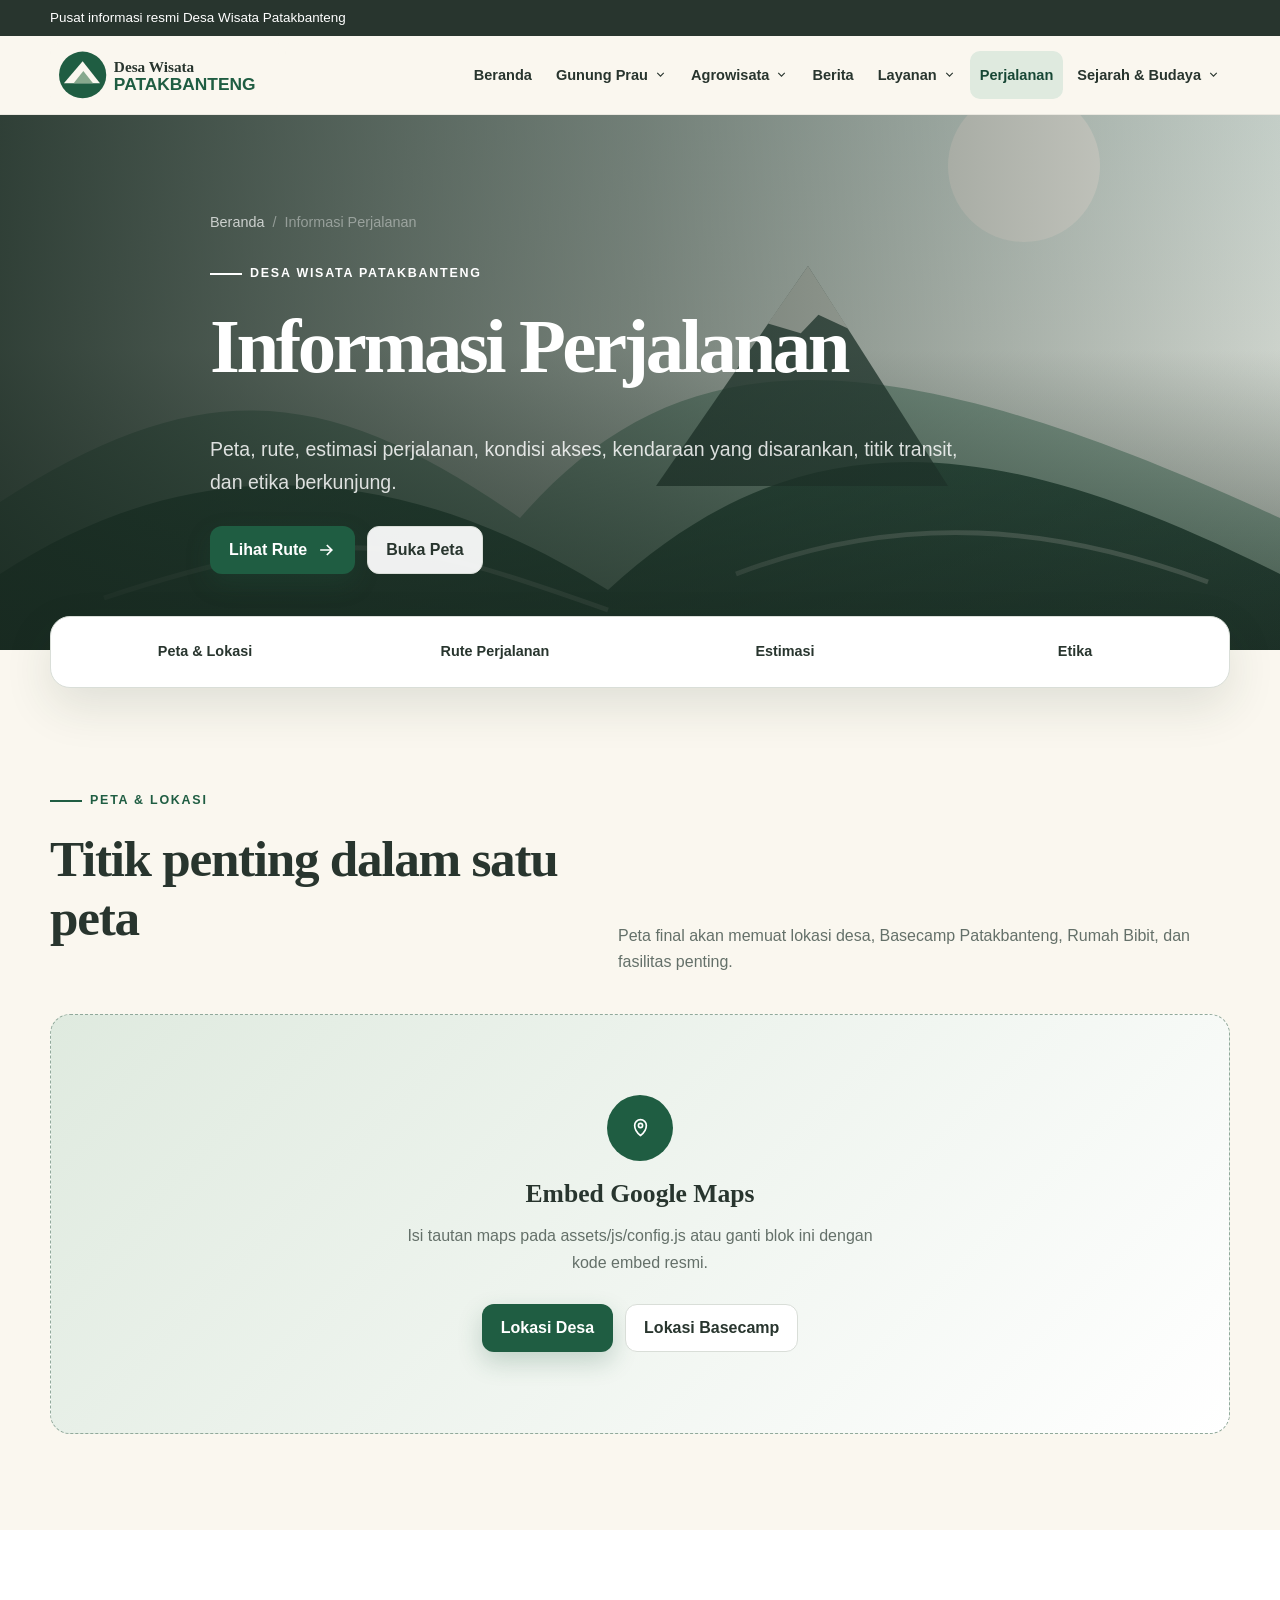
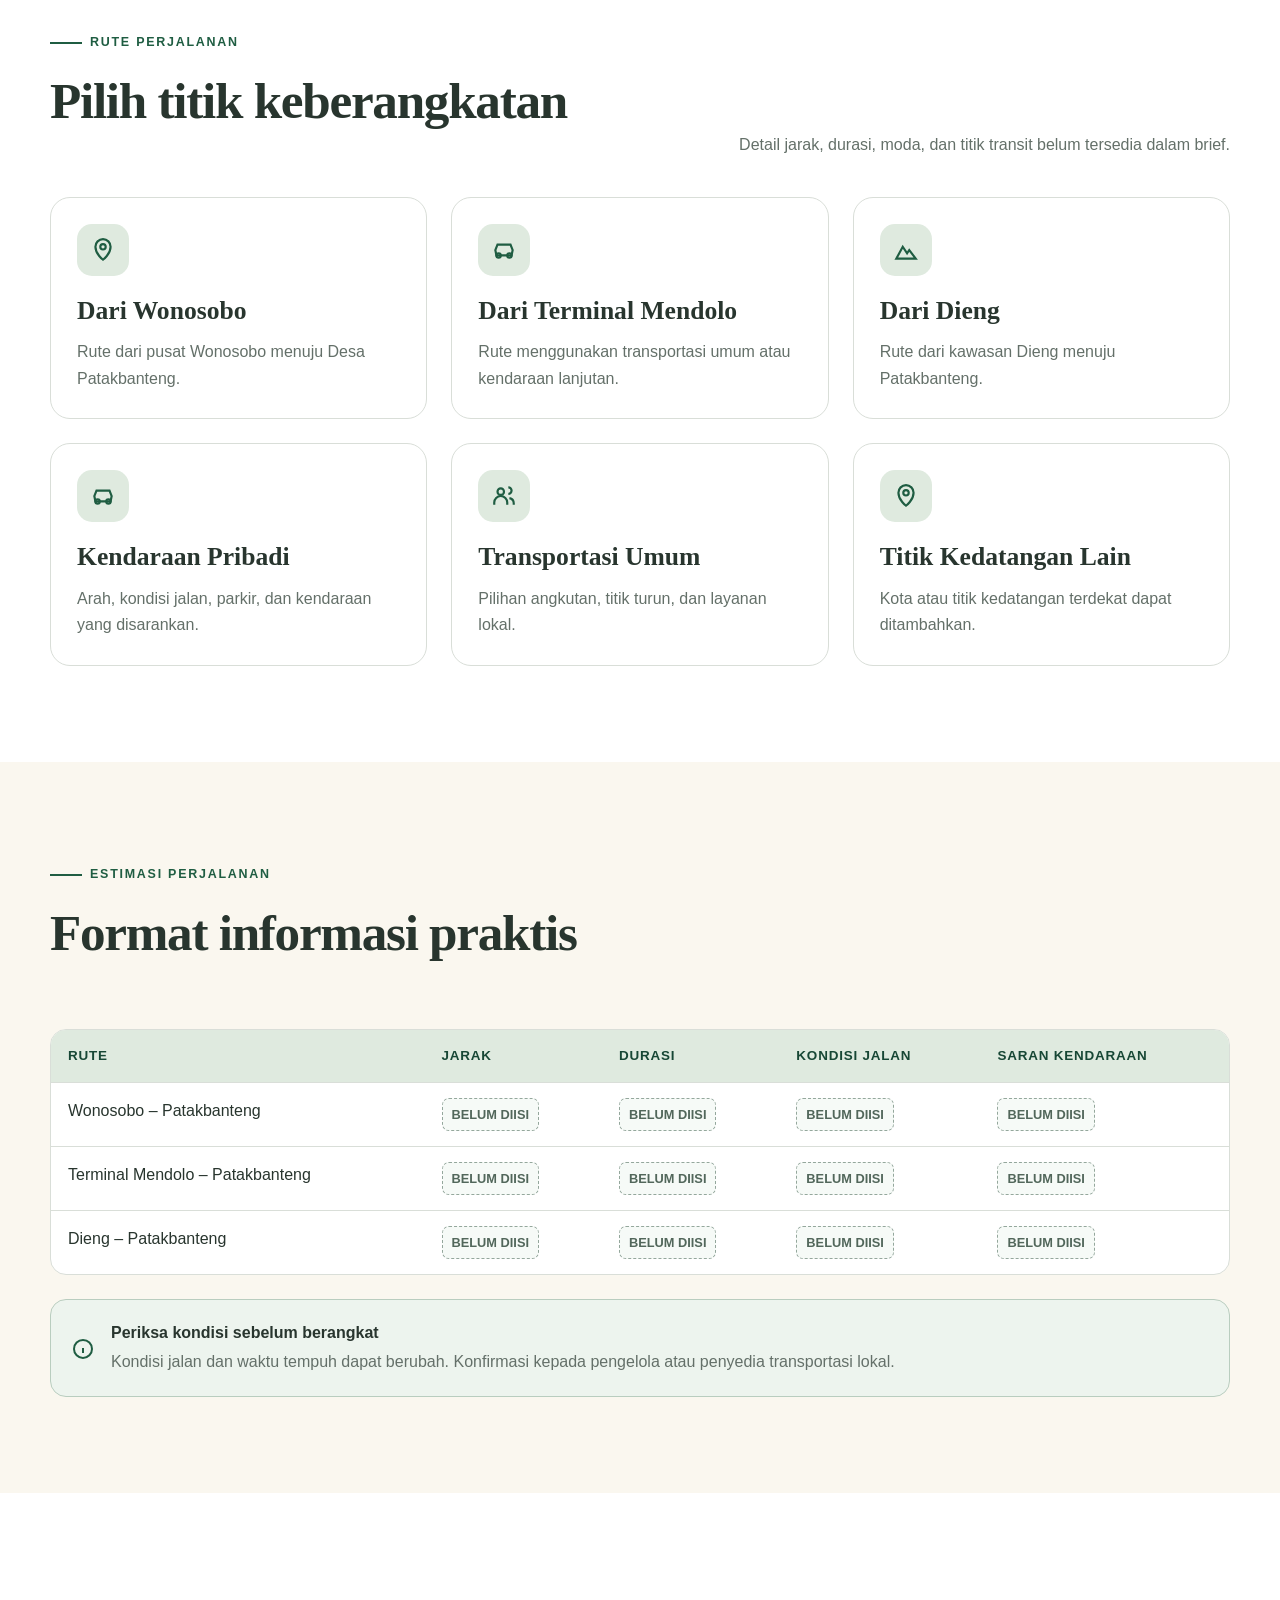
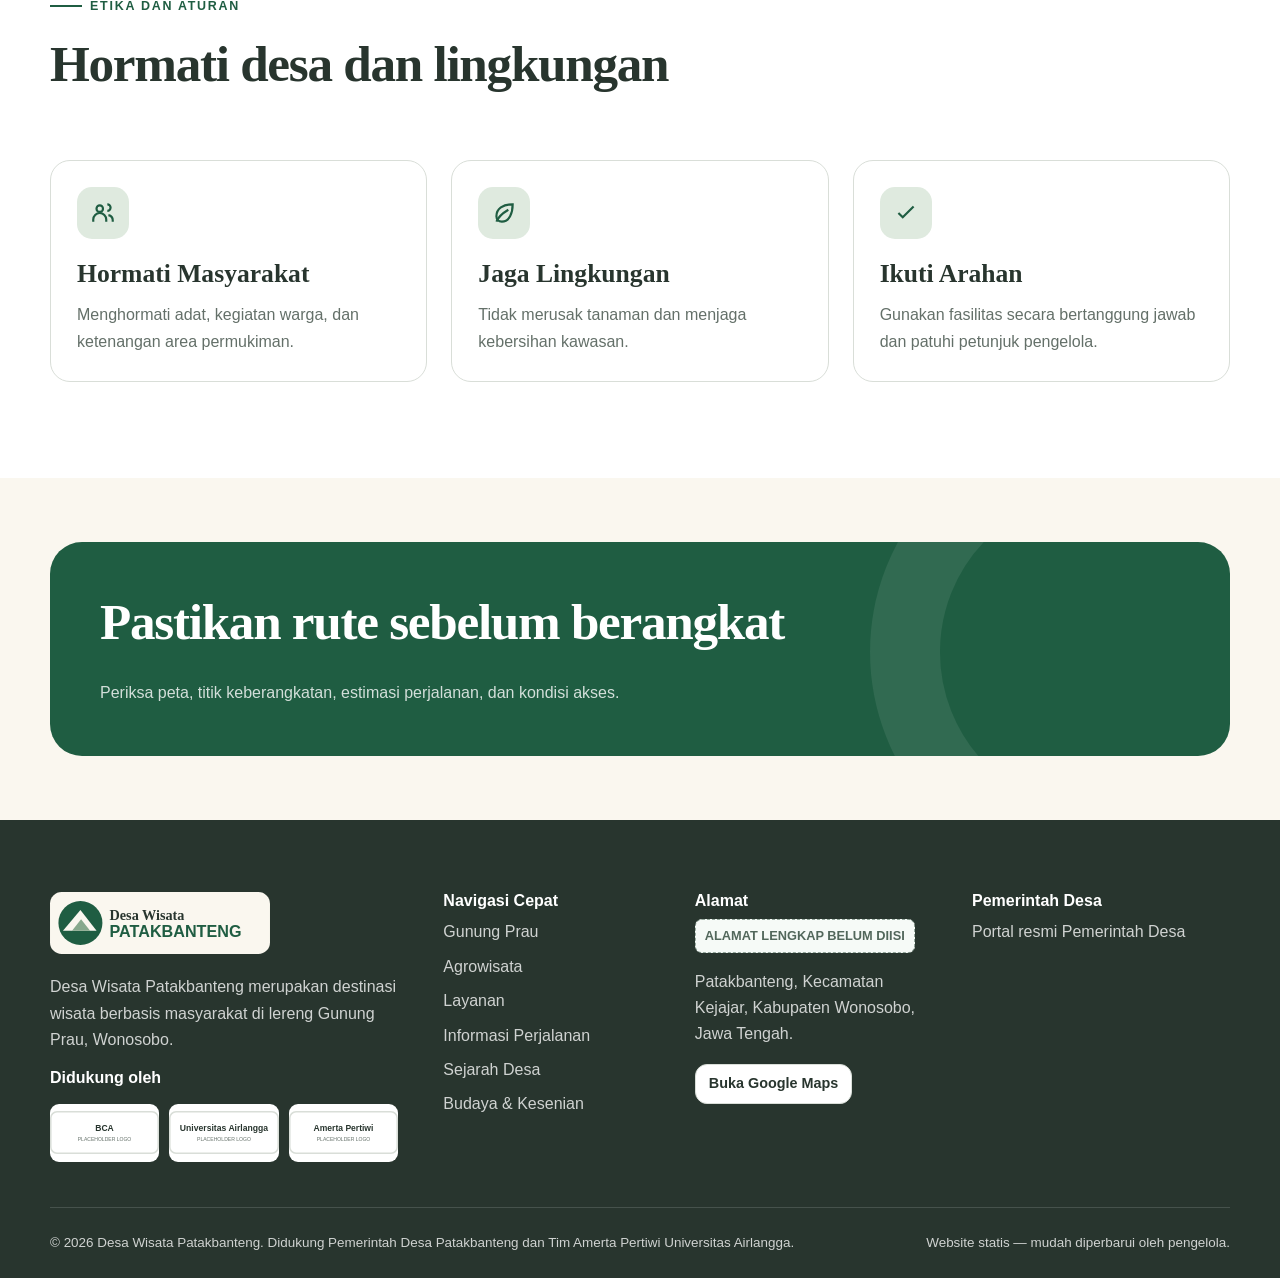
<file: perjalanan.html>
<!doctype html>
<html class="no-js" lang="id"><head><meta charset="utf-8"/><meta content="width=device-width,initial-scale=1" name="viewport"/><meta content="Peta, rute, estimasi perjalanan, transportasi, dan etika berkunjung ke Patakbanteng." name="description"/><meta content="#1f5d42" name="theme-color"/><title>Informasi Perjalanan | Desa Wisata Patakbanteng</title><link href="assets/icons/favicon.svg" rel="icon" type="image/svg+xml"/><link href="assets/css/style.css" rel="stylesheet"/><link href="assets/css/responsive.css" rel="stylesheet"/></head><body><a class="skip-link" href="#main-content">Lewati ke konten utama</a><div class="topbar"><div class="container"><span>Pusat informasi resmi Desa Wisata Patakbanteng</span></div></div>
<header class="site-header">
<div class="container nav-wrap">
<a aria-label="Beranda Desa Wisata Patakbanteng" class="brand" href="index.html"><img alt="Logo placeholder Desa Wisata Patakbanteng" src="assets/images/logo/logo-patakbanteng.svg"/></a>
<nav aria-label="Navigasi utama" class="main-nav">
<ul class="nav-list">
<li class="nav-item"><a class="nav-link" data-page="index.html" href="index.html">Beranda</a></li>
<li class="nav-item">
<button aria-expanded="false" class="dropdown-toggle" data-page="gunung-prau.html,basecamp.html">Gunung Prau
<svg fill="none" stroke="currentColor" stroke-width="2" viewbox="0 0 24 24"><path d="m6 9 6 6 6-6"></path></svg>
</button>
<div class="dropdown-menu">
<a data-page="gunung-prau.html" href="gunung-prau.html">Informasi Pendakian</a>
<a data-page="basecamp.html" href="basecamp.html">Basecamp Patakbanteng</a>
</div>
</li>
<li class="nav-item">
<button aria-expanded="false" class="dropdown-toggle" data-page="agrowisata.html,rumah-bibit.html">Agrowisata
<svg fill="none" stroke="currentColor" stroke-width="2" viewbox="0 0 24 24"><path d="m6 9 6 6 6-6"></path></svg>
</button>
<div class="dropdown-menu">
<a data-page="agrowisata.html" href="agrowisata.html">Agrowisata Desa</a>
<a data-page="rumah-bibit.html" href="rumah-bibit.html">Rumah Bibit</a>
<a href="agrowisata.html#konservasi">Konservasi</a>
</div>
</li>
<li class="nav-item"><a class="nav-link" data-page="berita.html" href="berita.html">Berita</a></li>
<li class="nav-item">
<button aria-expanded="false" class="dropdown-toggle" data-page="layanan.html,kuliner.html">Layanan
<svg fill="none" stroke="currentColor" stroke-width="2" viewbox="0 0 24 24"><path d="m6 9 6 6 6-6"></path></svg>
</button>
<div class="dropdown-menu">
<a data-page="layanan.html" href="layanan.html">Semua Layanan</a>
<a href="layanan.html#homestay">Homestay</a>
<a href="layanan.html#transportasi">Ojek Basecamp</a>
<a href="layanan.html#pemandu">Pemandu &amp; Porter</a>
<a data-page="kuliner.html" href="kuliner.html">Kuliner &amp; UMKM</a>
</div>
</li>
<li class="nav-item"><a class="nav-link" data-page="perjalanan.html" href="perjalanan.html">Perjalanan</a></li>
<li class="nav-item">
<button aria-expanded="false" class="dropdown-toggle" data-page="tentang.html">Sejarah &amp; Budaya
<svg fill="none" stroke="currentColor" stroke-width="2" viewbox="0 0 24 24"><path d="m6 9 6 6 6-6"></path></svg>
</button>
<div class="dropdown-menu">
<a href="tentang.html#sejarah">Sejarah Desa</a>
<a href="tentang.html#budaya">Budaya &amp; Kesenian</a>
</div>
</li>
</ul>
</nav>

<button aria-expanded="false" aria-label="Buka menu" class="menu-toggle"><span></span></button>
</div>
</header><main id="main-content"><section class="hero page-hero"><div class="hero-media"><img alt="Placeholder visual Informasi Perjalanan" src="assets/images/hero/perjalanan-hero.svg"/></div><div class="container hero-content"><div class="breadcrumb"><a href="index.html">Beranda</a><span>/</span><span>Informasi Perjalanan</span></div><span class="eyebrow">Desa Wisata Patakbanteng</span><h1>Informasi Perjalanan</h1><p class="lead">Peta, rute, estimasi perjalanan, kondisi akses, kendaraan yang disarankan, titik transit, dan etika berkunjung.</p><div class="button-row"><a class="btn btn-primary" href="#rute">Lihat Rute <svg class="icon" fill="none" stroke="currentColor" stroke-width="2" viewbox="0 0 24 24"><path d="M5 12h14M13 6l6 6-6 6"></path></svg></a><a class="btn btn-secondary" href="#peta">Buka Peta </a></div></div></section><nav aria-label="Navigasi bagian" class="quick-nav"><div class="container"><div class="quick-nav-inner"><a href="#peta">Peta &amp; Lokasi</a><a href="#rute">Rute Perjalanan</a><a href="#estimasi">Estimasi</a><a href="#etika">Etika</a></div></div></nav><section class="section" id="peta"><div class="container"><div class="section-head"><div><span class="eyebrow">Peta &amp; lokasi</span><h2>Titik penting dalam satu peta</h2></div><p>Peta final akan memuat lokasi desa, Basecamp Patakbanteng, Rumah Bibit, dan fasilitas penting.</p></div><div class="map-placeholder"><div><div class="map-pin"><svg class="icon" fill="none" stroke="currentColor" stroke-width="2" viewbox="0 0 24 24"><path d="M12 21s7-5.2 7-12a7 7 0 1 0-14 0c0 6.8 7 12 7 12Z"></path><circle cx="12" cy="9" r="2.5"></circle></svg></div><h3>Embed Google Maps</h3><p>Isi tautan maps pada assets/js/config.js atau ganti blok ini dengan kode embed resmi.</p><div class="button-row" style="justify-content:center"><a class="btn btn-primary" data-map="desa" href="#peta">Lokasi Desa</a><a class="btn btn-secondary" data-map="basecamp" href="#peta">Lokasi Basecamp</a></div></div></div></div></section><section class="section section-alt" id="rute"><div class="container"><div class="section-head"><div><span class="eyebrow">Rute perjalanan</span><h2>Pilih titik keberangkatan</h2></div><p>Detail jarak, durasi, moda, dan titik transit belum tersedia dalam brief.</p></div><div class="grid grid-3"><article class="card icon-card reveal"><div class="icon-box"><svg class="icon" fill="none" stroke="currentColor" stroke-width="2" viewbox="0 0 24 24"><path d="M12 21s7-5.2 7-12a7 7 0 1 0-14 0c0 6.8 7 12 7 12Z"></path><circle cx="12" cy="9" r="2.5"></circle></svg></div><h3>Dari Wonosobo</h3><p>Rute dari pusat Wonosobo menuju Desa Patakbanteng.</p></article><article class="card icon-card reveal"><div class="icon-box"><svg fill="none" stroke="currentColor" stroke-width="2" viewbox="0 0 24 24"><path d="m5 17-1-5 2-5h12l2 5-1 5H5Z"></path><circle cx="7" cy="17" r="2"></circle><circle cx="17" cy="17" r="2"></circle></svg></div><h3>Dari Terminal Mendolo</h3><p>Rute menggunakan transportasi umum atau kendaraan lanjutan.</p></article><article class="card icon-card reveal"><div class="icon-box"><svg fill="none" stroke="currentColor" stroke-width="2" viewbox="0 0 24 24"><path d="m3 20 6-11 4 6 2-3 6 8H3Z"></path></svg></div><h3>Dari Dieng</h3><p>Rute dari kawasan Dieng menuju Patakbanteng.</p></article><article class="card icon-card reveal"><div class="icon-box"><svg fill="none" stroke="currentColor" stroke-width="2" viewbox="0 0 24 24"><path d="m5 17-1-5 2-5h12l2 5-1 5H5Z"></path><circle cx="7" cy="17" r="2"></circle><circle cx="17" cy="17" r="2"></circle></svg></div><h3>Kendaraan Pribadi</h3><p>Arah, kondisi jalan, parkir, dan kendaraan yang disarankan.</p></article><article class="card icon-card reveal"><div class="icon-box"><svg fill="none" stroke="currentColor" stroke-width="2" viewbox="0 0 24 24"><circle cx="9" cy="8" r="3"></circle><path d="M3 20v-2a6 6 0 0 1 12 0v2M16 4a3 3 0 0 1 0 6M17 14a5 5 0 0 1 4 5v1"></path></svg></div><h3>Transportasi Umum</h3><p>Pilihan angkutan, titik turun, dan layanan lokal.</p></article><article class="card icon-card reveal"><div class="icon-box"><svg class="icon" fill="none" stroke="currentColor" stroke-width="2" viewbox="0 0 24 24"><path d="M12 21s7-5.2 7-12a7 7 0 1 0-14 0c0 6.8 7 12 7 12Z"></path><circle cx="12" cy="9" r="2.5"></circle></svg></div><h3>Titik Kedatangan Lain</h3><p>Kota atau titik kedatangan terdekat dapat ditambahkan.</p></article></div></div></section><section class="section" id="estimasi"><div class="container"><div class="section-head"><div><span class="eyebrow">Estimasi perjalanan</span><h2>Format informasi praktis</h2></div></div><div class="table-wrap"><table class="data-table"><thead><tr><th>Rute</th><th>Jarak</th><th>Durasi</th><th>Kondisi Jalan</th><th>Saran Kendaraan</th></tr></thead><tbody><tr><td>Wonosobo – Patakbanteng</td><td><span class="placeholder">BELUM DIISI</span></td><td><span class="placeholder">BELUM DIISI</span></td><td><span class="placeholder">BELUM DIISI</span></td><td><span class="placeholder">BELUM DIISI</span></td></tr><tr><td>Terminal Mendolo – Patakbanteng</td><td><span class="placeholder">BELUM DIISI</span></td><td><span class="placeholder">BELUM DIISI</span></td><td><span class="placeholder">BELUM DIISI</span></td><td><span class="placeholder">BELUM DIISI</span></td></tr><tr><td>Dieng – Patakbanteng</td><td><span class="placeholder">BELUM DIISI</span></td><td><span class="placeholder">BELUM DIISI</span></td><td><span class="placeholder">BELUM DIISI</span></td><td><span class="placeholder">BELUM DIISI</span></td></tr></tbody></table></div><div style="margin-top:24px"><div class="notice"><svg fill="none" stroke="currentColor" stroke-width="2" viewbox="0 0 24 24"><circle cx="12" cy="12" r="9"></circle><path d="M12 11v5M12 8h.01"></path></svg><div><strong>Periksa kondisi sebelum berangkat</strong><p>Kondisi jalan dan waktu tempuh dapat berubah. Konfirmasi kepada pengelola atau penyedia transportasi lokal.</p></div></div></div></div></section><section class="section section-alt" id="etika"><div class="container"><div class="section-head"><div><span class="eyebrow">Etika dan aturan</span><h2>Hormati desa dan lingkungan</h2></div></div><div class="grid grid-3"><article class="card icon-card reveal"><div class="icon-box"><svg fill="none" stroke="currentColor" stroke-width="2" viewbox="0 0 24 24"><circle cx="9" cy="8" r="3"></circle><path d="M3 20v-2a6 6 0 0 1 12 0v2M16 4a3 3 0 0 1 0 6M17 14a5 5 0 0 1 4 5v1"></path></svg></div><h3>Hormati Masyarakat</h3><p>Menghormati adat, kegiatan warga, dan ketenangan area permukiman.</p></article><article class="card icon-card reveal"><div class="icon-box"><svg fill="none" stroke="currentColor" stroke-width="2" viewbox="0 0 24 24"><path d="M20 4C11 4 5 8 5 15c0 3 2 5 5 5 7 0 10-8 10-16Z"></path><path d="M5 20c2-5 6-8 11-11"></path></svg></div><h3>Jaga Lingkungan</h3><p>Tidak merusak tanaman dan menjaga kebersihan kawasan.</p></article><article class="card icon-card reveal"><div class="icon-box"><svg fill="none" stroke="currentColor" stroke-width="2" viewbox="0 0 24 24"><path d="m5 12 4 4L19 6"></path></svg></div><h3>Ikuti Arahan</h3><p>Gunakan fasilitas secara bertanggung jawab dan patuhi petunjuk pengelola.</p></article></div></div></section><section class="section-sm"><div class="container"><div class="cta reveal"><div><h2>Pastikan rute sebelum berangkat</h2><p>Periksa peta, titik keberangkatan, estimasi perjalanan, dan kondisi akses.</p></div></div></div></section></main>
<footer class="site-footer"><div class="container">
<div class="footer-grid">
<div><img alt="Logo placeholder Desa Wisata Patakbanteng" class="footer-logo" src="assets/images/logo/logo-patakbanteng.svg"/><p>Desa Wisata Patakbanteng merupakan destinasi wisata berbasis masyarakat di lereng Gunung Prau, Wonosobo.</p><h3>Didukung oleh</h3><div class="partner-logos"><img alt="Placeholder logo BCA" loading="lazy" src="assets/images/logo/bca.svg"/><img alt="Placeholder logo Universitas Airlangga" loading="lazy" src="assets/images/logo/universitas-airlangga.svg"/><img alt="Placeholder logo Amerta Pertiwi" loading="lazy" src="assets/images/logo/amerta-pertiwi.svg"/></div></div>
<div><h3>Navigasi Cepat</h3><ul>
<li><a href="gunung-prau.html">Gunung Prau</a></li>
<li><a href="agrowisata.html">Agrowisata</a></li>
<li><a href="layanan.html">Layanan</a></li>
<li><a href="perjalanan.html">Informasi Perjalanan</a></li>
<li><a href="tentang.html#sejarah">Sejarah Desa</a></li>
<li><a href="tentang.html#budaya">Budaya &amp; Kesenian</a></li>
</ul></div>
<div><h3>Alamat</h3><p><span class="placeholder">ALAMAT LENGKAP BELUM DIISI</span></p><p>Patakbanteng, Kecamatan Kejajar, Kabupaten Wonosobo, Jawa Tengah.</p><a class="btn btn-secondary btn-sm" data-map="desa" href="perjalanan.html#peta">Buka Google Maps</a></div>
<div>
<h3>Pemerintah Desa</h3>
<a href="https://patakbanteng-kejajar.desa.id" rel="noopener" target="_blank">Portal resmi Pemerintah Desa</a>
</div>
</div>
<div class="footer-bottom"><span>© <span data-year="">2026</span> Desa Wisata Patakbanteng. Didukung Pemerintah Desa Patakbanteng dan Tim Amerta Pertiwi Universitas Airlangga.</span><span>Website statis — mudah diperbarui oleh pengelola.</span></div>
</div></footer><button aria-label="Kembali ke atas" class="back-to-top">↑</button>
<div aria-label="Tampilan gambar besar" aria-modal="true" class="lightbox" role="dialog"><button aria-label="Tutup" class="lightbox-close">×</button><img alt="" src="assets/images/umum/galeri-1.svg"/></div><script src="assets/js/config.js"></script><script src="assets/js/main.js"></script></body></html>
</file>
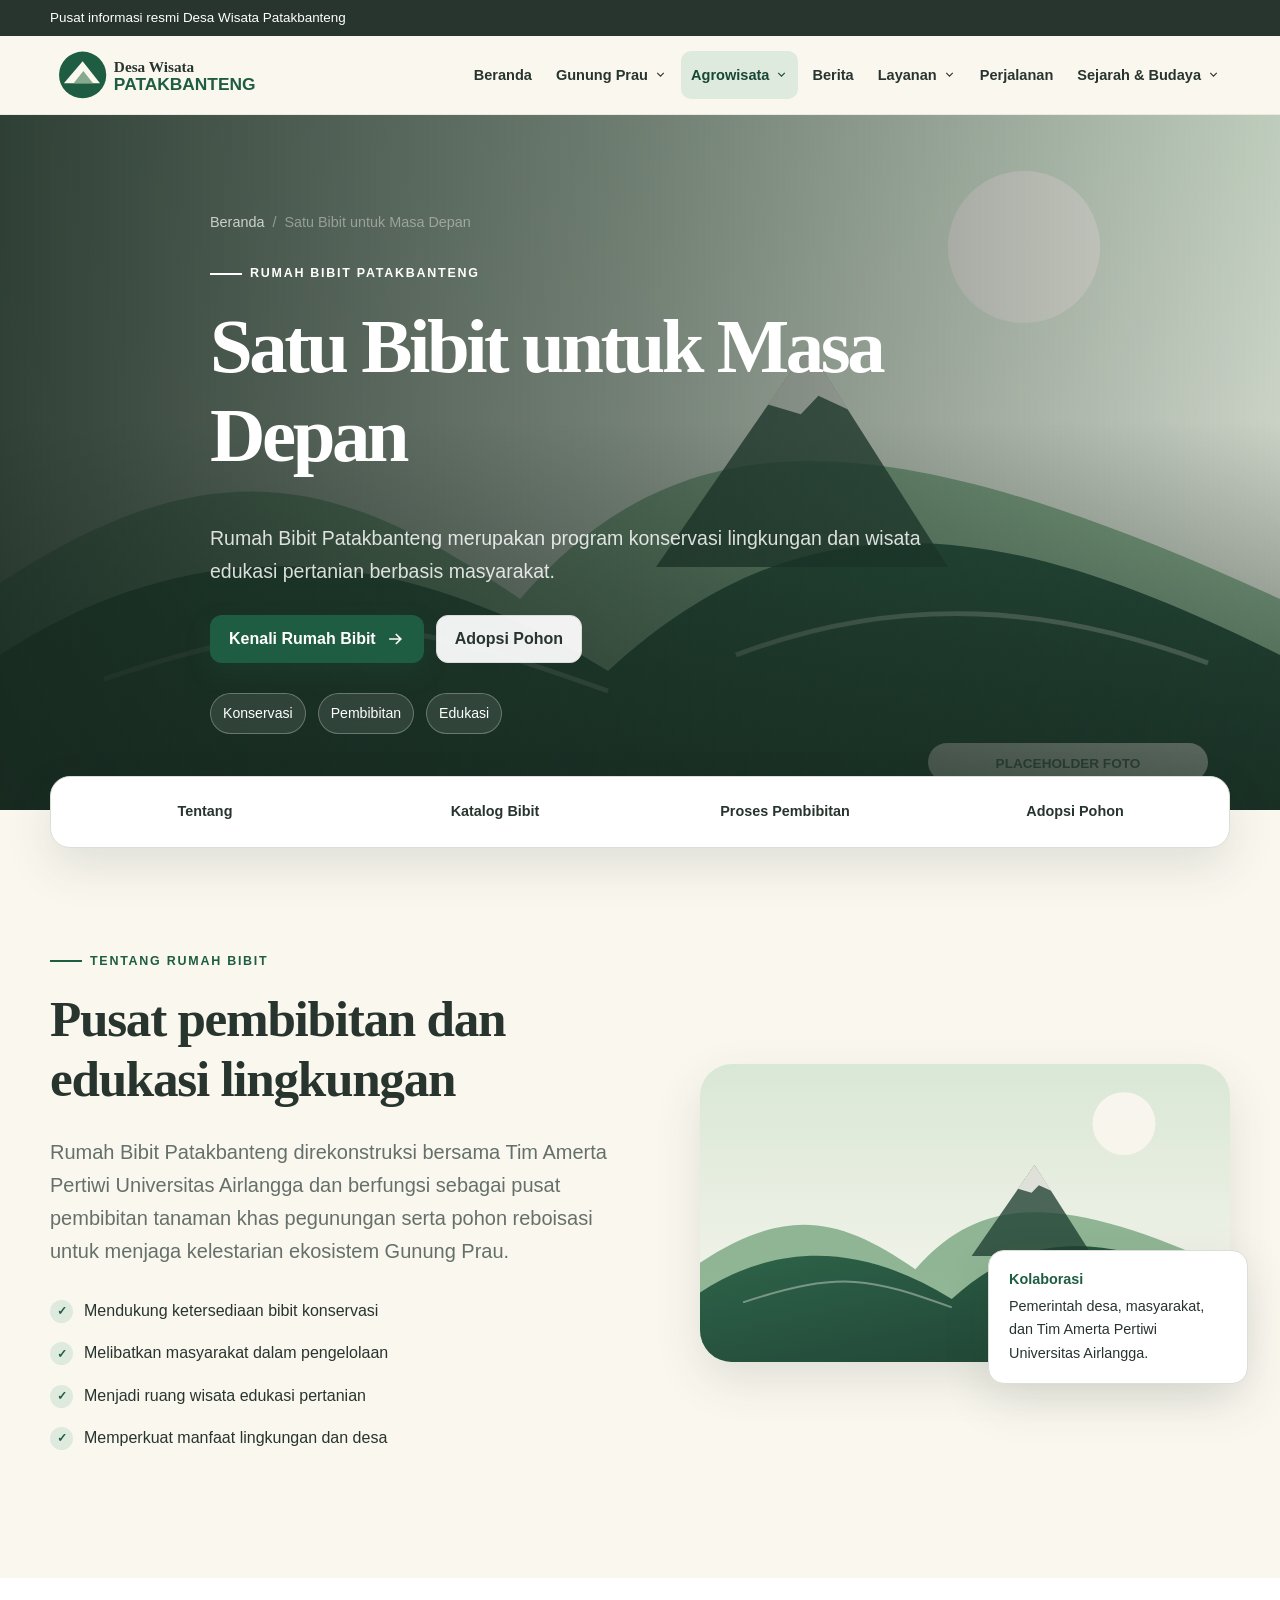
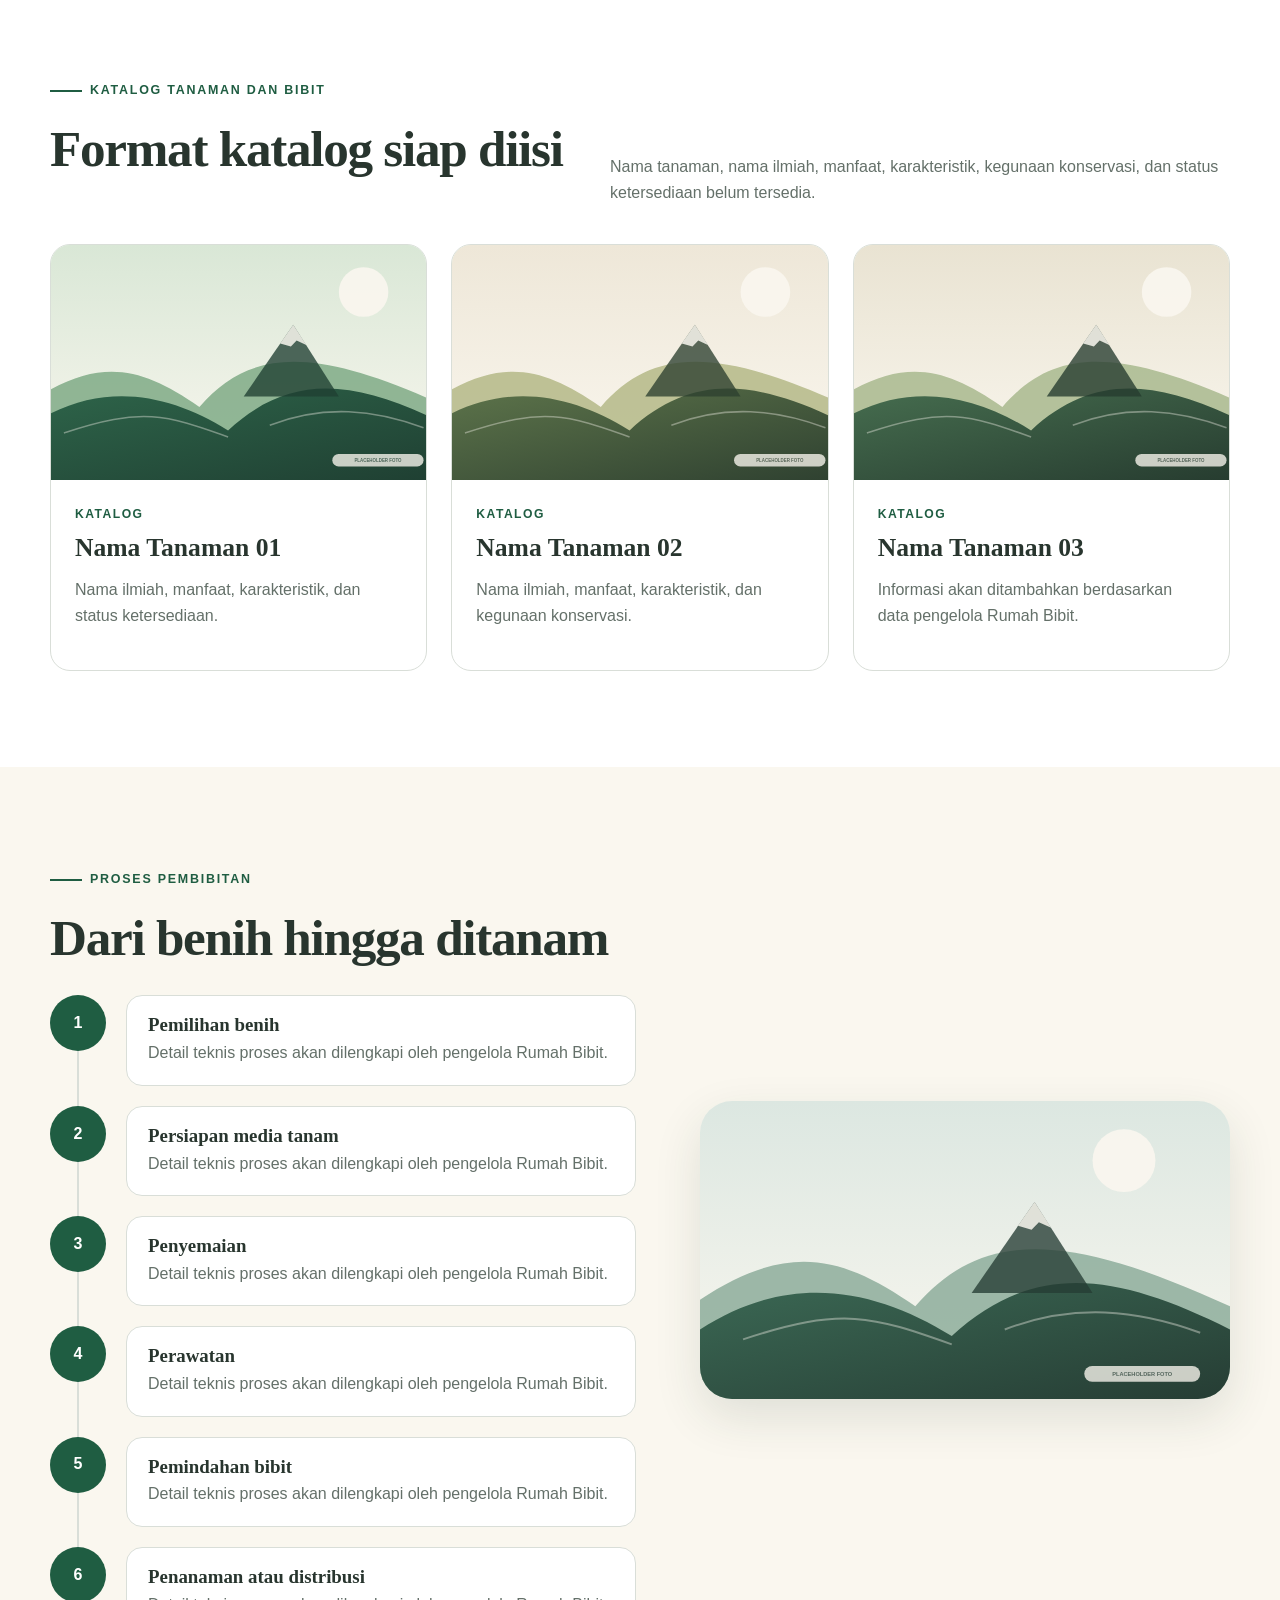
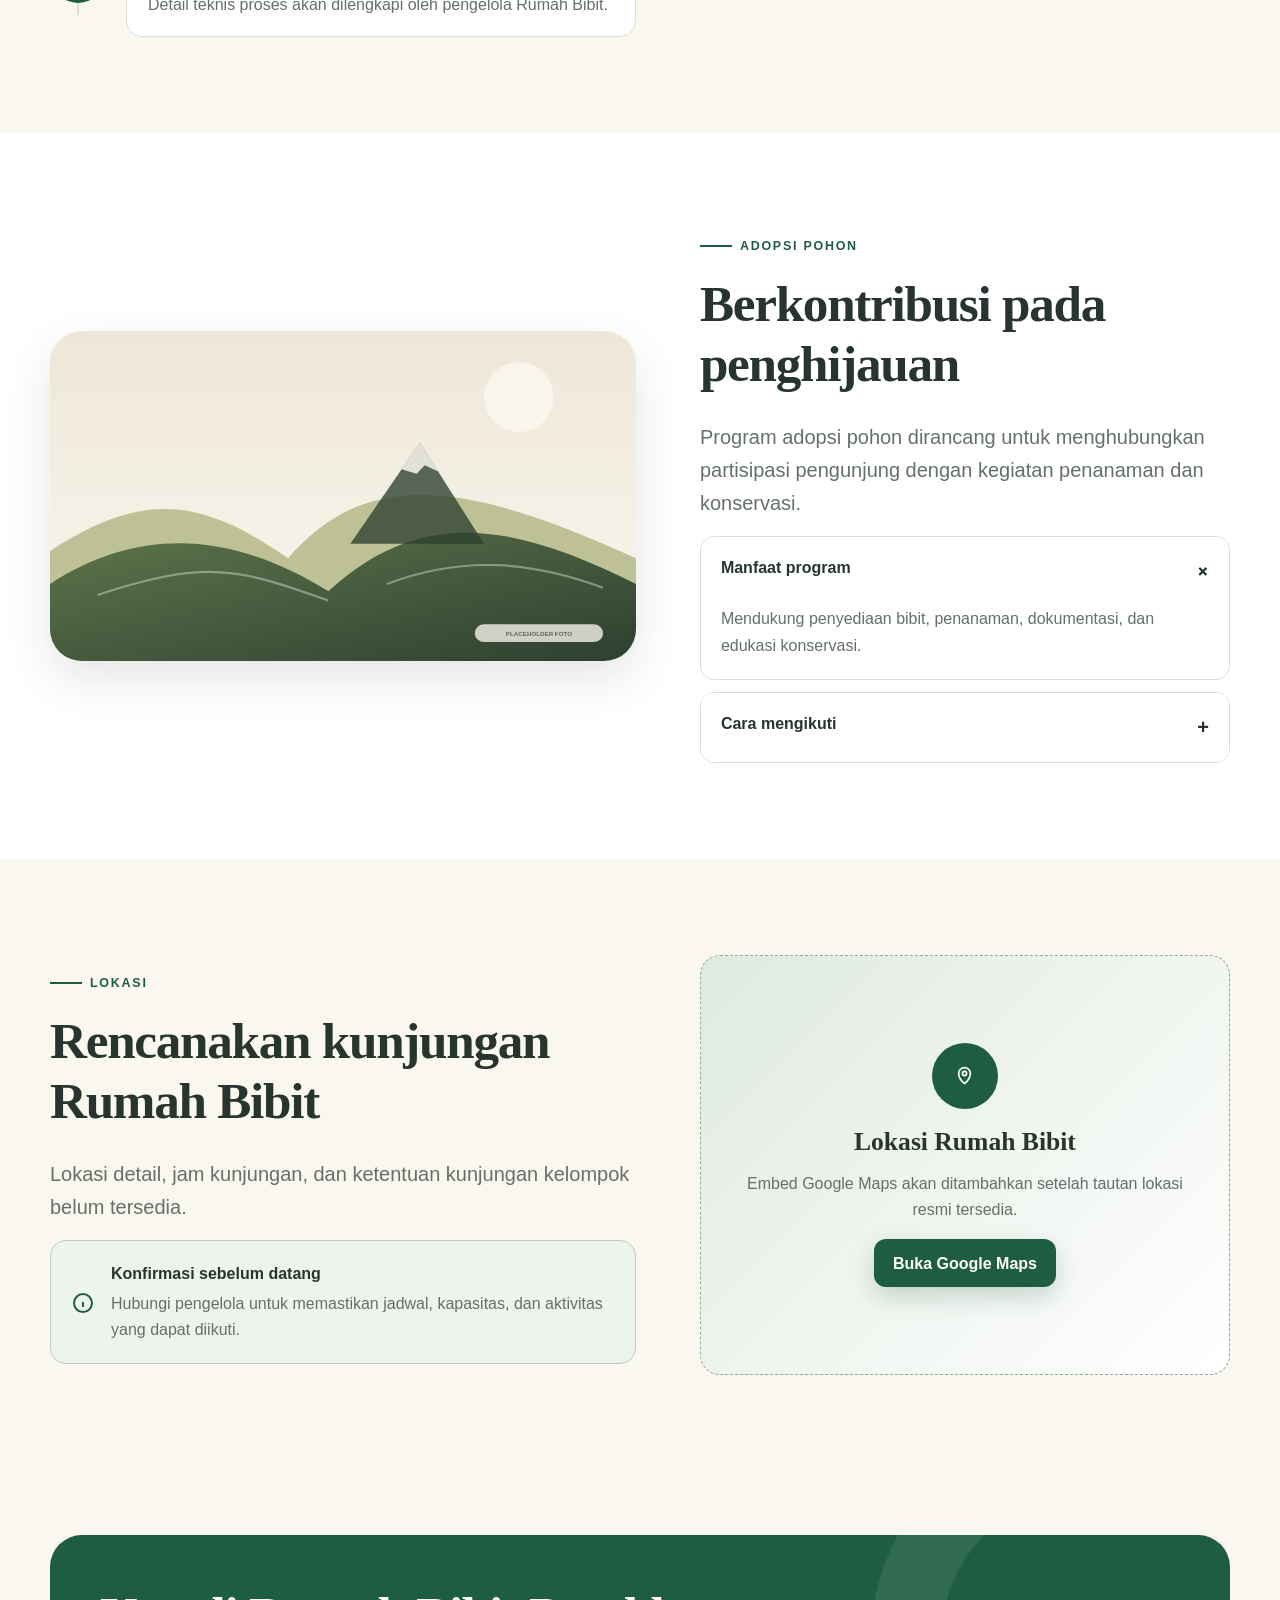
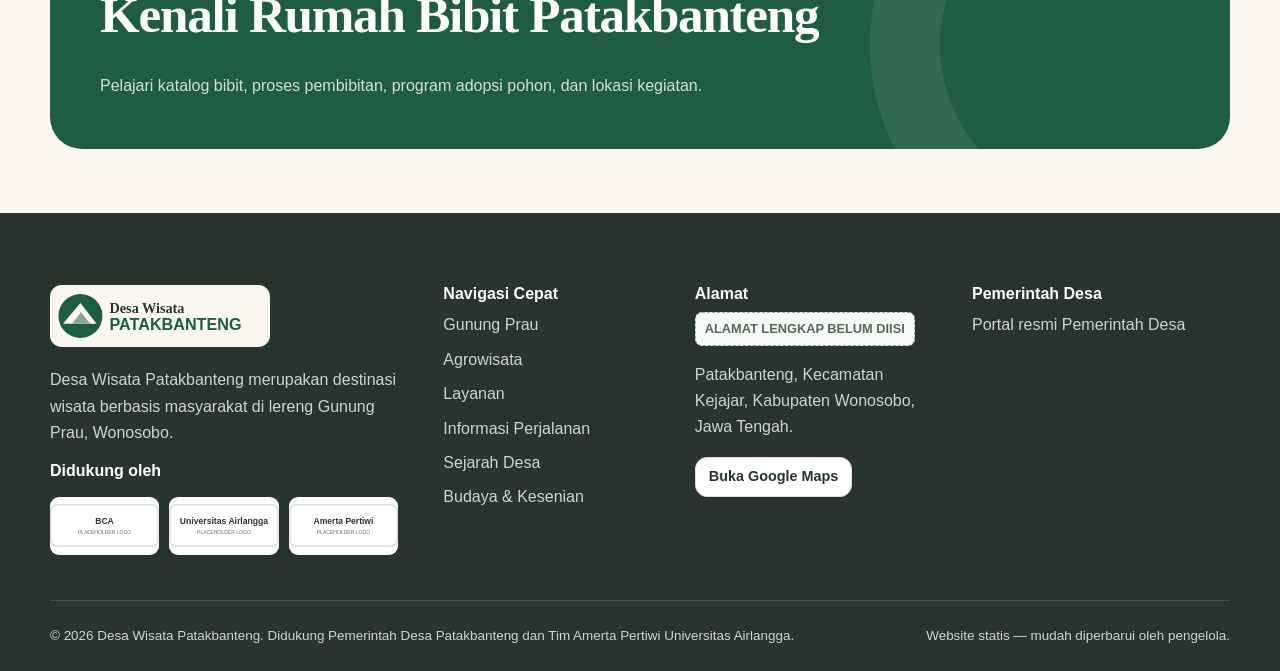
<file: rumah-bibit.html>
<!doctype html>
<html class="no-js" lang="id"><head><meta charset="utf-8"/><meta content="width=device-width,initial-scale=1" name="viewport"/><meta content="Program konservasi, pembibitan, edukasi, dan adopsi pohon Rumah Bibit Patakbanteng." name="description"/><meta content="#1f5d42" name="theme-color"/><title>Rumah Bibit | Desa Wisata Patakbanteng</title><link href="assets/icons/favicon.svg" rel="icon" type="image/svg+xml"/><link href="assets/css/style.css" rel="stylesheet"/><link href="assets/css/responsive.css" rel="stylesheet"/></head><body><a class="skip-link" href="#main-content">Lewati ke konten utama</a><div class="topbar"><div class="container"><span>Pusat informasi resmi Desa Wisata Patakbanteng</span></div></div>
<header class="site-header">
<div class="container nav-wrap">
<a aria-label="Beranda Desa Wisata Patakbanteng" class="brand" href="index.html"><img alt="Logo placeholder Desa Wisata Patakbanteng" src="assets/images/logo/logo-patakbanteng.svg"/></a>
<nav aria-label="Navigasi utama" class="main-nav">
<ul class="nav-list">
<li class="nav-item"><a class="nav-link" data-page="index.html" href="index.html">Beranda</a></li>
<li class="nav-item">
<button aria-expanded="false" class="dropdown-toggle" data-page="gunung-prau.html,basecamp.html">Gunung Prau
<svg fill="none" stroke="currentColor" stroke-width="2" viewbox="0 0 24 24"><path d="m6 9 6 6 6-6"></path></svg>
</button>
<div class="dropdown-menu">
<a data-page="gunung-prau.html" href="gunung-prau.html">Informasi Pendakian</a>
<a data-page="basecamp.html" href="basecamp.html">Basecamp Patakbanteng</a>
</div>
</li>
<li class="nav-item">
<button aria-expanded="false" class="dropdown-toggle" data-page="agrowisata.html,rumah-bibit.html">Agrowisata
<svg fill="none" stroke="currentColor" stroke-width="2" viewbox="0 0 24 24"><path d="m6 9 6 6 6-6"></path></svg>
</button>
<div class="dropdown-menu">
<a data-page="agrowisata.html" href="agrowisata.html">Agrowisata Desa</a>
<a data-page="rumah-bibit.html" href="rumah-bibit.html">Rumah Bibit</a>
<a href="agrowisata.html#konservasi">Konservasi</a>
</div>
</li>
<li class="nav-item"><a class="nav-link" data-page="berita.html" href="berita.html">Berita</a></li>
<li class="nav-item">
<button aria-expanded="false" class="dropdown-toggle" data-page="layanan.html,kuliner.html">Layanan
<svg fill="none" stroke="currentColor" stroke-width="2" viewbox="0 0 24 24"><path d="m6 9 6 6 6-6"></path></svg>
</button>
<div class="dropdown-menu">
<a data-page="layanan.html" href="layanan.html">Semua Layanan</a>
<a href="layanan.html#homestay">Homestay</a>
<a href="layanan.html#transportasi">Ojek Basecamp</a>
<a href="layanan.html#pemandu">Pemandu &amp; Porter</a>
<a data-page="kuliner.html" href="kuliner.html">Kuliner &amp; UMKM</a>
</div>
</li>
<li class="nav-item"><a class="nav-link" data-page="perjalanan.html" href="perjalanan.html">Perjalanan</a></li>
<li class="nav-item">
<button aria-expanded="false" class="dropdown-toggle" data-page="tentang.html">Sejarah &amp; Budaya
<svg fill="none" stroke="currentColor" stroke-width="2" viewbox="0 0 24 24"><path d="m6 9 6 6 6-6"></path></svg>
</button>
<div class="dropdown-menu">
<a href="tentang.html#sejarah">Sejarah Desa</a>
<a href="tentang.html#budaya">Budaya &amp; Kesenian</a>
</div>
</li>
</ul>
</nav>
<button aria-expanded="false" aria-label="Buka menu" class="menu-toggle"><span></span></button>
</div>
</header><main id="main-content"><section class="hero page-hero"><div class="hero-media"><img alt="Placeholder visual Satu Bibit untuk Masa Depan" src="assets/images/hero/rumah-bibit-hero.svg"/></div><div class="container hero-content"><div class="breadcrumb"><a href="index.html">Beranda</a><span>/</span><span>Satu Bibit untuk Masa Depan</span></div><span class="eyebrow">Rumah Bibit Patakbanteng</span><h1>Satu Bibit untuk Masa Depan</h1><p class="lead">Rumah Bibit Patakbanteng merupakan program konservasi lingkungan dan wisata edukasi pertanian berbasis masyarakat.</p><div class="button-row"><a class="btn btn-primary" href="#tentang">Kenali Rumah Bibit <svg class="icon" fill="none" stroke="currentColor" stroke-width="2" viewbox="0 0 24 24"><path d="M5 12h14M13 6l6 6-6 6"></path></svg></a><a class="btn btn-secondary" href="#adopsi">Adopsi Pohon </a></div><div class="hero-meta"><span class="hero-chip">Konservasi</span><span class="hero-chip">Pembibitan</span><span class="hero-chip">Edukasi</span></div></div></section><nav aria-label="Navigasi bagian" class="quick-nav"><div class="container"><div class="quick-nav-inner"><a href="#tentang">Tentang</a><a href="#katalog">Katalog Bibit</a><a href="#proses">Proses Pembibitan</a><a href="#adopsi">Adopsi Pohon</a></div></div></nav><section class="section" id="tentang"><div class="container"><div class="split"><div><span class="eyebrow">Tentang Rumah Bibit</span><h2>Pusat pembibitan dan edukasi lingkungan</h2><p class="lead">Rumah Bibit Patakbanteng direkonstruksi bersama Tim Amerta Pertiwi Universitas Airlangga dan berfungsi sebagai pusat pembibitan tanaman khas pegunungan serta pohon reboisasi untuk menjaga kelestarian ekosistem Gunung Prau.</p><ul class="list-check"><li>Mendukung ketersediaan bibit konservasi</li><li>Melibatkan masyarakat dalam pengelolaan</li><li>Menjadi ruang wisata edukasi pertanian</li><li>Memperkuat manfaat lingkungan dan desa</li></ul></div><div class="split-media reveal"><img alt="Placeholder foto Rumah Bibit Patakbanteng" loading="lazy" src="assets/images/hero/rumah-bibit-hero.svg"/><div class="floating-note"><strong>Kolaborasi</strong>Pemerintah desa, masyarakat, dan Tim Amerta Pertiwi Universitas Airlangga.</div></div></div></div></section><section class="section section-alt" id="katalog"><div class="container"><div class="section-head"><div><span class="eyebrow">Katalog tanaman dan bibit</span><h2>Format katalog siap diisi</h2></div><p>Nama tanaman, nama ilmiah, manfaat, karakteristik, kegunaan konservasi, dan status ketersediaan belum tersedia.</p></div><div class="grid grid-3"><article class="card reveal"><div class="card-media"><img alt="Placeholder gambar Nama Tanaman 01" loading="lazy" src="assets/images/hero/rumah-bibit-hero.svg"/></div><div class="card-body"><div class="card-kicker">Katalog</div><h3>Nama Tanaman 01</h3><p>Nama ilmiah, manfaat, karakteristik, dan status ketersediaan.</p></div></article><article class="card reveal"><div class="card-media"><img alt="Placeholder gambar Nama Tanaman 02" loading="lazy" src="assets/images/hero/agrowisata-hero.svg"/></div><div class="card-body"><div class="card-kicker">Katalog</div><h3>Nama Tanaman 02</h3><p>Nama ilmiah, manfaat, karakteristik, dan kegunaan konservasi.</p></div></article><article class="card reveal"><div class="card-media"><img alt="Placeholder gambar Nama Tanaman 03" loading="lazy" src="assets/images/hero/patakbanteng-hero.svg"/></div><div class="card-body"><div class="card-kicker">Katalog</div><h3>Nama Tanaman 03</h3><p>Informasi akan ditambahkan berdasarkan data pengelola Rumah Bibit.</p></div></article></div></div></section><section class="section" id="proses"><div class="container"><div class="split"><div><span class="eyebrow">Proses pembibitan</span><h2>Dari benih hingga ditanam</h2><div class="timeline"><div class="timeline-item reveal"><div class="timeline-number">1</div><div class="timeline-content"><h3>Pemilihan benih</h3><p>Detail teknis proses akan dilengkapi oleh pengelola Rumah Bibit.</p></div></div><div class="timeline-item reveal"><div class="timeline-number">2</div><div class="timeline-content"><h3>Persiapan media tanam</h3><p>Detail teknis proses akan dilengkapi oleh pengelola Rumah Bibit.</p></div></div><div class="timeline-item reveal"><div class="timeline-number">3</div><div class="timeline-content"><h3>Penyemaian</h3><p>Detail teknis proses akan dilengkapi oleh pengelola Rumah Bibit.</p></div></div><div class="timeline-item reveal"><div class="timeline-number">4</div><div class="timeline-content"><h3>Perawatan</h3><p>Detail teknis proses akan dilengkapi oleh pengelola Rumah Bibit.</p></div></div><div class="timeline-item reveal"><div class="timeline-number">5</div><div class="timeline-content"><h3>Pemindahan bibit</h3><p>Detail teknis proses akan dilengkapi oleh pengelola Rumah Bibit.</p></div></div><div class="timeline-item reveal"><div class="timeline-number">6</div><div class="timeline-content"><h3>Penanaman atau distribusi</h3><p>Detail teknis proses akan dilengkapi oleh pengelola Rumah Bibit.</p></div></div></div></div><div class="split-media reveal"><img alt="Placeholder ilustrasi proses pembibitan" loading="lazy" src="assets/images/rumah-bibit/proses-bibit.svg"/></div></div></div></section><section class="section section-alt" id="adopsi"><div class="container"><div class="split"><div class="split-media reveal"><img alt="Placeholder program adopsi pohon" loading="lazy" src="assets/images/hero/agrowisata-hero.svg"/></div><div><span class="eyebrow">Adopsi pohon</span><h2>Berkontribusi pada penghijauan</h2><p class="lead">Program adopsi pohon dirancang untuk menghubungkan partisipasi pengunjung dengan kegiatan penanaman dan konservasi.</p><div class="accordion"><div class="accordion-item"><button aria-expanded="true" class="accordion-button"><span>Manfaat program</span><span>+</span></button><div class="accordion-panel"><div><p>Mendukung penyediaan bibit, penanaman, dokumentasi, dan edukasi konservasi.</p></div></div></div><div class="accordion-item"><button aria-expanded="false" class="accordion-button"><span>Cara mengikuti</span><span>+</span></button><div class="accordion-panel"><div><p>Alur, nilai kontribusi, jadwal, dan bentuk dokumentasi perlu ditetapkan oleh pengelola.</p></div></div></div></div></div></div></div></section><section class="section" id="lokasi"><div class="container"><div class="split"><div><span class="eyebrow">Lokasi</span><h2>Rencanakan kunjungan Rumah Bibit</h2><p class="lead">Lokasi detail, jam kunjungan, dan ketentuan kunjungan kelompok belum tersedia.</p><div class="notice"><svg fill="none" stroke="currentColor" stroke-width="2" viewbox="0 0 24 24"><circle cx="12" cy="12" r="9"></circle><path d="M12 11v5M12 8h.01"></path></svg><div><strong>Konfirmasi sebelum datang</strong><p>Hubungi pengelola untuk memastikan jadwal, kapasitas, dan aktivitas yang dapat diikuti.</p></div></div></div><div class="map-placeholder"><div><div class="map-pin"><svg class="icon" fill="none" stroke="currentColor" stroke-width="2" viewbox="0 0 24 24"><path d="M12 21s7-5.2 7-12a7 7 0 1 0-14 0c0 6.8 7 12 7 12Z"></path><circle cx="12" cy="9" r="2.5"></circle></svg></div><h3>Lokasi Rumah Bibit</h3><p>Embed Google Maps akan ditambahkan setelah tautan lokasi resmi tersedia.</p><a class="btn btn-primary" data-map="rumahBibit" href="perjalanan.html#peta">Buka Google Maps</a></div></div></div></div></section><section class="section-sm"><div class="container"><div class="cta reveal"><div><h2>Kenali Rumah Bibit Patakbanteng</h2><p>Pelajari katalog bibit, proses pembibitan, program adopsi pohon, dan lokasi kegiatan.</p></div></div></div></section></main>
<footer class="site-footer"><div class="container">
<div class="footer-grid">
<div><img alt="Logo placeholder Desa Wisata Patakbanteng" class="footer-logo" src="assets/images/logo/logo-patakbanteng.svg"/><p>Desa Wisata Patakbanteng merupakan destinasi wisata berbasis masyarakat di lereng Gunung Prau, Wonosobo.</p><h3>Didukung oleh</h3><div class="partner-logos"><img alt="Placeholder logo BCA" loading="lazy" src="assets/images/logo/bca.svg"/><img alt="Placeholder logo Universitas Airlangga" loading="lazy" src="assets/images/logo/universitas-airlangga.svg"/><img alt="Placeholder logo Amerta Pertiwi" loading="lazy" src="assets/images/logo/amerta-pertiwi.svg"/></div></div>
<div><h3>Navigasi Cepat</h3><ul>
<li><a href="gunung-prau.html">Gunung Prau</a></li>
<li><a href="agrowisata.html">Agrowisata</a></li>
<li><a href="layanan.html">Layanan</a></li>
<li><a href="perjalanan.html">Informasi Perjalanan</a></li>
<li><a href="tentang.html#sejarah">Sejarah Desa</a></li>
<li><a href="tentang.html#budaya">Budaya &amp; Kesenian</a></li>
</ul></div>
<div><h3>Alamat</h3><p><span class="placeholder">ALAMAT LENGKAP BELUM DIISI</span></p><p>Patakbanteng, Kecamatan Kejajar, Kabupaten Wonosobo, Jawa Tengah.</p><a class="btn btn-secondary btn-sm" data-map="desa" href="perjalanan.html#peta">Buka Google Maps</a></div>
<div>
<h3>Pemerintah Desa</h3>
<a href="https://patakbanteng-kejajar.desa.id" rel="noopener" target="_blank">Portal resmi Pemerintah Desa</a>
</div>
</div>
<div class="footer-bottom"><span>© <span data-year="">2026</span> Desa Wisata Patakbanteng. Didukung Pemerintah Desa Patakbanteng dan Tim Amerta Pertiwi Universitas Airlangga.</span><span>Website statis — mudah diperbarui oleh pengelola.</span></div>
</div></footer><button aria-label="Kembali ke atas" class="back-to-top">↑</button>
<div aria-label="Tampilan gambar besar" aria-modal="true" class="lightbox" role="dialog"><button aria-label="Tutup" class="lightbox-close">×</button><img alt="" src="assets/images/umum/galeri-1.svg"/></div><script src="assets/js/config.js"></script><script src="assets/js/main.js"></script></body></html>
</file>
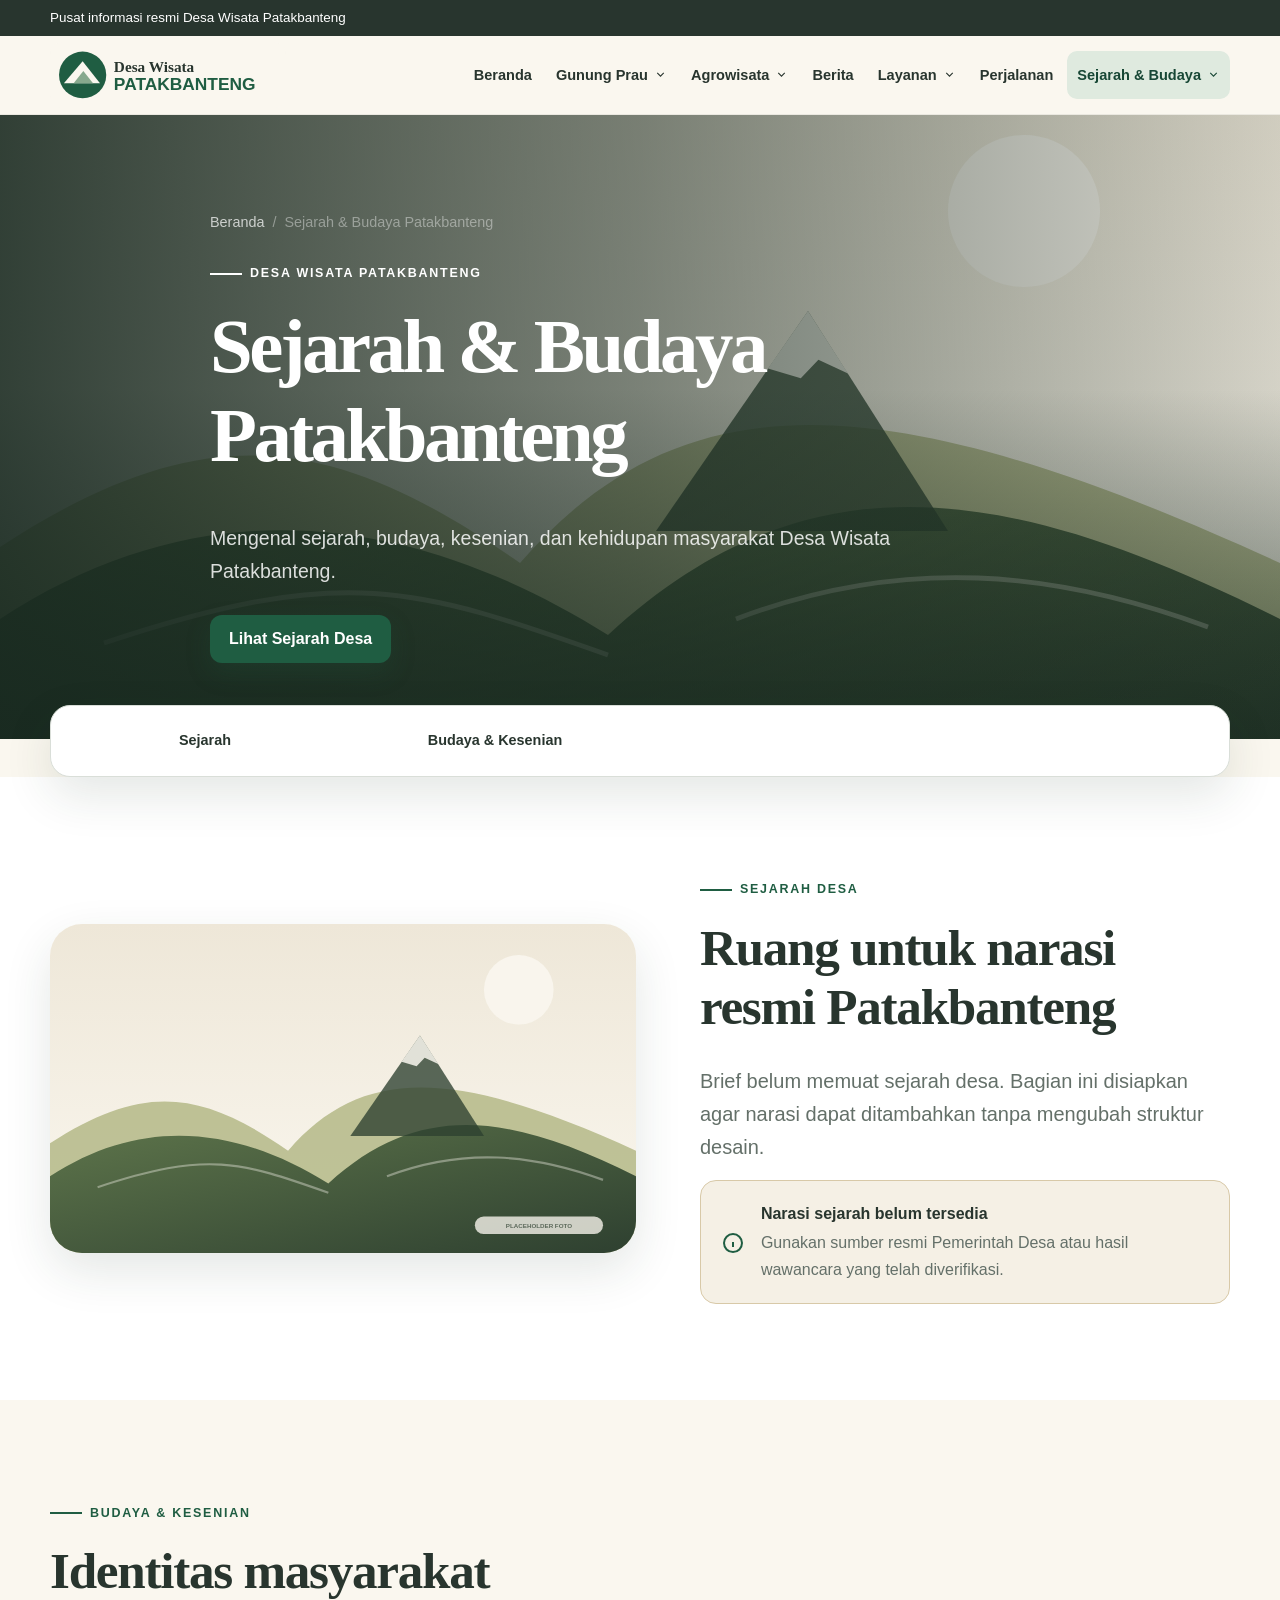
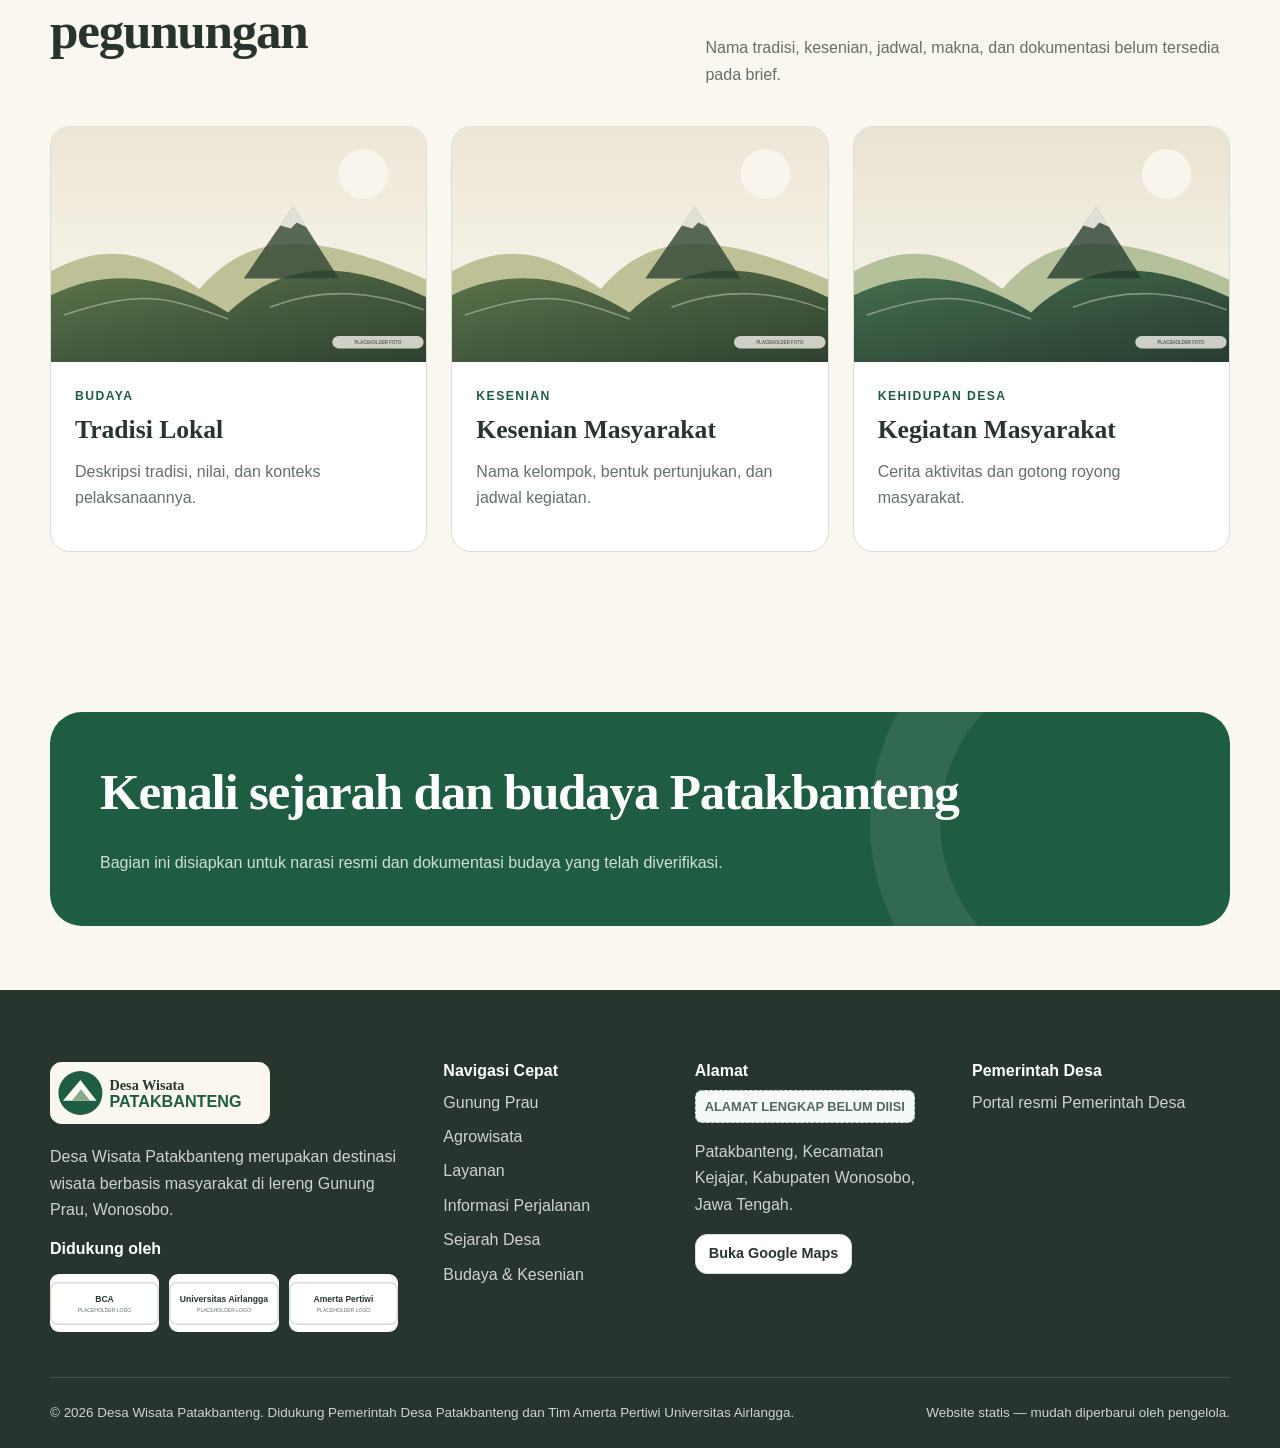
<file: tentang.html>
<!doctype html>
<html class="no-js" lang="id">
<head>
<meta charset="utf-8"/>
<meta content="width=device-width,initial-scale=1" name="viewport"/>
<meta content="Sejarah, budaya, kesenian, dan kehidupan masyarakat Desa Wisata Patakbanteng." name="description"/>
<meta content="#1f5d42" name="theme-color"/>
<title>Sejarah &amp; Budaya | Desa Wisata Patakbanteng</title>
<link href="assets/icons/favicon.svg" rel="icon" type="image/svg+xml"/>
<link href="assets/css/style.css" rel="stylesheet"/>
<link href="assets/css/responsive.css" rel="stylesheet"/>
</head>
<body>
<a class="skip-link" href="#main-content">Lewati ke konten utama</a>
<div class="topbar">
<div class="container">
<span>Pusat informasi resmi Desa Wisata Patakbanteng</span>
</div>
</div>
<header class="site-header">
<div class="container nav-wrap">
<a aria-label="Beranda Desa Wisata Patakbanteng" class="brand" href="index.html"><img alt="Logo placeholder Desa Wisata Patakbanteng" src="assets/images/logo/logo-patakbanteng.svg"/></a>
<nav aria-label="Navigasi utama" class="main-nav">
<ul class="nav-list">
<li class="nav-item"><a class="nav-link" data-page="index.html" href="index.html">Beranda</a></li>
<li class="nav-item">
<button aria-expanded="false" class="dropdown-toggle" data-page="gunung-prau.html,basecamp.html">Gunung Prau
<svg fill="none" stroke="currentColor" stroke-width="2" viewbox="0 0 24 24"><path d="m6 9 6 6 6-6"></path></svg>
</button>
<div class="dropdown-menu">
<a data-page="gunung-prau.html" href="gunung-prau.html">Informasi Pendakian</a>
<a data-page="basecamp.html" href="basecamp.html">Basecamp Patakbanteng</a>
</div>
</li>
<li class="nav-item">
<button aria-expanded="false" class="dropdown-toggle" data-page="agrowisata.html,rumah-bibit.html">Agrowisata
<svg fill="none" stroke="currentColor" stroke-width="2" viewbox="0 0 24 24"><path d="m6 9 6 6 6-6"></path></svg>
</button>
<div class="dropdown-menu">
<a data-page="agrowisata.html" href="agrowisata.html">Agrowisata Desa</a>
<a data-page="rumah-bibit.html" href="rumah-bibit.html">Rumah Bibit</a>
<a href="agrowisata.html#konservasi">Konservasi</a>
</div>
</li>
<li class="nav-item"><a class="nav-link" data-page="berita.html" href="berita.html">Berita</a></li>
<li class="nav-item">
<button aria-expanded="false" class="dropdown-toggle" data-page="layanan.html,kuliner.html">Layanan
<svg fill="none" stroke="currentColor" stroke-width="2" viewbox="0 0 24 24"><path d="m6 9 6 6 6-6"></path></svg>
</button>
<div class="dropdown-menu">
<a data-page="layanan.html" href="layanan.html">Semua Layanan</a>
<a href="layanan.html#homestay">Homestay</a>
<a href="layanan.html#transportasi">Ojek Basecamp</a>
<a href="layanan.html#pemandu">Pemandu &amp; Porter</a>
<a data-page="kuliner.html" href="kuliner.html">Kuliner &amp; UMKM</a>
</div>
</li>
<li class="nav-item"><a class="nav-link" data-page="perjalanan.html" href="perjalanan.html">Perjalanan</a></li>
<li class="nav-item">
<button aria-expanded="false" class="dropdown-toggle" data-page="tentang.html">Sejarah &amp; Budaya
<svg fill="none" stroke="currentColor" stroke-width="2" viewbox="0 0 24 24"><path d="m6 9 6 6 6-6"></path></svg>
</button>
<div class="dropdown-menu">
<a href="tentang.html#sejarah">Sejarah Desa</a>
<a href="tentang.html#budaya">Budaya &amp; Kesenian</a>
</div>
</li>
</ul>
</nav>
<button aria-expanded="false" aria-label="Buka menu" class="menu-toggle">
<span></span>
</button>
</div>
</header>
<main id="main-content">
<section class="hero page-hero">
<div class="hero-media">
<img alt="Placeholder visual Tentang Desa Patakbanteng" src="assets/images/hero/tentang-hero.svg"/>
</div>
<div class="container hero-content">
<div class="breadcrumb">
<a href="index.html">Beranda</a><span>/</span><span>Sejarah &amp; Budaya Patakbanteng</span>
</div>
<span class="eyebrow">Desa Wisata Patakbanteng</span>
<h1>Sejarah &amp; Budaya Patakbanteng</h1>
<p class="lead">Mengenal sejarah, budaya, kesenian, dan kehidupan masyarakat Desa Wisata Patakbanteng.</p>
<div class="button-row">
<a class="btn btn-primary" href="#sejarah">Lihat Sejarah Desa</a>
</div>
</div>
</section>
<nav aria-label="Navigasi bagian" class="quick-nav">
<div class="container">
<div class="quick-nav-inner">
<a href="#sejarah">Sejarah</a>
<a href="#budaya">Budaya &amp; Kesenian</a>
</div>
</div>
</nav>
<section class="section section-alt" id="sejarah">
<div class="container">
<div class="split">
<div class="split-media reveal">
<img alt="Placeholder dokumentasi sejarah desa" loading="lazy" src="assets/images/umum/galeri-2.svg"/>
</div>
<div>
<span class="eyebrow">Sejarah desa</span>
<h2>Ruang untuk narasi resmi Patakbanteng</h2>
<p class="lead">
                Brief belum memuat sejarah desa. Bagian ini disiapkan agar
                narasi dapat ditambahkan tanpa mengubah struktur desain.
              </p>
<div class="notice notice-warning">
<svg fill="none" stroke="currentColor" stroke-width="2" viewbox="0 0 24 24">
<circle cx="12" cy="12" r="9"></circle>
<path d="M12 11v5M12 8h.01"></path>
</svg>
<div>
<strong>Narasi sejarah belum tersedia</strong>
<p>
                    Gunakan sumber resmi Pemerintah Desa atau hasil wawancara
                    yang telah diverifikasi.
                  </p>
</div>
</div>
</div>
</div>
</div>
</section>
<section class="section" id="budaya">
<div class="container">
<div class="section-head">
<div>
<span class="eyebrow">Budaya &amp; kesenian</span>
<h2>Identitas masyarakat pegunungan</h2>
</div>
<p>
              Nama tradisi, kesenian, jadwal, makna, dan dokumentasi belum
              tersedia pada brief.
            </p>
</div>
<div class="grid grid-3">
<article class="card reveal">
<div class="card-media">
<img alt="Placeholder gambar Tradisi Lokal" loading="lazy" src="assets/images/hero/tentang-hero.svg"/>
</div>
<div class="card-body">
<div class="card-kicker">Budaya</div>
<h3>Tradisi Lokal</h3>
<p>Deskripsi tradisi, nilai, dan konteks pelaksanaannya.</p>
</div>
</article>
<article class="card reveal">
<div class="card-media">
<img alt="Placeholder gambar Kesenian Masyarakat" loading="lazy" src="assets/images/hero/tentang-hero.svg"/>
</div>
<div class="card-body">
<div class="card-kicker">Kesenian</div>
<h3>Kesenian Masyarakat</h3>
<p>Nama kelompok, bentuk pertunjukan, dan jadwal kegiatan.</p>
</div>
</article>
<article class="card reveal">
<div class="card-media">
<img alt="Placeholder gambar Kegiatan Masyarakat" loading="lazy" src="assets/images/hero/patakbanteng-hero.svg"/>
</div>
<div class="card-body">
<div class="card-kicker">Kehidupan Desa</div>
<h3>Kegiatan Masyarakat</h3>
<p>Cerita aktivitas dan gotong royong masyarakat.</p>
</div>
</article>
</div>
</div>
</section>
<section class="section-sm">
<div class="container">
<div class="cta reveal">
<div>
<h2>Kenali sejarah dan budaya Patakbanteng</h2>
<p>Bagian ini disiapkan untuk narasi resmi dan dokumentasi budaya yang telah diverifikasi.</p>
</div>
</div>
</div>
</section>
</main>
<footer class="site-footer">
<div class="container">
<div class="footer-grid">
<div>
<img alt="Logo placeholder Desa Wisata Patakbanteng" class="footer-logo" src="assets/images/logo/logo-patakbanteng.svg"/>
<p>
              Desa Wisata Patakbanteng merupakan destinasi wisata berbasis
              masyarakat di lereng Gunung Prau, Wonosobo.
            </p>
<h3>Didukung oleh</h3>
<div class="partner-logos">
<img alt="Placeholder logo BCA" loading="lazy" src="assets/images/logo/bca.svg"/><img alt="Placeholder logo Universitas Airlangga" loading="lazy" src="assets/images/logo/universitas-airlangga.svg"/><img alt="Placeholder logo Amerta Pertiwi" loading="lazy" src="assets/images/logo/amerta-pertiwi.svg"/>
</div>
</div>
<div>
<h3>Navigasi Cepat</h3>
<ul>
<li><a href="gunung-prau.html">Gunung Prau</a></li>
<li><a href="agrowisata.html">Agrowisata</a></li>
<li><a href="layanan.html">Layanan</a></li>
<li><a href="perjalanan.html">Informasi Perjalanan</a></li>
<li><a href="tentang.html#sejarah">Sejarah Desa</a></li>
<li><a href="tentang.html#budaya">Budaya &amp; Kesenian</a></li>
</ul>
</div>
<div>
<h3>Alamat</h3>
<p><span class="placeholder">ALAMAT LENGKAP BELUM DIISI</span></p>
<p>
              Patakbanteng, Kecamatan Kejajar, Kabupaten Wonosobo, Jawa Tengah.
            </p>
<a class="btn btn-secondary btn-sm" data-map="desa" href="perjalanan.html#peta">Buka Google Maps</a>
</div>
<div>
<h3>Pemerintah Desa</h3>
<a href="https://patakbanteng-kejajar.desa.id" rel="noopener" target="_blank">Portal resmi Pemerintah Desa</a>
</div>
</div>
<div class="footer-bottom">
<span>© <span data-year="">2026</span> Desa Wisata Patakbanteng. Didukung
            Pemerintah Desa Patakbanteng dan Tim Amerta Pertiwi Universitas
            Airlangga.</span><span>Website statis — mudah diperbarui oleh pengelola.</span>
</div>
</div>
</footer>
<button aria-label="Kembali ke atas" class="back-to-top">↑</button>
<div aria-label="Tampilan gambar besar" aria-modal="true" class="lightbox" role="dialog">
<button aria-label="Tutup" class="lightbox-close">×</button><img alt="" src="assets/images/umum/galeri-1.svg"/>
</div>
<script src="assets/js/config.js"></script>
<script src="assets/js/main.js"></script>
</body>
</html>
</file>
<file: assets/css/style.css>
:root{
  --green:#1f5d42; --green-dark:#174735; --green-soft:#dfeadf;
  --cream:#faf7ef; --ink:#28352e; --muted:#647069; --white:#fff;
  --line:#d9ded8; --shadow:0 18px 48px rgba(31,58,43,.12);
  --radius-sm:12px; --radius:20px; --radius-lg:32px;
  --container:min(1180px,calc(100% - 40px)); --header-h:78px;
  --transition:220ms ease;
}
*{box-sizing:border-box} html{scroll-behavior:smooth;scroll-padding-top:100px}
body{margin:0;background:var(--cream);color:var(--ink);font-family:"Segoe UI",Arial,sans-serif;line-height:1.65;-webkit-font-smoothing:antialiased}
img{display:block;max-width:100%;height:auto} a{color:inherit;text-decoration:none} button,input,textarea,select{font:inherit}
button{cursor:pointer} h1,h2,h3,h4{font-family:Georgia,"Times New Roman",serif;line-height:1.16;margin:0 0 .55em;color:var(--ink)}
h1{font-size:clamp(2.5rem,6vw,5.35rem);letter-spacing:-.045em} h2{font-size:clamp(2rem,4vw,3.35rem);letter-spacing:-.025em} h3{font-size:clamp(1.25rem,2vw,1.6rem)}
p{margin:0 0 1rem}.container{width:var(--container);margin-inline:auto}.section{padding:96px 0}.section-sm{padding:64px 0}.section-alt{background:var(--white)}
.eyebrow{display:inline-flex;gap:8px;align-items:center;text-transform:uppercase;letter-spacing:.14em;font-size:.78rem;font-weight:800;color:var(--green);margin-bottom:18px}.eyebrow:before{content:"";width:32px;height:2px;background:currentColor}
.section-head{display:flex;align-items:end;justify-content:space-between;gap:30px;margin-bottom:38px}.section-head>div:first-child{max-width:760px}.section-head p{max-width:620px;color:var(--muted);margin:0}.lead{font-size:clamp(1.05rem,2vw,1.25rem);color:var(--muted);max-width:770px}
.skip-link{position:fixed;left:16px;top:-80px;background:var(--ink);color:#fff;padding:10px 14px;border-radius:8px;z-index:9999}.skip-link:focus{top:16px}
.topbar{background:var(--ink);color:#fff;font-size:.84rem}.topbar .container{min-height:36px;display:flex;align-items:center;justify-content:space-between;gap:20px}.topbar a{text-decoration:underline;text-underline-offset:3px}.placeholder-note{opacity:.75}
.site-header{position:sticky;top:0;z-index:1000;background:rgba(250,247,239,.93);backdrop-filter:blur(16px);border-bottom:1px solid rgba(40,53,46,.08)}
.nav-wrap{height:var(--header-h);display:flex;align-items:center;justify-content:space-between;gap:22px}.brand img{width:236px}.nav-list{list-style:none;display:flex;align-items:center;gap:4px;padding:0;margin:0}.nav-item{position:relative}.nav-link,.dropdown-toggle{display:flex;align-items:center;gap:6px;padding:12px 10px;border-radius:10px;font-size:.91rem;font-weight:650;border:0;background:transparent;color:var(--ink)}.nav-link:hover,.dropdown-toggle:hover,.nav-link.active,.dropdown-toggle.active{background:var(--green-soft);color:var(--green-dark)}
.dropdown-toggle svg{width:13px;transition:transform var(--transition)}.dropdown-menu{position:absolute;top:calc(100% + 12px);left:0;min-width:235px;background:#fff;border:1px solid var(--line);border-radius:16px;padding:8px;box-shadow:var(--shadow);opacity:0;visibility:hidden;transform:translateY(-6px);transition:var(--transition)}.dropdown-menu a{display:block;padding:10px 12px;border-radius:9px;font-size:.9rem}.dropdown-menu a:hover,.dropdown-menu a.active{background:var(--green-soft);color:var(--green-dark)}.nav-item:hover>.dropdown-menu,.nav-item:focus-within>.dropdown-menu,.nav-item.open>.dropdown-menu{opacity:1;visibility:visible;transform:none}.nav-item.open>.dropdown-toggle svg{transform:rotate(180deg)}
.nav-cta{white-space:nowrap}.menu-toggle{display:none;width:46px;height:46px;border:1px solid var(--line);border-radius:12px;background:#fff;align-items:center;justify-content:center}.menu-toggle span,.menu-toggle:before,.menu-toggle:after{display:block;width:21px;height:2px;background:var(--ink);content:"";transition:var(--transition)}.menu-toggle span{margin:5px 0}.menu-toggle.open span{opacity:0}.menu-toggle.open:before{transform:translateY(7px) rotate(45deg)}.menu-toggle.open:after{transform:translateY(-7px) rotate(-45deg)}
.btn{display:inline-flex;align-items:center;justify-content:center;gap:9px;min-height:48px;padding:11px 18px;border-radius:12px;border:1px solid transparent;font-weight:750;line-height:1.2;transition:transform var(--transition),background var(--transition),box-shadow var(--transition),border var(--transition)}.btn:hover{transform:translateY(-2px)}.btn-primary{background:var(--green);color:#fff;box-shadow:0 10px 25px rgba(31,93,66,.22)}.btn-primary:hover{background:var(--green-dark)}.btn-secondary{background:#fff;color:var(--ink);border-color:var(--line)}.btn-secondary:hover{border-color:var(--green);color:var(--green)}.btn-ghost{color:var(--green);padding-inline:0;min-height:auto}.btn-sm{min-height:40px;padding:8px 13px;font-size:.9rem}.button-row{display:flex;flex-wrap:wrap;gap:12px;margin-top:28px}.icon{width:20px;height:20px;flex:none}
.hero{position:relative;min-height:680px;display:grid;align-items:end;overflow:hidden;background:var(--ink)}.hero-media{position:absolute;inset:0}.hero-media img{width:100%;height:100%;object-fit:cover}.hero-media:after{content:"";position:absolute;inset:0;background:linear-gradient(90deg,rgba(23,40,31,.88) 0%,rgba(23,40,31,.55) 50%,rgba(23,40,31,.14) 100%),linear-gradient(0deg,rgba(23,40,31,.66),transparent 56%)}.hero-content{position:relative;z-index:2;color:#fff;padding:96px 0 76px;max-width:860px}.hero h1,.hero .eyebrow{color:#fff}.hero .eyebrow:before{background:#fff}.hero .lead{color:rgba(255,255,255,.84);font-size:1.22rem}.hero .btn-secondary{background:rgba(255,255,255,.93)}.hero-meta{display:flex;flex-wrap:wrap;gap:12px;margin-top:30px}.hero-chip{padding:8px 12px;border:1px solid rgba(255,255,255,.28);background:rgba(255,255,255,.1);backdrop-filter:blur(8px);border-radius:999px;font-size:.88rem}
.page-hero{min-height:530px}.breadcrumb{display:flex;gap:8px;align-items:center;font-size:.9rem;margin-bottom:22px;color:rgba(255,255,255,.72)}.breadcrumb a:hover{color:#fff}.breadcrumb span{opacity:.55}
.quick-nav{position:relative;z-index:5;margin-top:-34px}.quick-nav-inner{display:grid;grid-template-columns:repeat(4,1fr);background:#fff;border-radius:20px;padding:9px;box-shadow:var(--shadow);border:1px solid var(--line)}.quick-nav a{display:flex;align-items:center;justify-content:center;text-align:center;padding:14px 10px;border-radius:13px;font-weight:700;font-size:.9rem}.quick-nav a:hover{background:var(--green-soft);color:var(--green-dark)}
.grid{display:grid;gap:24px}.grid>*{min-width:0}.grid-2{grid-template-columns:repeat(2,minmax(0,1fr))}.grid-3{grid-template-columns:repeat(3,minmax(0,1fr))}.grid-4{grid-template-columns:repeat(4,minmax(0,1fr))}
.card{background:#fff;border:1px solid var(--line);border-radius:var(--radius);overflow:hidden;transition:transform var(--transition),box-shadow var(--transition),border var(--transition)}.card:hover{transform:translateY(-5px);box-shadow:var(--shadow);border-color:transparent}.card-media{aspect-ratio:16/10;overflow:hidden;background:var(--green-soft)}.card-media img{width:100%;height:100%;object-fit:cover;transition:transform 500ms ease}.card:hover .card-media img{transform:scale(1.035)}.card-body{padding:24px}.card-body p{color:var(--muted)}.card-actions{display:flex;flex-wrap:wrap;gap:10px;margin-top:20px}.card-kicker{font-size:.76rem;font-weight:850;letter-spacing:.12em;text-transform:uppercase;color:var(--green);margin-bottom:9px}.card-meta{display:flex;gap:12px;flex-wrap:wrap;margin:14px 0;color:var(--muted);font-size:.88rem}.card-meta span{display:flex;align-items:center;gap:5px}.card-list{padding-left:19px;color:var(--muted);margin:14px 0}.card-list li+li{margin-top:5px}
.icon-card{padding:26px}.icon-box{width:52px;height:52px;border-radius:15px;background:var(--green-soft);color:var(--green);display:grid;place-items:center;margin-bottom:20px}.icon-box svg{width:26px;height:26px}.icon-card p{color:var(--muted);margin-bottom:0}.shortcut-card{position:relative;min-height:260px;display:flex;align-items:end;padding:24px;color:#fff;border-radius:var(--radius);overflow:hidden}.shortcut-card>img{position:absolute;inset:0;width:100%;height:100%;object-fit:cover}.shortcut-card:after{content:"";position:absolute;inset:0;background:linear-gradient(0deg,rgba(23,40,31,.9),rgba(23,40,31,.08) 70%)}.shortcut-card .content{position:relative;z-index:2}.shortcut-card h3{color:#fff;margin-bottom:7px}.shortcut-card p{font-size:.92rem;color:rgba(255,255,255,.8);margin:0}.shortcut-card:hover img{transform:scale(1.04)}.shortcut-card img{transition:transform 500ms ease}
.info-strip{display:grid;grid-template-columns:repeat(4,1fr);border:1px solid var(--line);background:#fff;border-radius:var(--radius);overflow:hidden}.stat{padding:27px;border-right:1px solid var(--line)}.stat:last-child{border-right:0}.stat-value{font-family:Georgia,serif;font-weight:700;font-size:1.8rem;color:var(--green)}.stat-label{font-size:.9rem;color:var(--muted)}
.split{display:grid;grid-template-columns:1.05fr .95fr;align-items:center;gap:64px}.split>*{min-width:0}.split-media{position:relative}.split-media img{width:100%;border-radius:var(--radius-lg);box-shadow:var(--shadow)}.floating-note{position:absolute;right:-18px;bottom:-22px;background:#fff;border:1px solid var(--line);border-radius:16px;padding:17px 20px;max-width:260px;box-shadow:var(--shadow);font-size:.9rem}.floating-note strong{display:block;color:var(--green);margin-bottom:3px}
.timeline{position:relative;display:grid;gap:20px}.timeline:before{content:"";position:absolute;left:27px;top:22px;bottom:22px;width:2px;background:var(--line)}.timeline-item{position:relative;display:grid;grid-template-columns:56px 1fr;gap:20px}.timeline-number{width:56px;height:56px;border-radius:50%;display:grid;place-items:center;background:var(--green);color:#fff;font-weight:850;z-index:2}.timeline-content{background:#fff;border:1px solid var(--line);border-radius:16px;padding:18px 21px}.timeline-content h3{font-size:1.18rem;margin-bottom:4px}.timeline-content p{color:var(--muted);margin:0}
.notice{display:flex;gap:16px;padding:20px;border:1px solid #b9cdbf;background:#edf4ee;border-radius:16px}.notice svg{width:24px;color:var(--green);flex:none;margin-top:2px}.notice strong{display:block;margin-bottom:3px}.notice p{margin:0;color:var(--muted)}.notice-warning{background:#f5f0e5;border-color:#d8c9a8}
.list-check{list-style:none;padding:0;margin:22px 0}.list-check li{display:flex;gap:11px;align-items:flex-start;padding:8px 0}.list-check li:before{content:"✓";width:23px;height:23px;display:grid;place-items:center;border-radius:50%;background:var(--green-soft);color:var(--green);font-weight:900;flex:none;font-size:.78rem;margin-top:2px}
.table-wrap{overflow:auto;border:1px solid var(--line);border-radius:16px;background:#fff}.data-table{border-collapse:collapse;width:100%;min-width:700px}.data-table th,.data-table td{text-align:left;padding:15px 17px;border-bottom:1px solid var(--line);vertical-align:top}.data-table th{background:var(--green-soft);color:var(--green-dark);font-size:.84rem;text-transform:uppercase;letter-spacing:.06em}.data-table tr:last-child td{border-bottom:0}.placeholder{display:inline-flex;align-items:center;padding:5px 9px;border:1px dashed #94a79c;border-radius:7px;background:#f6faf7;color:#52675b;font-size:.8rem;font-weight:700}
.gallery{display:grid;grid-template-columns:1.35fr .65fr .65fr;grid-template-rows:260px 260px;gap:15px}.gallery-item{position:relative;overflow:hidden;border-radius:16px;border:0;padding:0;background:transparent}.gallery-item:first-child{grid-row:1/3}.gallery-item img{width:100%;height:100%;object-fit:cover;transition:transform .45s ease}.gallery-item:hover img{transform:scale(1.035)}.gallery-item:after{content:"Perbesar";position:absolute;right:12px;bottom:12px;padding:6px 9px;border-radius:8px;background:rgba(23,40,31,.78);color:#fff;font-size:.75rem;opacity:0;transition:var(--transition)}.gallery-item:hover:after{opacity:1}
.lightbox{position:fixed;inset:0;z-index:3000;background:rgba(10,18,13,.92);display:none;align-items:center;justify-content:center;padding:28px}.lightbox.open{display:flex}.lightbox img{max-height:86vh;max-width:92vw;border-radius:14px}.lightbox-close{position:absolute;right:24px;top:20px;width:46px;height:46px;border-radius:50%;border:1px solid rgba(255,255,255,.35);background:rgba(255,255,255,.1);color:#fff;font-size:1.6rem}
.accordion{display:grid;gap:12px}.accordion-item{border:1px solid var(--line);border-radius:14px;background:#fff;overflow:hidden}.accordion-button{width:100%;border:0;background:#fff;color:var(--ink);padding:18px 20px;display:flex;justify-content:space-between;text-align:left;font-weight:750}.accordion-button span:last-child{font-size:1.25rem;transition:transform var(--transition)}.accordion-button[aria-expanded="true"] span:last-child{transform:rotate(45deg)}.accordion-panel{display:grid;grid-template-rows:0fr;transition:grid-template-rows .28s ease}.accordion-panel>div{overflow:hidden}.accordion-panel p,.accordion-panel ul{margin:0;padding:0 20px 20px;color:var(--muted)}.accordion-button[aria-expanded="true"]+.accordion-panel{grid-template-rows:1fr}
.filter-bar{display:flex;flex-wrap:wrap;gap:9px;margin-bottom:28px}.filter-btn{border:1px solid var(--line);background:#fff;border-radius:999px;padding:9px 14px;font-weight:700;color:var(--muted)}.filter-btn.active,.filter-btn:hover{background:var(--green);color:#fff;border-color:var(--green)}.filter-item.hidden{display:none}
.video-placeholder{position:relative;aspect-ratio:16/9;border-radius:var(--radius-lg);overflow:hidden;background:var(--ink)}.video-placeholder img{width:100%;height:100%;object-fit:cover;opacity:.72}.video-play{position:absolute;inset:0;display:grid;place-items:center;border:0;background:transparent}.video-play span{width:78px;height:78px;border-radius:50%;background:#fff;color:var(--green);display:grid;place-items:center;box-shadow:var(--shadow)}.video-play svg{width:30px;margin-left:4px}
.map-placeholder{min-height:420px;display:grid;place-items:center;text-align:center;padding:40px;background:linear-gradient(135deg,var(--green-soft),#fff);border:1px dashed #91a99b;border-radius:var(--radius)}.map-placeholder .map-pin{width:66px;height:66px;border-radius:50%;display:grid;place-items:center;background:var(--green);color:#fff;margin:0 auto 18px}.map-placeholder .map-pin svg{width:31px}.map-placeholder p{max-width:500px;color:var(--muted)}
.cta{background:var(--green);color:#fff;border-radius:var(--radius-lg);padding:50px;display:flex;align-items:center;justify-content:space-between;gap:30px;overflow:hidden;position:relative}.cta:after{content:"";position:absolute;width:320px;height:320px;border:70px solid rgba(255,255,255,.08);border-radius:50%;right:-100px;top:-120px}.cta h2,.cta p{color:#fff;position:relative;z-index:2}.cta p{opacity:.8;max-width:650px;margin:0}.cta .button-row{position:relative;z-index:2;flex:none;margin:0}.cta .btn-secondary{border-color:transparent}
.form-card{background:#fff;border:1px solid var(--line);border-radius:var(--radius);padding:30px}.form-grid{display:grid;grid-template-columns:repeat(2,1fr);gap:18px}.field{display:grid;gap:7px}.field-full{grid-column:1/-1}.field label{font-weight:720;font-size:.9rem}.field input,.field textarea,.field select{width:100%;border:1px solid var(--line);background:#fff;border-radius:11px;padding:12px 13px;color:var(--ink);outline:0}.field input:focus,.field textarea:focus,.field select:focus{border-color:var(--green);box-shadow:0 0 0 3px rgba(31,93,66,.11)}.field textarea{min-height:145px;resize:vertical}.form-help{font-size:.8rem;color:var(--muted)}
.contact-list{display:grid;gap:12px}.contact-row{display:flex;align-items:center;justify-content:space-between;gap:20px;padding:18px;background:#fff;border:1px solid var(--line);border-radius:14px}.contact-row p{margin:0;color:var(--muted);font-size:.9rem}.contact-row h3{font-family:"Segoe UI",Arial,sans-serif;font-size:1rem;margin:0 0 3px}.contact-row .placeholder{margin-top:6px}
.site-footer{background:var(--ink);color:rgba(255,255,255,.78);padding:72px 0 24px}.footer-grid{display:grid;grid-template-columns:1.35fr .8fr .9fr 1fr;gap:45px}.footer-logo{width:220px;margin-bottom:20px}.site-footer h3{color:#fff;font-family:"Segoe UI",Arial,sans-serif;font-size:1rem}.site-footer ul{list-style:none;padding:0;margin:0;display:grid;gap:8px}.site-footer a:hover{color:#fff;text-decoration:underline;text-underline-offset:4px}.partner-logos{display:grid;grid-template-columns:repeat(3,1fr);gap:10px;margin-top:16px}.partner-logos img{background:#fff;border-radius:9px;width:100%;height:58px;object-fit:contain}.footer-bottom{display:flex;justify-content:space-between;gap:20px;padding-top:24px;margin-top:45px;border-top:1px solid rgba(255,255,255,.14);font-size:.84rem}.socials{display:flex;gap:12px;flex-wrap:wrap}.socials a{border:1px solid rgba(255,255,255,.2);padding:6px 10px;border-radius:8px}
.back-to-top{position:fixed;right:20px;bottom:20px;width:46px;height:46px;border:0;border-radius:50%;background:var(--green);color:#fff;box-shadow:var(--shadow);opacity:0;visibility:hidden;transform:translateY(10px);transition:var(--transition);z-index:900}.back-to-top.show{opacity:1;visibility:visible;transform:none}
.reveal{opacity:0;transform:translateY(18px);transition:opacity .65s ease,transform .65s ease}.reveal.visible{opacity:1;transform:none}
.no-js .reveal{opacity:1;transform:none}.empty-state{padding:36px;text-align:center;background:#fff;border:1px dashed #9caf9f;border-radius:16px}.empty-state p{color:var(--muted)}
@media (prefers-reduced-motion:reduce){*{scroll-behavior:auto!important;animation:none!important;transition:none!important}.reveal{opacity:1;transform:none}}
</file>
<file: assets/css/responsive.css>
@media (max-width:1100px){
  .menu-toggle{display:flex;flex-direction:column}.nav-cta{display:none}.main-nav{position:fixed;left:20px;right:20px;top:calc(36px + var(--header-h) + 8px);max-height:calc(100vh - 140px);overflow:auto;background:#fff;border:1px solid var(--line);border-radius:18px;padding:10px;box-shadow:var(--shadow);opacity:0;visibility:hidden;transform:translateY(-8px);transition:var(--transition)}.main-nav.open{opacity:1;visibility:visible;transform:none}.nav-list{display:grid;align-items:stretch}.nav-link,.dropdown-toggle{width:100%;justify-content:space-between;padding:12px 14px}.dropdown-menu{position:static;box-shadow:none;border:0;border-radius:10px;display:none;opacity:1;visibility:visible;transform:none;margin:0 6px 6px;padding:5px;background:#f4f7f4}.nav-item.open>.dropdown-menu{display:block}.nav-item:hover>.dropdown-menu:not(.force-open),.nav-item:focus-within>.dropdown-menu:not(.force-open){display:none}.nav-item.open:hover>.dropdown-menu,.nav-item.open:focus-within>.dropdown-menu{display:block}
  .grid-4{grid-template-columns:repeat(2,1fr)}.footer-grid{grid-template-columns:1.2fr 1fr 1fr}.footer-grid>div:first-child{grid-column:1/-1}.split{gap:38px}.quick-nav-inner{grid-template-columns:repeat(2,1fr)}
}
@media (max-width:820px){
  :root{--container:min(100% - 28px,1180px)}.topbar .container{justify-content:center;text-align:center}.topbar .container span:last-child{display:none}.brand img{width:205px}.section{padding:72px 0}.section-sm{padding:52px 0}.hero{min-height:620px}.page-hero{min-height:500px}.hero-content{padding:82px 0 62px}.hero-media:after{background:linear-gradient(0deg,rgba(23,40,31,.9),rgba(23,40,31,.28))}.grid-3,.grid-2{grid-template-columns:1fr}.info-strip{grid-template-columns:repeat(2,1fr)}.stat:nth-child(2){border-right:0}.stat:nth-child(-n+2){border-bottom:1px solid var(--line)}.split{grid-template-columns:1fr}.split-media{order:-1}.section-head{align-items:start;flex-direction:column}.gallery{grid-template-columns:1fr 1fr;grid-template-rows:300px 190px}.gallery-item:first-child{grid-column:1/-1;grid-row:auto}.cta{align-items:flex-start;flex-direction:column;padding:36px}.cta .button-row{margin-top:5px}.footer-grid{grid-template-columns:1fr 1fr}.footer-grid>div:first-child{grid-column:1/-1}.footer-bottom{flex-direction:column}.form-grid{grid-template-columns:1fr}.field-full{grid-column:auto}
}
@media (max-width:560px){
  :root{--container:calc(100% - 22px);--header-h:70px}.topbar{font-size:.75rem}.nav-wrap{gap:12px}.brand img{width:178px}.main-nav{left:10px;right:10px;top:calc(36px + var(--header-h) + 6px)}.hero{min-height:600px}.page-hero{min-height:510px}.hero-content{padding-bottom:48px}.hero .lead{font-size:1.02rem}.button-row{display:grid}.button-row .btn{width:100%}.quick-nav{margin-top:0;background:#fff;border-bottom:1px solid var(--line)}.quick-nav .container{width:100%}.quick-nav-inner{border:0;border-radius:0;box-shadow:none;padding:9px 11px;overflow:auto;display:flex;justify-content:flex-start}.quick-nav a{min-width:max-content}.grid-4{grid-template-columns:1fr}.info-strip{grid-template-columns:1fr}.stat{border-right:0!important;border-bottom:1px solid var(--line)!important}.stat:last-child{border-bottom:0!important}.section{padding:60px 0}.section-sm{padding:42px 0}.card-body{padding:20px}.gallery{grid-template-columns:1fr;grid-template-rows:240px 190px 190px}.gallery-item:first-child{grid-column:auto}.timeline-item{grid-template-columns:44px 1fr;gap:13px}.timeline-number{width:44px;height:44px}.timeline:before{left:21px}.floating-note{position:static;margin-top:12px;max-width:none}.contact-row{align-items:flex-start;flex-direction:column}.contact-row .btn{width:100%}.footer-grid{grid-template-columns:1fr}.footer-grid>div:first-child{grid-column:auto}.partner-logos{grid-template-columns:1fr}.cta{padding:30px 24px}.map-placeholder{min-height:350px}.form-card{padding:22px}
}
</file>
